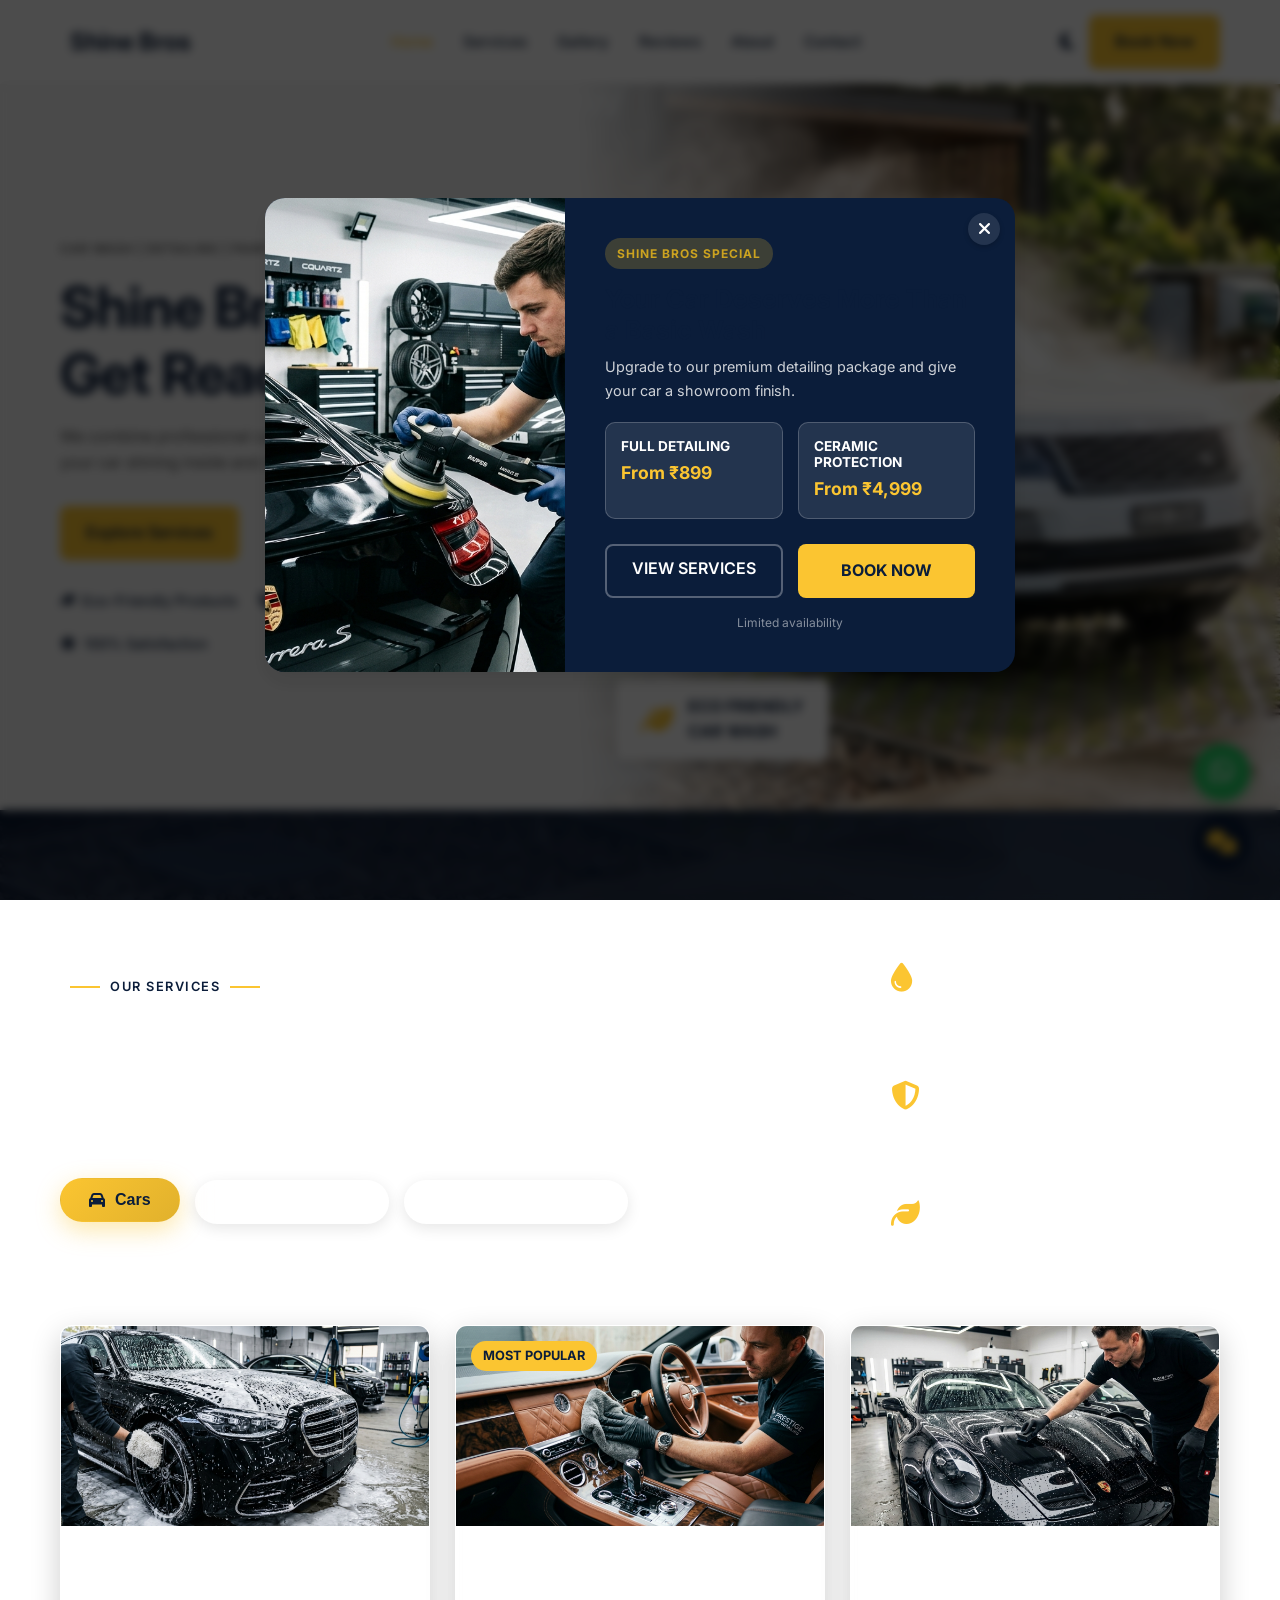
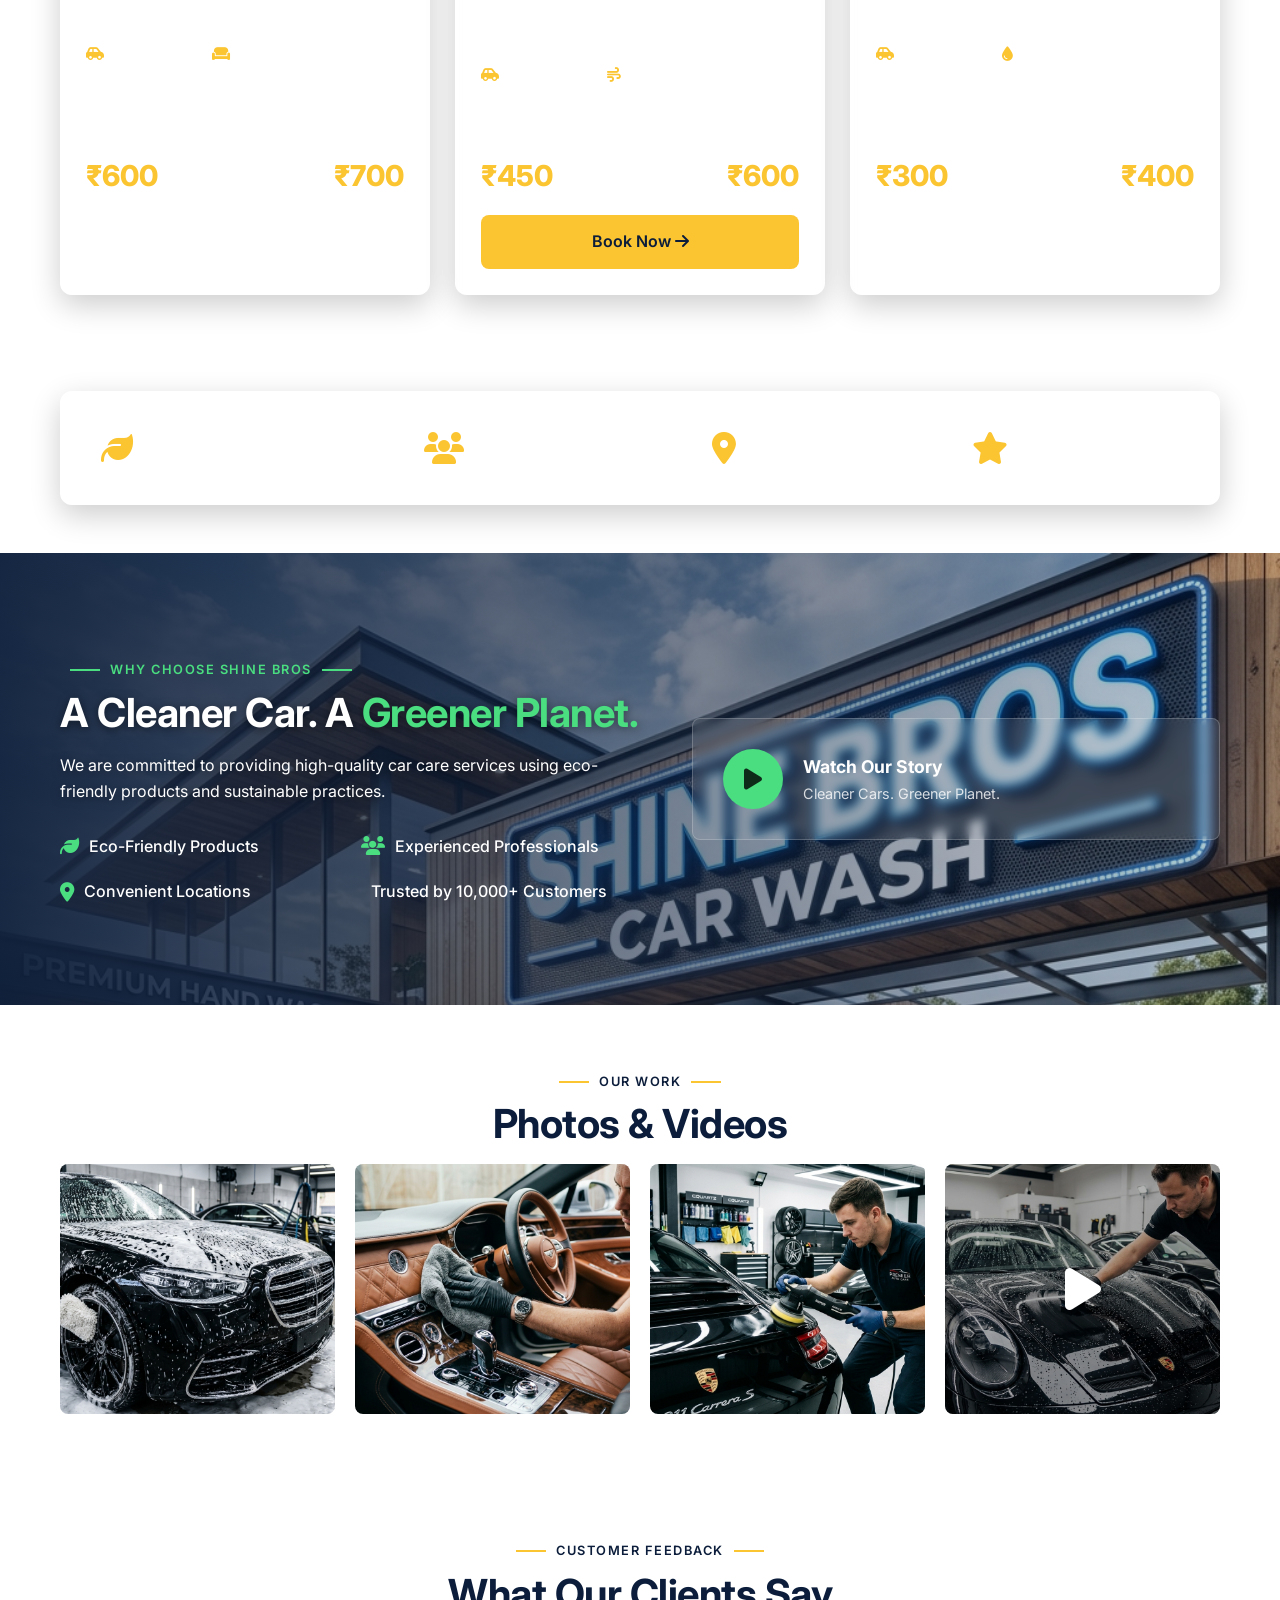
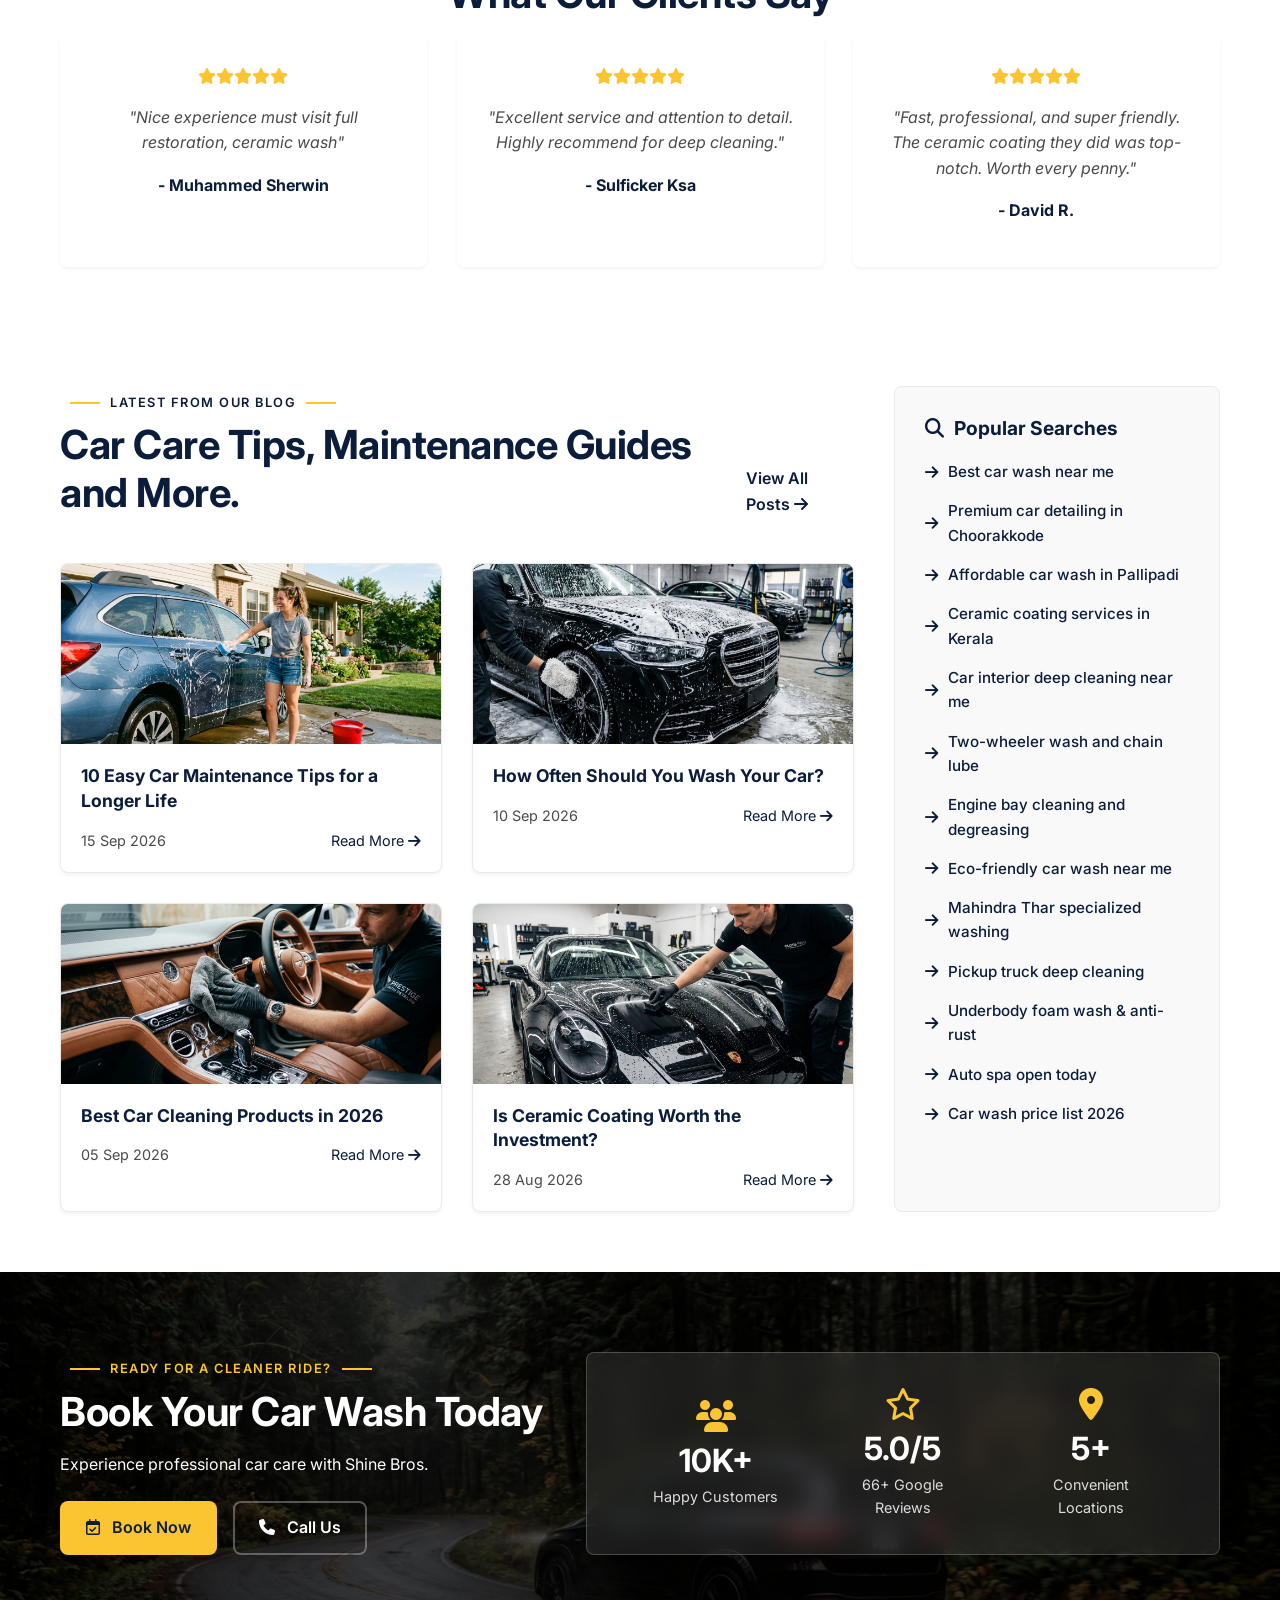
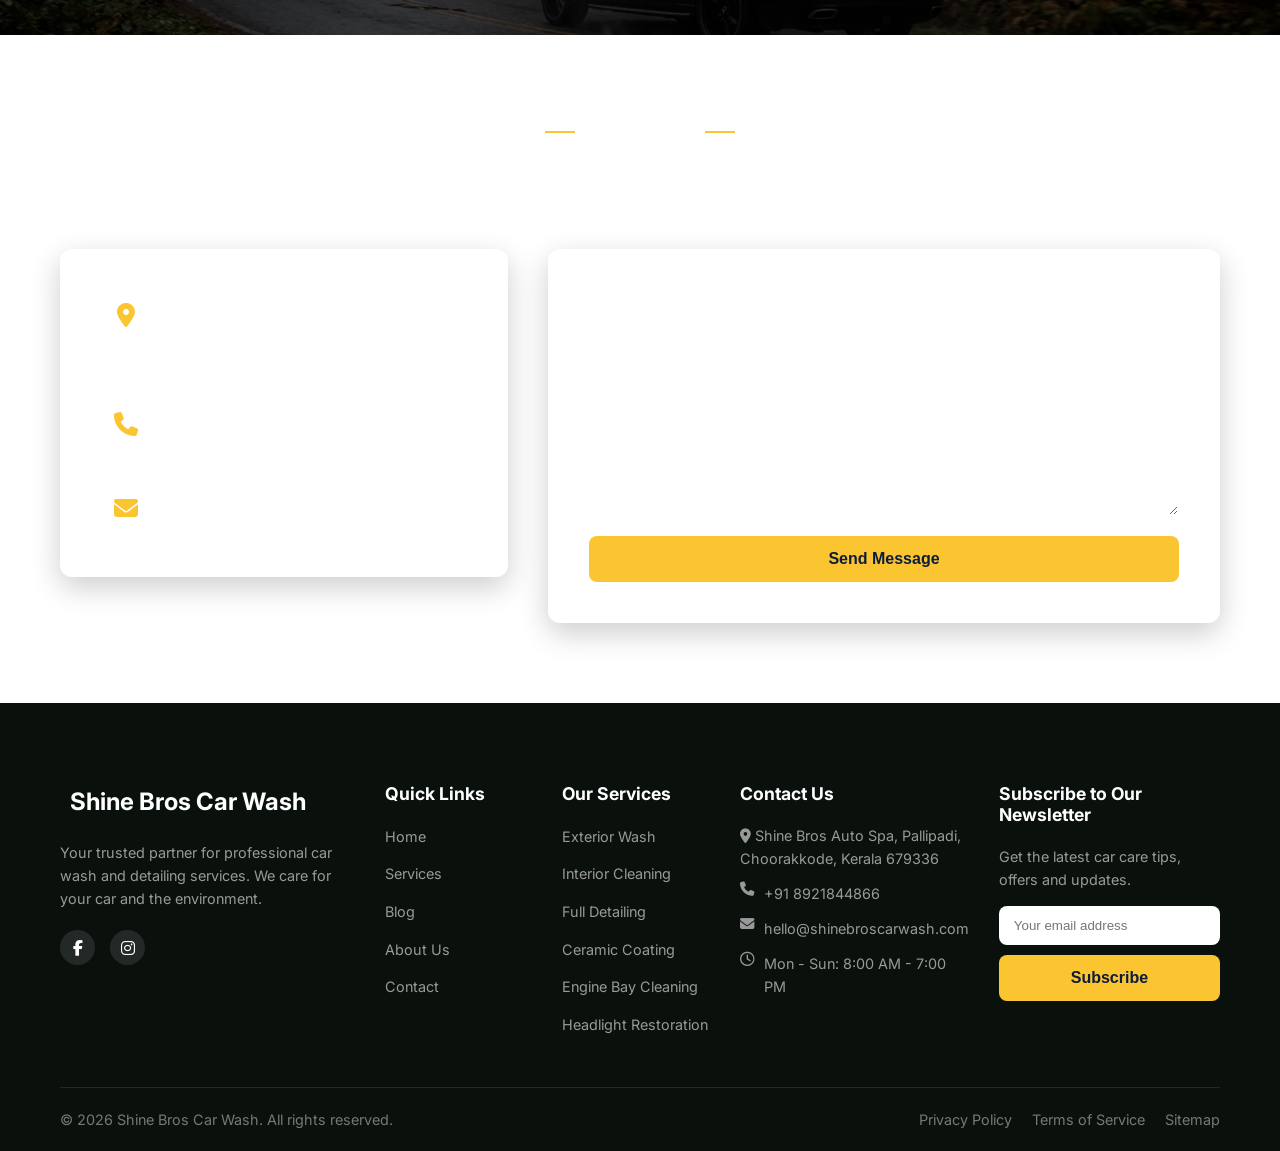
<file: index.html>
<!DOCTYPE html>
<html lang="en">
<head>
    <meta charset="UTF-8">
    <meta name="viewport" content="width=device-width, initial-scale=1.0">
    <title>Shine Bros Car Wash - Get Ready to Shine</title>
    <meta name="description" content="Professional car wash services with eco-friendly solutions to keep your car shining while protecting the environment.">
    <!-- Google Fonts: Inter -->
    <link rel="preconnect" href="https://fonts.googleapis.com">
    <link rel="preconnect" href="https://fonts.gstatic.com" crossorigin>
    <link href="https://fonts.googleapis.com/css2?family=Inter:wght@300;400;500;600;700;800&display=swap" rel="stylesheet">
    <!-- FontAwesome for Icons -->
    <link rel="stylesheet" href="https://cdnjs.cloudflare.com/ajax/libs/font-awesome/6.4.0/css/all.min.css">
    <!-- Custom CSS -->
    <link rel="stylesheet" href="styles.css">
</head>
<body>
    <!-- Header -->
    <header class="header">
        <div class="container">
            <a href="#" class="logo">
                <i class="fa-solid fa-car-wash"></i> Shine Bros
            </a>
            <nav class="nav">
                <ul class="nav-list">
                    <li><a href="#home" class="active">Home</a></li>
                    <li><a href="#services">Services</a></li>
                    <li><a href="#gallery">Gallery</a></li>
                    <li><a href="#feedback">Reviews</a></li>
                    <li><a href="#about">About</a></li>
                    <li><a href="#contact">Contact</a></li>
                </ul>
                <a href="#book" class="btn btn-primary header-mobile-cta" style="display: none;">Book Now</a>
            </nav>
              <div class="header-actions" style="display: flex; align-items: center; gap: 15px;">
                  <button id="theme-toggle" class="theme-toggle-btn" aria-label="Toggle Dark Mode" style="background: none; border: none; font-size: 1.2rem; cursor: pointer; color: var(--secondary-color);">
                      <i class="fa-solid fa-moon"></i>
                  </button>
                  <a href="#book" class="btn btn-primary">Book Now</a>
                  <button class="mobile-toggle"><i class="fa-solid fa-bars"></i></button>
              </div>
        </div>
    </header>

    <!-- Main Content -->
    <main>
        <section id="home" class="hero">
            <div class="hero-image">
                <img src="assets/hero_car.jpg" alt="White SUV being washed">
                <div class="eco-badge">
                    <i class="fa-solid fa-leaf"></i>
                    <span>ECO FRIENDLY<br>CAR WASH</span>
                </div>
            </div>
            <div class="container">
                <div class="hero-content">
                    <span class="badge reveal fade-up">CAR WASH | DETAILING | PAINT PROTECTION</span>
                    <h1 class="reveal fade-up delay-1">Shine Bros Car Wash<br><span class="text-green">Get Ready to Shine</span></h1>
                    <p class="reveal fade-up delay-2">We combine professional car wash services with top-tier detailing to keep your car shining inside and out.</p>
                    <div class="hero-actions reveal fade-up delay-3">
                        <a href="#services" class="btn btn-primary">Explore Services</a>
                        <a href="#blog" class="btn btn-outline">Read Our Blog</a>
                    </div>
                    <div class="trust-badges">
                        <div class="trust-item"><i class="fa-solid fa-leaf text-green"></i> Eco-Friendly Products</div>
                        <div class="trust-item"><i class="fa-solid fa-users text-green"></i> Trained Professionals</div>
                        <div class="trust-item"><i class="fa-solid fa-shield-halved text-green"></i> Safe for Your Car</div>
                        <div class="trust-item"><i class="fa-solid fa-star text-green"></i> 100% Satisfaction</div>
                    </div>
                </div>
            </div>
        </section>

        <!-- Services Section -->
        <section id="services" class="services">
            <div class="services-header-bg">
                <div class="container services-header-container">
                    <div class="services-header-left">
                        <span class="badge-line badge-primary reveal fade-up">OUR SERVICES</span>
                        <h2 class="reveal fade-up delay-1">Everything Your Car Needs</h2>
                        <p class="reveal fade-up delay-2">From a quick wash to advanced detailing, we offer a complete range of car care services to keep your vehicle looking new, inside and out.</p>
                        
                        <div class="pricing-tabs">
                            <button class="tab-btn active" onclick="openTab(event, 'cars')"><i class="fa-solid fa-car"></i> Cars</button>
                            <button class="tab-btn" onclick="openTab(event, 'bikes')"><i class="fa-solid fa-motorcycle"></i> Two Wheelers</button>
                            <button class="tab-btn" onclick="openTab(event, 'others')"><i class="fa-solid fa-truck-pickup"></i> Others & Add-ons</button>
                        </div>
                    </div>
                    <div class="services-header-right">
                        <div class="header-trust-badge reveal fade-right delay-1">
                            <div class="icon-wrap"><i class="fa-solid fa-droplet text-primary"></i></div>
                            <div class="badge-text">
                                <strong>Premium Products</strong>
                                <span>Safe & Eco-Friendly</span>
                            </div>
                        </div>
                        <div class="header-trust-badge reveal fade-right delay-2">
                            <div class="icon-wrap"><i class="fa-solid fa-shield-halved text-primary"></i></div>
                            <div class="badge-text">
                                <strong>Trained Professionals</strong>
                                <span>Quality You Can Trust</span>
                            </div>
                        </div>
                        <div class="header-trust-badge reveal fade-right delay-3">
                            <div class="icon-wrap"><i class="fa-solid fa-leaf text-primary"></i></div>
                            <div class="badge-text">
                                <strong>A Cleaner Tomorrow</strong>
                                <span>Better for You & the Planet</span>
                            </div>
                        </div>
                    </div>
                </div>
            </div>

            <div class="container services-content-container">
                <div id="cars" class="pricing-content active">
                    <div class="pricing-list">
                        <div class="price-item">
                            <div class="card-img">
                                <img src="assets/exterior_wash.jpg" alt="Full Wash">
                            </div>
                            <div class="card-content">
                                <div class="item-details">
                                    <h4>Full Wash</h4>
                                    <p>Complete interior and exterior deep clean</p>
                                </div>
                                <div class="item-features">
                                    <span><i class="fa-solid fa-car-side text-primary"></i> Exterior Wash</span>
                                    <span><i class="fa-solid fa-couch text-primary"></i> Interior Cleaning</span>
                                </div>
                                <div class="item-prices">
                                    <div class="price-col">
                                        <div class="price-left">
                                            <span class="size-label">5-Seater</span>
                                            <strong>₹600</strong>
                                        </div>
                                        <div class="price-left">
                                            <span class="size-label">8-Seater</span>
                                            <strong>₹700</strong>
                                        </div>
                                    </div>
                                    <a href="#book" class="btn btn-outline-light btn-sm mt-3 w-100 text-center">Book Now <i class="fa-solid fa-arrow-right"></i></a>
                                </div>
                            </div>
                        </div>
                        
                        <div class="price-item popular-card">
                            <div class="badge-popular">Most Popular</div>
                            <div class="card-img">
                                <img src="assets/interior_clean.jpg" alt="Half Wash">
                            </div>
                            <div class="card-content">
                                <div class="item-details">
                                    <h4>Half Wash</h4>
                                    <p>Standard exterior wash and quick interior vacuum</p>
                                </div>
                                <div class="item-features">
                                    <span><i class="fa-solid fa-car-side text-primary"></i> Exterior Wash</span>
                                    <span><i class="fa-solid fa-wind text-primary"></i> Quick Dry</span>
                                </div>
                                <div class="item-prices">
                                    <div class="price-col">
                                        <div class="price-left">
                                            <span class="size-label">5-Seater</span>
                                            <strong>₹450</strong>
                                        </div>
                                        <div class="price-left">
                                            <span class="size-label">8-Seater</span>
                                            <strong>₹600</strong>
                                        </div>
                                    </div>
                                    <a href="#book" class="btn btn-primary btn-sm mt-3 w-100 text-center">Book Now <i class="fa-solid fa-arrow-right"></i></a>
                                </div>
                            </div>
                        </div>

                        <div class="price-item">
                            <div class="card-img">
                                <img src="assets/ceramic_coat.jpg" alt="Body Only">
                            </div>
                            <div class="card-content">
                                <div class="item-details">
                                    <h4>Body Only</h4>
                                    <p>Exterior foam wash and dry</p>
                                </div>
                                <div class="item-features">
                                    <span><i class="fa-solid fa-car-side text-primary"></i> Exterior Wash</span>
                                    <span><i class="fa-solid fa-droplet text-primary"></i> Foam Wash</span>
                                </div>
                                <div class="item-prices">
                                    <div class="price-col">
                                        <div class="price-left">
                                            <span class="size-label">5-Seater</span>
                                            <strong>₹300</strong>
                                        </div>
                                        <div class="price-left">
                                            <span class="size-label">8-Seater</span>
                                            <strong>₹400</strong>
                                        </div>
                                    </div>
                                    <a href="#book" class="btn btn-outline-light btn-sm mt-3 w-100 text-center">Book Now <i class="fa-solid fa-arrow-right"></i></a>
                                </div>
                            </div>
                        </div>
                    </div>
                </div>

                <div id="bikes" class="pricing-content">
                    <div class="pricing-list">
                        <div class="price-item">
                            <div class="card-img">
                                <img src="assets/full_detail.jpg" alt="Bike Diesel (with chain)">
                            </div>
                            <div class="card-content">
                                <div class="item-details">
                                    <h4>Bike Diesel (w/ chain)</h4>
                                    <p>Deep cleaning including chain maintenance</p>
                                </div>
                                <div class="item-features">
                                    <span><i class="fa-solid fa-motorcycle text-primary"></i> Foam Wash</span>
                                    <span><i class="fa-solid fa-link text-primary"></i> Chain Lube</span>
                                </div>
                                <div class="item-prices">
                                    <div class="price-col single-price">
                                        <strong>₹300</strong>
                                        <a href="#book" class="btn btn-outline-light btn-sm">Book Now <i class="fa-solid fa-arrow-right"></i></a>
                                    </div>
                                </div>
                            </div>
                        </div>

                        <div class="price-item">
                            <div class="card-img">
                                <img src="assets/exterior_wash.jpg" alt="Bike Normal">
                            </div>
                            <div class="card-content">
                                <div class="item-details">
                                    <h4>Bike Normal</h4>
                                    <p>Standard foam wash for motorcycles</p>
                                </div>
                                <div class="item-features">
                                    <span><i class="fa-solid fa-motorcycle text-primary"></i> Foam Wash</span>
                                    <span><i class="fa-solid fa-wind text-primary"></i> Quick Dry</span>
                                </div>
                                <div class="item-prices">
                                    <div class="price-col single-price">
                                        <strong>₹200</strong>
                                        <a href="#book" class="btn btn-outline-light btn-sm">Book Now <i class="fa-solid fa-arrow-right"></i></a>
                                    </div>
                                </div>
                            </div>
                        </div>

                        <div class="price-item">
                            <div class="card-img">
                                <img src="assets/interior_clean.jpg" alt="Scooty Normal">
                            </div>
                            <div class="card-content">
                                <div class="item-details">
                                    <h4>Scooty Normal</h4>
                                    <p>Standard foam wash for scooters</p>
                                </div>
                                <div class="item-features">
                                    <span><i class="fa-solid fa-motorcycle text-primary"></i> Foam Wash</span>
                                </div>
                                <div class="item-prices">
                                    <div class="price-col single-price">
                                        <strong>₹150</strong>
                                        <a href="#book" class="btn btn-outline-light btn-sm">Book Now <i class="fa-solid fa-arrow-right"></i></a>
                                    </div>
                                </div>
                            </div>
                        </div>
                    </div>
                </div>

                <div id="others" class="pricing-content">
                    <div class="pricing-list">
                        <div class="price-item">
                            <div class="card-img">
                                <img src="assets/ceramic_coat.jpg" alt="Pic UP Full Wash">
                            </div>
                            <div class="card-content">
                                <div class="item-details">
                                    <h4>Pic UP Full Wash</h4>
                                    <p>Complete cleaning for pickup trucks</p>
                                </div>
                                <div class="item-features">
                                    <span><i class="fa-solid fa-truck-pickup text-primary"></i> Exterior</span>
                                    <span><i class="fa-solid fa-couch text-primary"></i> Interior</span>
                                </div>
                                <div class="item-prices">
                                    <div class="price-col single-price">
                                        <strong>₹600</strong>
                                        <a href="#book" class="btn btn-outline-light btn-sm">Book Now <i class="fa-solid fa-arrow-right"></i></a>
                                    </div>
                                </div>
                            </div>
                        </div>

                        <div class="price-item popular-card">
                            <div class="badge-popular">Most Popular</div>
                            <div class="card-img">
                                <img src="assets/full_detail.jpg" alt="Pic UP Half Wash">
                            </div>
                            <div class="card-content">
                                <div class="item-details">
                                    <h4>Pic UP Half Wash</h4>
                                    <p>Standard cleaning for pickup trucks</p>
                                </div>
                                <div class="item-features">
                                    <span><i class="fa-solid fa-truck-pickup text-primary"></i> Exterior</span>
                                    <span><i class="fa-solid fa-wind text-primary"></i> Quick Dry</span>
                                </div>
                                <div class="item-prices">
                                    <div class="price-col single-price">
                                        <strong>₹500</strong>
                                        <a href="#book" class="btn btn-primary btn-sm">Book Now <i class="fa-solid fa-arrow-right"></i></a>
                                    </div>
                                </div>
                            </div>
                        </div>

                        <div class="price-item">
                            <div class="card-img">
                                <img src="assets/exterior_wash.jpg" alt="Thar Full Wash">
                            </div>
                            <div class="card-content">
                                <div class="item-details">
                                    <h4>Thar Full Wash</h4>
                                    <p>Specialized deep cleaning for Mahindra Thar</p>
                                </div>
                                <div class="item-features">
                                    <span><i class="fa-solid fa-truck text-primary"></i> Deep Clean</span>
                                    <span><i class="fa-solid fa-dharmachakra text-primary"></i> Tires</span>
                                </div>
                                <div class="item-prices">
                                    <div class="price-col single-price">
                                        <strong>₹700</strong>
                                        <a href="#book" class="btn btn-outline-light btn-sm">Book Now <i class="fa-solid fa-arrow-right"></i></a>
                                    </div>
                                </div>
                            </div>
                        </div>

                        <div class="price-item">
                            <div class="card-img">
                                <img src="assets/engine_bay.jpg" alt="Engine Room Cleaning">
                            </div>
                            <div class="card-content">
                                <div class="item-details">
                                    <h4>Engine Room Cleaning</h4>
                                    <p>Safe and thorough engine bay detailing</p>
                                </div>
                                <div class="item-features">
                                    <span><i class="fa-solid fa-gears text-primary"></i> Degreasing</span>
                                    <span><i class="fa-solid fa-shield-halved text-primary"></i> Protection</span>
                                </div>
                                <div class="item-prices">
                                    <div class="price-col single-price">
                                        <strong>₹300</strong>
                                        <a href="#book" class="btn btn-outline-light btn-sm">Book Now <i class="fa-solid fa-arrow-right"></i></a>
                                    </div>
                                </div>
                            </div>
                        </div>

                        <div class="price-item">
                            <div class="card-img">
                                <img src="assets/headlights.jpg" alt="Under Foam Wash">
                            </div>
                            <div class="card-content">
                                <div class="item-details">
                                    <h4>Under Foam Wash</h4>
                                    <p>Underbody cleaning with foam</p>
                                </div>
                                <div class="item-features">
                                    <span><i class="fa-solid fa-car text-primary"></i> Underbody</span>
                                    <span><i class="fa-solid fa-droplet text-primary"></i> Foam</span>
                                </div>
                                <div class="item-prices">
                                    <div class="price-col single-price">
                                        <strong>₹100</strong>
                                        <a href="#book" class="btn btn-outline-light btn-sm">Book Now <i class="fa-solid fa-arrow-right"></i></a>
                                    </div>
                                </div>
                            </div>
                        </div>

                        <div class="price-item">
                            <div class="card-img">
                                <img src="assets/interior_clean.jpg" alt="Under Chemical Wash">
                            </div>
                            <div class="card-content">
                                <div class="item-details">
                                    <h4>Under Chemical Wash</h4>
                                    <p>Intensive underbody chemical treatment</p>
                                </div>
                                <div class="item-features">
                                    <span><i class="fa-solid fa-flask text-primary"></i> Chemical</span>
                                    <span><i class="fa-solid fa-shield-virus text-primary"></i> Anti-Rust</span>
                                </div>
                                <div class="item-prices">
                                    <div class="price-col single-price">
                                        <strong>₹200</strong>
                                        <a href="#book" class="btn btn-outline-light btn-sm">Book Now <i class="fa-solid fa-arrow-right"></i></a>
                                    </div>
                                </div>
                            </div>
                        </div>
                    </div>
                </div>
            </div>
            
            <div class="container mt-5 pt-5 pb-5">
                <div class="trust-bar">
                    <div class="trust-bar-item">
                        <i class="fa-solid fa-leaf text-primary"></i>
                        <div>
                            <strong>Eco-Friendly Products</strong>
                            <span>Safe for your car & the environment</span>
                        </div>
                    </div>
                    <div class="trust-bar-item">
                        <i class="fa-solid fa-users text-primary"></i>
                        <div>
                            <strong>Trained Professionals</strong>
                            <span>Experienced & certified team</span>
                        </div>
                    </div>
                    <div class="trust-bar-item">
                        <i class="fa-solid fa-location-dot text-primary"></i>
                        <div>
                            <strong>Convenient Location</strong>
                            <span>Easy access for everyone</span>
                        </div>
                    </div>
                    <div class="trust-bar-item">
                        <i class="fa-solid fa-star text-primary"></i>
                        <div>
                            <strong>100% Satisfaction</strong>
                            <span>Our customers love us</span>
                        </div>
                    </div>
                </div>
            </div>
        </section>

        <!-- Eco-Friendly / Why Choose Us -->
        <section id="about" class="eco-friendly">
            <div class="container">
                <div class="eco-content">
                    <span class="badge-line badge-light reveal fade-up">WHY CHOOSE SHINE BROS</span>
                    <h2 class="reveal fade-up delay-1">A Cleaner Car. A <span class="text-green-light">Greener Planet.</span></h2>
                    <p class="reveal fade-up delay-2">We are committed to providing high-quality car care services using eco-friendly products and sustainable practices.</p>
                    
                    <div class="eco-features">
                        <div class="feature"><i class="fa-solid fa-leaf"></i> Eco-Friendly Products</div>
                        <div class="feature"><i class="fa-solid fa-users"></i> Experienced Professionals</div>
                        <div class="feature"><i class="fa-solid fa-location-dot"></i> Convenient Locations</div>
                        <div class="feature"><i class="fa-solid fa-shield-check"></i> Trusted by 10,000+ Customers</div>
                    </div>
                </div>
                <div class="eco-video reveal scale-in delay-3">
                    <div class="play-btn">
                        <i class="fa-solid fa-play"></i>
                    </div>
                    <div class="video-text">
                        <strong>Watch Our Story</strong>
                        <span>Cleaner Cars. Greener Planet.</span>
                    </div>
                </div>
            </div>
        </section>

        <!-- Gallery Section -->
        <section id="gallery" class="gallery-section">
            <div class="container">
                <div class="section-header text-center">
                    <span class="badge-line reveal fade-up">OUR WORK</span>
                    <h2 class="reveal fade-up delay-1">Photos & Videos</h2>
                </div>
                <div class="gallery-grid">
                    <div class="gallery-item reveal scale-in delay-1"><img src="assets/exterior_wash.jpg" alt="Gallery Image 1"></div>
                    <div class="gallery-item reveal scale-in delay-2"><img src="assets/interior_clean.jpg" alt="Gallery Image 2"></div>
                    <div class="gallery-item reveal scale-in delay-3"><img src="assets/full_detail.jpg" alt="Gallery Image 3"></div>
                    <div class="gallery-item video-item reveal scale-in delay-4">
                        <img src="assets/ceramic_coat.jpg" alt="Video Thumbnail">
                        <i class="fa-solid fa-play play-icon"></i>
                    </div>
                </div>
            </div>
        </section>

        <!-- Feedback Section -->
        <section id="feedback" class="feedback-section bg-gray">
            <div class="container">
                <div class="section-header text-center">
                    <span class="badge-line reveal fade-up">CUSTOMER FEEDBACK</span>
                    <h2 class="reveal fade-up delay-1">What Our Clients Say</h2>
                </div>
                <div class="feedback-grid">
                    <div class="feedback-card reveal fade-up delay-1">
                        <div class="stars"><i class="fa-solid fa-star"></i><i class="fa-solid fa-star"></i><i class="fa-solid fa-star"></i><i class="fa-solid fa-star"></i><i class="fa-solid fa-star"></i></div>
                        <p>"Nice experience must visit full restoration, ceramic wash"</p>
                        <h4>- Muhammed Sherwin</h4>
                    </div>
                    <div class="feedback-card reveal fade-up delay-2">
                        <div class="stars"><i class="fa-solid fa-star"></i><i class="fa-solid fa-star"></i><i class="fa-solid fa-star"></i><i class="fa-solid fa-star"></i><i class="fa-solid fa-star"></i></div>
                        <p>"Excellent service and attention to detail. Highly recommend for deep cleaning."</p>
                        <h4>- Sulficker Ksa</h4>
                    </div>
                    <div class="feedback-card reveal fade-up delay-3">
                        <div class="stars"><i class="fa-solid fa-star"></i><i class="fa-solid fa-star"></i><i class="fa-solid fa-star"></i><i class="fa-solid fa-star"></i><i class="fa-solid fa-star"></i></div>
                        <p>"Fast, professional, and super friendly. The ceramic coating they did was top-notch. Worth every penny."</p>
                        <h4>- David R.</h4>
                    </div>
                </div>
            </div>
        </section>

        <!-- Blog & Popular Searches -->
        <section id="blog" class="blog-section">
            <div class="container">
                <div class="blog-layout">
                    <div class="blog-main">
                        <div class="section-header space-between">
                            <div>
                                <span class="badge-line">LATEST FROM OUR BLOG</span>
                                <h2>Car Care Tips, Maintenance Guides and More.</h2>
                            </div>
                            <a href="blog.html" class="text-green view-all">View All Posts <i class="fa-solid fa-arrow-right"></i></a>
                        </div>
                        <div class="blog-grid">
                            <article class="blog-card">
                                <img src="assets/blog_1.jpg" alt="Car Maintenance Tips">
                                <div class="blog-info">
                                    <h3>10 Easy Car Maintenance Tips for a Longer Life</h3>
                                    <div class="blog-footer">
                                        <span>15 Sep 2026</span>
                                        <a href="blog-1.html" class="text-green">Read More <i class="fa-solid fa-arrow-right"></i></a>
                                    </div>
                                </div>
                            </article>
                            <article class="blog-card">
                                <img src="assets/exterior_wash.jpg" alt="How Often Wash">
                                <div class="blog-info">
                                    <h3>How Often Should You Wash Your Car?</h3>
                                    <div class="blog-footer">
                                        <span>10 Sep 2026</span>
                                        <a href="blog-2.html" class="text-green">Read More <i class="fa-solid fa-arrow-right"></i></a>
                                    </div>
                                </div>
                            </article>
                            <article class="blog-card">
                                <img src="assets/interior_clean.jpg" alt="Cleaning Products">
                                <div class="blog-info">
                                    <h3>Best Car Cleaning Products in 2026</h3>
                                    <div class="blog-footer">
                                        <span>05 Sep 2026</span>
                                        <a href="blog-3.html" class="text-green">Read More <i class="fa-solid fa-arrow-right"></i></a>
                                    </div>
                                </div>
                            </article>
                            <article class="blog-card">
                                <img src="assets/ceramic_coat.jpg" alt="Ceramic Coating">
                                <div class="blog-info">
                                    <h3>Is Ceramic Coating Worth the Investment?</h3>
                                    <div class="blog-footer">
                                        <span>28 Aug 2026</span>
                                        <a href="blog-4.html" class="text-green">Read More <i class="fa-solid fa-arrow-right"></i></a>
                                    </div>
                                </div>
                            </article>
                        </div>
                    </div>
                    <div class="popular-searches">
                        <h3><i class="fa-solid fa-magnifying-glass text-green"></i> Popular Searches</h3>
                        <ul>
                            <li><a href="#services"><i class="fa-solid fa-arrow-right text-green"></i> Best car wash near me</a></li>
                            <li><a href="#services"><i class="fa-solid fa-arrow-right text-green"></i> Premium car detailing in Choorakkode</a></li>
                            <li><a href="#services"><i class="fa-solid fa-arrow-right text-green"></i> Affordable car wash in Pallipadi</a></li>
                            <li><a href="#services"><i class="fa-solid fa-arrow-right text-green"></i> Ceramic coating services in Kerala</a></li>
                            <li><a href="#services"><i class="fa-solid fa-arrow-right text-green"></i> Car interior deep cleaning near me</a></li>
                            <li><a href="#services"><i class="fa-solid fa-arrow-right text-green"></i> Two-wheeler wash and chain lube</a></li>
                            <li><a href="#services"><i class="fa-solid fa-arrow-right text-green"></i> Engine bay cleaning and degreasing</a></li>
                            <li><a href="#about"><i class="fa-solid fa-arrow-right text-green"></i> Eco-friendly car wash near me</a></li>
                            <li><a href="#services"><i class="fa-solid fa-arrow-right text-green"></i> Mahindra Thar specialized washing</a></li>
                            <li><a href="#services"><i class="fa-solid fa-arrow-right text-green"></i> Pickup truck deep cleaning</a></li>
                            <li><a href="#services"><i class="fa-solid fa-arrow-right text-green"></i> Underbody foam wash & anti-rust</a></li>
                            <li><a href="#contact"><i class="fa-solid fa-arrow-right text-green"></i> Auto spa open today</a></li>
                            <li><a href="#services"><i class="fa-solid fa-arrow-right text-green"></i> Car wash price list 2026</a></li>
                        </ul>
                    </div>
                </div>
            </div>
        </section>

        <!-- CTA & Stats -->
        <section id="book" class="cta-section">
            <div class="container">
                <div class="cta-content">
                    <span class="badge-line badge-primary reveal fade-left">READY FOR A CLEANER RIDE?</span>
                    <h2 class="mb-3 reveal fade-left delay-1">Book Your Car Wash Today</h2>
                    <p class="mb-4 reveal fade-left delay-2">Experience professional car care with Shine Bros.</p>
                    <div class="d-flex gap-3 mt-4">
                        <a href="#contact" class="btn btn-primary"><i class="fa-regular fa-calendar-check me-2"></i> Book Now</a>
                        <a href="tel:+918921844866" class="btn btn-outline-light"><i class="fa-solid fa-phone me-2"></i> Call Us</a>
                    </div>
                </div>
                <div class="cta-stats">
                    <div class="stat-item reveal fade-right delay-1">
                        <i class="fa-solid fa-users"></i>
                        <h3>10K+</h3>
                        <p>Happy Customers</p>
                    </div>
                    <div class="stat-item reveal fade-right delay-2">
                        <i class="fa-regular fa-star"></i>
                        <h3>5.0/5</h3>
                        <p>66+ Google Reviews</p>
                    </div>
                    <div class="stat-item reveal fade-right delay-3">
                        <i class="fa-solid fa-location-dot"></i>
                        <h3>5+</h3>
                        <p>Convenient Locations</p>
                    </div>
                </div>
            </div>
        </section>

        <!-- Contact Section -->
        <section id="contact" class="contact-section">
            <div class="container">
                <div class="section-header text-center">
                    <span class="badge-line reveal fade-up">GET IN TOUCH</span>
                    <h2 class="reveal fade-up delay-1">Contact Us</h2>
                </div>
                <div class="contact-grid">
                    <div class="contact-info reveal fade-left delay-2">
                        <div class="info-item">
                            <i class="fa-solid fa-location-dot"></i>
                            <div>
                                <h4>Our Location</h4>
                                <p><a href="https://www.google.com/maps/dir//Shine+Bros+Auto+Spa,+Pallipadi,+Choorakkode,+Keralam+679336/@9.9434654,76.3521509,15z/data=!4m8!4m7!1m0!1m5!1m1!1s0x3ba7c57250f399d9:0xfbac68a38a43b9d0!2m2!1d76.22999!2d10.8257762?hl=en-IN&entry=ttu&g_ep=EgoyMDI2MDkxNi4wIKXMDSoASAFQAw%3D%3D" target="_blank" rel="noopener noreferrer" style="color: var(--secondary-color); font-weight: 600; text-decoration: underline;">Shine Bros Auto Spa, Pallipadi,<br>Choorakkode, Kerala 679336</a></p>
                            </div>
                        </div>
                        <div class="info-item">
                            <i class="fa-solid fa-phone"></i>
                            <div>
                                <h4>Call Us</h4>
                                <p>+91 8921844866</p>
                            </div>
                        </div>
                        <div class="info-item">
                            <i class="fa-solid fa-envelope"></i>
                            <div>
                                <h4>Email Us</h4>
                                <p>hello@shinebroscarwash.com</p>
                            </div>
                        </div>
                    </div>
                    <form class="contact-form reveal fade-right delay-3">
                        <input type="text" placeholder="Your Name" required>
                        <input type="email" placeholder="Your Email" required>
                        <textarea rows="4" placeholder="Your Message" required></textarea>
                        <button type="submit" class="btn btn-primary">Send Message</button>
                    </form>
                </div>
            </div>
        </section>
    </main>

    <!-- Footer -->
    <footer class="footer">
        <div class="container">
            <div class="footer-grid">
                <div class="footer-brand">
                    <a href="#" class="logo">
                        <i class="fa-solid fa-car-wash"></i> Shine Bros Car Wash
                    </a>
                    <p>Your trusted partner for professional car wash and detailing services. We care for your car and the environment.</p>
                    <div class="social-links">
                        <a href="https://www.facebook.com/p/Shine-Bros-Auto-Spa-61588641463879/" target="_blank" rel="noopener noreferrer"><i class="fa-brands fa-facebook-f"></i></a>
                        <a href="https://www.instagram.com/shine_bros__/" target="_blank" rel="noopener noreferrer"><i class="fa-brands fa-instagram"></i></a>
                    </div>
                </div>
                <div class="footer-links">
                    <h4>Quick Links</h4>
                    <ul>
                        <li><a href="#home">Home</a></li>
                        <li><a href="#services">Services</a></li>
                        <li><a href="#blog">Blog</a></li>
                        <li><a href="#about">About Us</a></li>
                        <li><a href="#contact">Contact</a></li>
                    </ul>
                </div>
                <div class="footer-links">
                    <h4>Our Services</h4>
                    <ul>
                        <li><a href="#">Exterior Wash</a></li>
                        <li><a href="#">Interior Cleaning</a></li>
                        <li><a href="#">Full Detailing</a></li>
                        <li><a href="#">Ceramic Coating</a></li>
                        <li><a href="#">Engine Bay Cleaning</a></li>
                        <li><a href="#">Headlight Restoration</a></li>
                    </ul>
                </div>
                <div class="footer-contact">
                    <h4>Contact Us</h4>
                    <ul>
                        <li><a href="https://www.google.com/maps/dir//Shine+Bros+Auto+Spa,+Pallipadi,+Choorakkode,+Keralam+679336/@9.9434654,76.3521509,15z/data=!4m8!4m7!1m0!1m5!1m1!1s0x3ba7c57250f399d9:0xfbac68a38a43b9d0!2m2!1d76.22999!2d10.8257762?hl=en-IN&entry=ttu&g_ep=EgoyMDI2MDkxNi4wIKXMDSoASAFQAw%3D%3D" target="_blank" rel="noopener noreferrer" style="color: inherit;"><i class="fa-solid fa-location-dot"></i> Shine Bros Auto Spa, Pallipadi, Choorakkode, Kerala 679336</a></li>
                        <li><i class="fa-solid fa-phone"></i> +91 8921844866</li>
                        <li><i class="fa-solid fa-envelope"></i> hello@shinebroscarwash.com</li>
                        <li><i class="fa-regular fa-clock"></i> Mon - Sun: 8:00 AM - 7:00 PM</li>
                    </ul>
                </div>
                <div class="footer-newsletter">
                    <h4>Subscribe to Our Newsletter</h4>
                    <p>Get the latest car care tips, offers and updates.</p>
                    <form class="newsletter-form">
                        <input type="email" placeholder="Your email address" required>
                        <button type="submit" class="btn btn-primary">Subscribe</button>
                    </form>
                </div>
            </div>
            <div class="footer-bottom">
                <p>&copy; 2026 Shine Bros Car Wash. All rights reserved.</p>
                <div class="legal-links">
                    <a href="privacy-policy.html">Privacy Policy</a>
                    <a href="terms-of-service.html">Terms of Service</a>
                    <a href="sitemap.html">Sitemap</a>
                </div>
            </div>
        </div>
    </footer>
    <!-- Booking Modal -->
    <div id="bookingModal" class="modal-overlay">
        <div class="modal-container">
            <span class="close-modal"><i class="fa-solid fa-xmark"></i></span>
            <div class="modal-header text-center">
                <span class="badge-line badge-primary">BOOK NOW</span>
                <h2 class="mb-2">Schedule Your Wash</h2>
                <p>Fill out the details below and we will confirm your appointment.</p>
            </div>
            <form class="booking-form-modal">
                <div class="form-group-row">
                    <div class="form-group">
                        <label>Your Name</label>
                        <input type="text" placeholder="John Doe" required>
                    </div>
                    <div class="form-group">
                        <label>Phone Number</label>
                        <input type="tel" placeholder="+91 8921844866" pattern="[\+0-9\s]+" oninput="this.value = this.value.replace(/[^0-9+\s]/g, '')" required>
                    </div>
                </div>
                <div class="form-group">
                    <label>Vehicle Type & Service</label>
                    <select required id="modalServiceSelect">
                        <option value="">Select Wash Type</option>
                        <optgroup label="Cars (5/8 Seater)">
                            <option value="car_full">Full Wash</option>
                            <option value="car_half">Half Wash</option>
                            <option value="car_body">Body Only</option>
                        </optgroup>
                        <optgroup label="Two Wheelers">
                            <option value="bike_diesel">Bike Diesel (with chain)</option>
                            <option value="bike_normal">Bike Normal</option>
                            <option value="scooty_normal">Scooty Normal</option>
                        </optgroup>
                        <optgroup label="Others & Add-ons">
                            <option value="pickup_full">Pic UP Full Wash</option>
                            <option value="pickup_half">Pic UP Half Wash</option>
                            <option value="thar_full">Thar Full Wash</option>
                            <option value="engine_room">Engine Room Cleaning</option>
                            <option value="under_foam">Under Foam Wash</option>
                            <option value="under_chemical">Under Chemical Wash</option>
                        </optgroup>
                    </select>
                </div>
                <div class="form-group-row">
                    <div class="form-group">
                        <label>Preferred Date</label>
                        <input type="date" required>
                    </div>
                    <div class="form-group">
                        <label>Preferred Time</label>
                        <input type="time" required>
                    </div>
                </div>
                <button type="submit" class="btn btn-primary w-100 mt-3">Confirm Booking</button>
            </form>
        </div>
    </div>

    <!-- Promotional Popups -->
    <!-- Popup 1: Timer Offer -->
    <div id="promoPopup1" class="promo-popup-overlay">
        <div class="promo-popup-modal promo-popup-1">
            <button class="promo-close-btn" aria-label="Close" data-close="promoPopup1"><i class="fa-solid fa-xmark"></i></button>
            <div class="promo-img-wrapper">
                <img src="assets/hero_car.jpg" alt="Professional Shine Bros car wash and detailing service" loading="lazy">
            </div>
            <div class="promo-content">
                <span class="promo-badge">LIMITED TIME OFFER</span>
                <h3 class="promo-headline">Give Your Car the Shine It Deserves ✨</h3>
                <p class="promo-subheading">Get premium car wash & detailing services from Shine Bros.</p>
                <div class="promo-offer">20% OFF</div>
                <p class="promo-supporting">Book your first wash today and save.</p>
                <a href="#book" class="btn btn-primary promo-btn" data-close="promoPopup1">BOOK NOW</a>
                <span class="promo-secondary-text">Limited-time offer</span>
            </div>
        </div>
    </div>

    <!-- Popup 2: Scroll Offer -->
    <div id="promoPopup2" class="promo-popup-overlay">
        <div class="promo-popup-modal promo-popup-2">
            <button class="promo-close-btn" aria-label="Close" data-close="promoPopup2"><i class="fa-solid fa-xmark"></i></button>
            <div class="promo-img-wrapper">
                <img src="assets/full_detail.jpg" alt="Car detailing and polishing service at Shine Bros" loading="lazy">
            </div>
            <div class="promo-content">
                <span class="promo-badge">SHINE BROS SPECIAL</span>
                <h3 class="promo-headline">Your Car Deserves More Than a Basic Wash</h3>
                <p class="promo-text">Upgrade to our premium detailing package and give your car a showroom finish.</p>
                
                <div class="promo-cards">
                    <div class="promo-card">
                        <h4>FULL DETAILING</h4>
                        <span>From ₹899</span>
                    </div>
                    <div class="promo-card">
                        <h4>CERAMIC PROTECTION</h4>
                        <span>From ₹4,999</span>
                    </div>
                </div>

                <div class="promo-actions">
                    <a href="#services" class="btn promo-btn-secondary" data-close="promoPopup2">VIEW SERVICES</a>
                    <a href="#book" class="btn btn-primary promo-btn" data-close="promoPopup2">BOOK NOW</a>
                </div>
                <span class="promo-secondary-text">Limited availability</span>
            </div>
        </div>
    </div>
    <!-- Floating Action Buttons: WhatsApp + Chatbot -->
    <div class="floating-actions">
        <a href="https://wa.me/918921844866?text=Hi%20Shine%20Bros!%20I%27d%20like%20to%20know%20more%20about%20your%20services." class="fab-whatsapp" target="_blank" rel="noopener noreferrer" aria-label="Chat on WhatsApp">
            <i class="fa-brands fa-whatsapp"></i>
        </a>
        <button class="fab-chatbot" id="chatbotToggle" aria-label="Open chat">
            <i class="fa-solid fa-comments"></i>
        </button>
    </div>

    <!-- Chatbot Widget -->
    <div class="chatbot-widget" id="chatbotWidget">
        <div class="chatbot-header">
            <div class="chatbot-header-info">
                <div class="chatbot-avatar"><i class="fa-solid fa-car-wash"></i></div>
                <div>
                    <strong>Shine Bros</strong>
                    <span class="chatbot-status">Online</span>
                </div>
            </div>
            <button class="chatbot-close" id="chatbotClose" aria-label="Close chat"><i class="fa-solid fa-xmark"></i></button>
        </div>
        <div class="chatbot-messages" id="chatbotMessages">
            <!-- Messages will be injected by JS -->
        </div>
        <div class="chatbot-quick-actions" id="chatbotQuickActions">
            <button data-query="pricing">💰 Pricing</button>
            <button data-query="services">🚗 Services</button>
            <button data-query="location">📍 Location</button>
            <button data-query="contact">📞 Contact</button>
            <button data-query="hours">🕐 Hours</button>
            <button data-query="book">📅 Book Now</button>
        </div>
        <div class="chatbot-input-area">
            <input type="text" id="chatbotInput" placeholder="Ask about our services..." autocomplete="off">
            <button id="chatbotSend" aria-label="Send message"><i class="fa-solid fa-paper-plane"></i></button>
        </div>
    </div>

    <!-- Scroll Reveal Animations -->
    <script>
        document.addEventListener('DOMContentLoaded', () => {
            const reveals = document.querySelectorAll('.reveal');
            
            const observer = new IntersectionObserver((entries) => {
                entries.forEach(entry => {
                    if (entry.isIntersecting) {
                        entry.target.classList.add('visible');
                        observer.unobserve(entry.target);
                    }
                });
            }, {
                threshold: 0.05,
                rootMargin: '0px 0px -20px 0px'
            });
            
            reveals.forEach(el => observer.observe(el));
        });
    </script>

    <script src="script.js"></script>
</body>
</html>
</file>
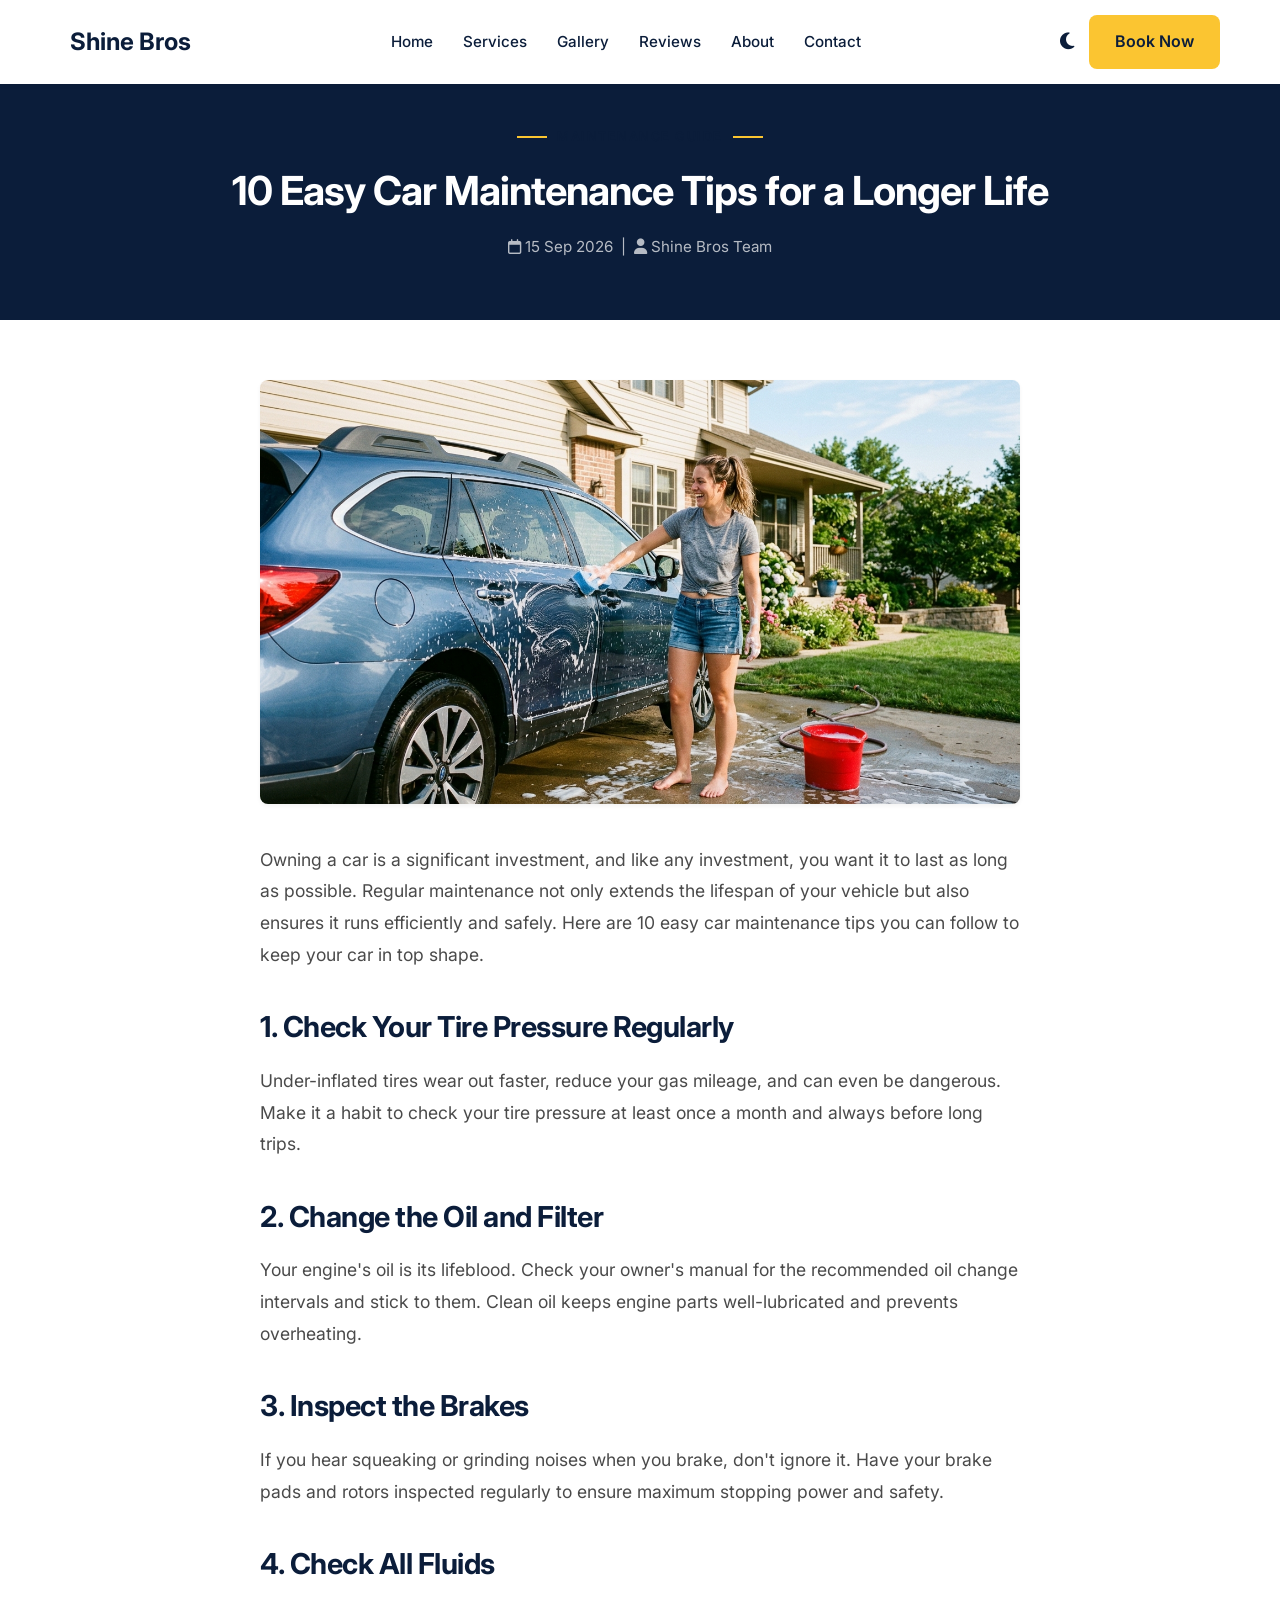
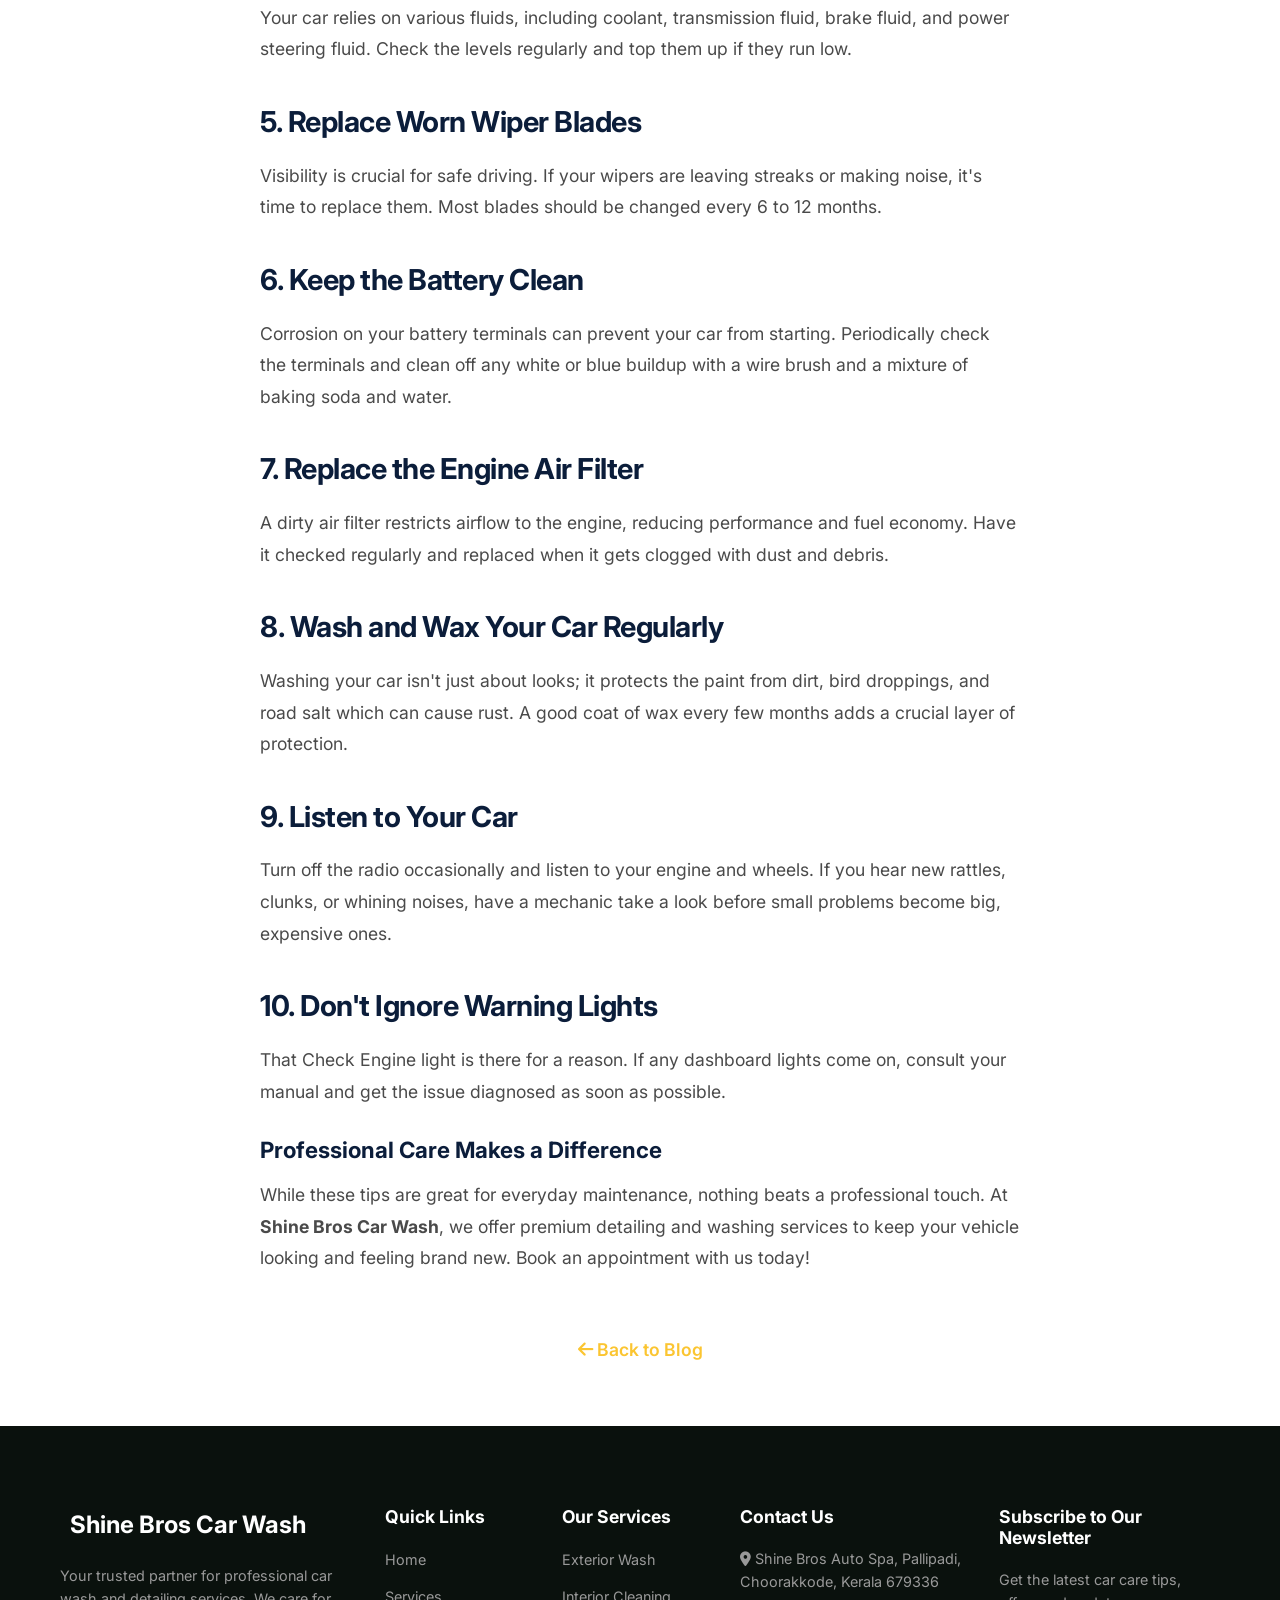
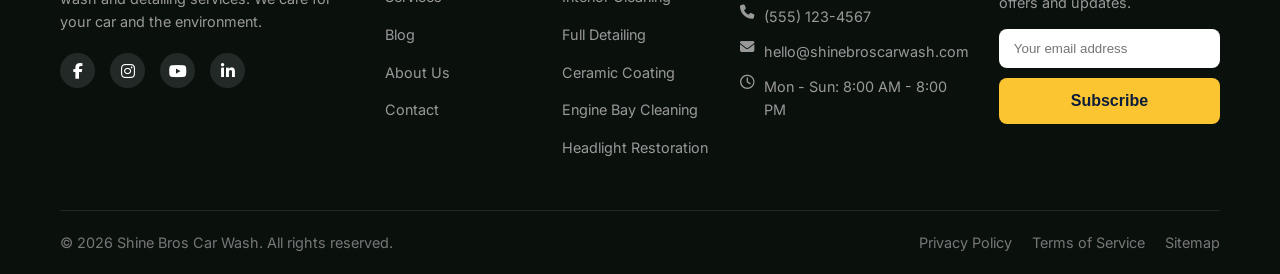
<file: blog-1.html>
<!DOCTYPE html>
<html lang="en">
<head>
    <meta charset="UTF-8">
    <meta name="viewport" content="width=device-width, initial-scale=1.0">
    <!-- SEO Meta Tags -->
    <title>10 Easy Car Maintenance Tips for a Longer Life | Shine Bros Car Wash</title>
    <meta name="description" content="Discover 10 easy and essential car maintenance tips to extend the life of your vehicle. Expert advice from Shine Bros Car Wash.">
    <meta name="keywords" content="car maintenance tips, car care, extend car life, Shine Bros, auto detailing">
    <meta name="author" content="Shine Bros Car Wash">
    <link rel="canonical" href="https://shinebroscarwash.com/blog-1.html" />
    
    <!-- Open Graph for Social Sharing -->
    <meta property="og:title" content="10 Easy Car Maintenance Tips for a Longer Life">
    <meta property="og:description" content="Keep your car running smoothly and looking brand new with these 10 simple maintenance tips.">
    <meta property="og:image" content="https://shinebroscarwash.com/assets/blog_1.jpg">
    <meta property="og:url" content="https://shinebroscarwash.com/blog-1.html">
    <meta property="og:type" content="article">
    
    <!-- Google Fonts: Inter -->
    <link rel="preconnect" href="https://fonts.googleapis.com">
    <link rel="preconnect" href="https://fonts.gstatic.com" crossorigin>
    <link href="https://fonts.googleapis.com/css2?family=Inter:wght@300;400;500;600;700;800&display=swap" rel="stylesheet">
    <!-- FontAwesome for Icons -->
    <link rel="stylesheet" href="https://cdnjs.cloudflare.com/ajax/libs/font-awesome/6.4.0/css/all.min.css">
    <!-- Custom CSS -->
    <link rel="stylesheet" href="styles.css">

    <!-- JSON-LD Article Schema for SEO -->
    <script type="application/ld+json">
    {
      "@context": "https://schema.org",
      "@type": "Article",
      "headline": "10 Easy Car Maintenance Tips for a Longer Life",
      "image": [
        "https://shinebroscarwash.com/assets/blog_1.jpg"
       ],
      "datePublished": "2026-09-15T08:00:00+08:00",
      "dateModified": "2026-09-15T08:00:00+08:00",
      "author": [{
          "@type": "Organization",
          "name": "Shine Bros Car Wash",
          "url": "https://shinebroscarwash.com"
        }]
    }
    </script>
</head>
<body>
    <!-- Header -->
    <header class="header">
        <div class="container">
            <a href="index.html" class="logo">
                <i class="fa-solid fa-car-wash"></i> Shine Bros
            </a>
            <nav class="nav">
                <ul class="nav-list">
                    <li><a href="index.html#home">Home</a></li>
                    <li><a href="index.html#services">Services</a></li>
                    <li><a href="index.html#gallery">Gallery</a></li>
                    <li><a href="index.html#feedback">Reviews</a></li>
                    <li><a href="index.html#about">About</a></li>
                    <li><a href="index.html#contact">Contact</a></li>
                </ul>
            </nav>
            <div class="header-actions" style="display: flex; align-items: center; gap: 15px;">
                <button id="theme-toggle" class="theme-toggle-btn" aria-label="Toggle Dark Mode" style="background: none; border: none; font-size: 1.2rem; cursor: pointer; color: var(--secondary-color);">
                    <i class="fa-solid fa-moon"></i>
                </button>
                <a href="index.html#book" class="btn btn-primary">Book Now</a>
                <button class="mobile-toggle"><i class="fa-solid fa-bars"></i></button>
            </div>
        </div>
    </header>

    <main>
        <section class="blog-post-header">
            <div class="container">
                <span class="badge-line badge-primary" style="justify-content: center; margin-bottom: 20px;">MAINTENANCE GUIDE</span>
                <h1>10 Easy Car Maintenance Tips for a Longer Life</h1>
                <div class="blog-meta">
                    <i class="fa-regular fa-calendar"></i> 15 Sep 2026 &nbsp;|&nbsp; <i class="fa-solid fa-user"></i> Shine Bros Team
                </div>
            </div>
        </section>

        <article class="blog-post-content">
            <img src="assets/blog_1.jpg" alt="Car Maintenance Tips" class="blog-post-image">
            
            <p>Owning a car is a significant investment, and like any investment, you want it to last as long as possible. Regular maintenance not only extends the lifespan of your vehicle but also ensures it runs efficiently and safely. Here are 10 easy car maintenance tips you can follow to keep your car in top shape.</p>
            
            <h2>1. Check Your Tire Pressure Regularly</h2>
            <p>Under-inflated tires wear out faster, reduce your gas mileage, and can even be dangerous. Make it a habit to check your tire pressure at least once a month and always before long trips.</p>
            
            <h2>2. Change the Oil and Filter</h2>
            <p>Your engine's oil is its lifeblood. Check your owner's manual for the recommended oil change intervals and stick to them. Clean oil keeps engine parts well-lubricated and prevents overheating.</p>
            
            <h2>3. Inspect the Brakes</h2>
            <p>If you hear squeaking or grinding noises when you brake, don't ignore it. Have your brake pads and rotors inspected regularly to ensure maximum stopping power and safety.</p>
            
            <h2>4. Check All Fluids</h2>
            <p>Your car relies on various fluids, including coolant, transmission fluid, brake fluid, and power steering fluid. Check the levels regularly and top them up if they run low.</p>
            
            <h2>5. Replace Worn Wiper Blades</h2>
            <p>Visibility is crucial for safe driving. If your wipers are leaving streaks or making noise, it's time to replace them. Most blades should be changed every 6 to 12 months.</p>
            
            <h2>6. Keep the Battery Clean</h2>
            <p>Corrosion on your battery terminals can prevent your car from starting. Periodically check the terminals and clean off any white or blue buildup with a wire brush and a mixture of baking soda and water.</p>
            
            <h2>7. Replace the Engine Air Filter</h2>
            <p>A dirty air filter restricts airflow to the engine, reducing performance and fuel economy. Have it checked regularly and replaced when it gets clogged with dust and debris.</p>
            
            <h2>8. Wash and Wax Your Car Regularly</h2>
            <p>Washing your car isn't just about looks; it protects the paint from dirt, bird droppings, and road salt which can cause rust. A good coat of wax every few months adds a crucial layer of protection.</p>
            
            <h2>9. Listen to Your Car</h2>
            <p>Turn off the radio occasionally and listen to your engine and wheels. If you hear new rattles, clunks, or whining noises, have a mechanic take a look before small problems become big, expensive ones.</p>
            
            <h2>10. Don't Ignore Warning Lights</h2>
            <p>That Check Engine light is there for a reason. If any dashboard lights come on, consult your manual and get the issue diagnosed as soon as possible.</p>
            
            <h3>Professional Care Makes a Difference</h3>
            <p>While these tips are great for everyday maintenance, nothing beats a professional touch. At <strong>Shine Bros Car Wash</strong>, we offer premium detailing and washing services to keep your vehicle looking and feeling brand new. Book an appointment with us today!</p>
            
            <div class="text-center" style="text-align: center;">
                <a href="index.html#blog" class="back-to-blog"><i class="fa-solid fa-arrow-left"></i> Back to Blog</a>
            </div>
        </article>
    </main>

    <!-- Footer -->
    <footer class="footer">
        <div class="container">
            <div class="footer-grid">
                <div class="footer-brand">
                    <a href="index.html" class="logo">
                        <i class="fa-solid fa-car-wash"></i> Shine Bros Car Wash
                    </a>
                    <p>Your trusted partner for professional car wash and detailing services. We care for your car and the environment.</p>
                    <div class="social-links">
                        <a href="#"><i class="fa-brands fa-facebook-f"></i></a>
                        <a href="https://www.instagram.com/shine_bros__/" target="_blank" rel="noopener noreferrer"><i class="fa-brands fa-instagram"></i></a>
                        <a href="#"><i class="fa-brands fa-youtube"></i></a>
                        <a href="#"><i class="fa-brands fa-linkedin-in"></i></a>
                    </div>
                </div>
                <div class="footer-links">
                    <h4>Quick Links</h4>
                    <ul>
                        <li><a href="index.html#home">Home</a></li>
                        <li><a href="index.html#services">Services</a></li>
                        <li><a href="index.html#blog">Blog</a></li>
                        <li><a href="index.html#about">About Us</a></li>
                        <li><a href="index.html#contact">Contact</a></li>
                    </ul>
                </div>
                <div class="footer-links">
                    <h4>Our Services</h4>
                    <ul>
                        <li><a href="index.html#services">Exterior Wash</a></li>
                        <li><a href="index.html#services">Interior Cleaning</a></li>
                        <li><a href="index.html#services">Full Detailing</a></li>
                        <li><a href="index.html#services">Ceramic Coating</a></li>
                        <li><a href="index.html#services">Engine Bay Cleaning</a></li>
                        <li><a href="index.html#services">Headlight Restoration</a></li>
                    </ul>
                </div>
                <div class="footer-contact">
                    <h4>Contact Us</h4>
                    <ul>
                        <li><a href="https://www.google.com/maps/dir//Shine+Bros+Auto+Spa,+Pallipadi,+Choorakkode,+Keralam+679336/@9.9434654,76.3521509,15z/data=!4m8!4m7!1m0!1m5!1m1!1s0x3ba7c57250f399d9:0xfbac68a38a43b9d0!2m2!1d76.22999!2d10.8257762?hl=en-IN&entry=ttu&g_ep=EgoyMDI2MDkxNi4wIKXMDSoASAFQAw%3D%3D" target="_blank" rel="noopener noreferrer" style="color: inherit;"><i class="fa-solid fa-location-dot"></i> Shine Bros Auto Spa, Pallipadi, Choorakkode, Kerala 679336</a></li>
                        <li><i class="fa-solid fa-phone"></i> (555) 123-4567</li>
                        <li><i class="fa-solid fa-envelope"></i> hello@shinebroscarwash.com</li>
                        <li><i class="fa-regular fa-clock"></i> Mon - Sun: 8:00 AM - 8:00 PM</li>
                    </ul>
                </div>
                <div class="footer-newsletter">
                    <h4>Subscribe to Our Newsletter</h4>
                    <p>Get the latest car care tips, offers and updates.</p>
                    <form class="newsletter-form">
                        <input type="email" placeholder="Your email address" required>
                        <button type="submit" class="btn btn-primary">Subscribe</button>
                    </form>
                </div>
            </div>
            <div class="footer-bottom">
                <p>&copy; 2026 Shine Bros Car Wash. All rights reserved.</p>
                <div class="legal-links">
                    <a href="#">Privacy Policy</a>
                    <a href="#">Terms of Service</a>
                    <a href="#">Sitemap</a>
                </div>
            </div>
        </div>
    </footer>

    <script src="script.js"></script>
</body>
</html>
</file>
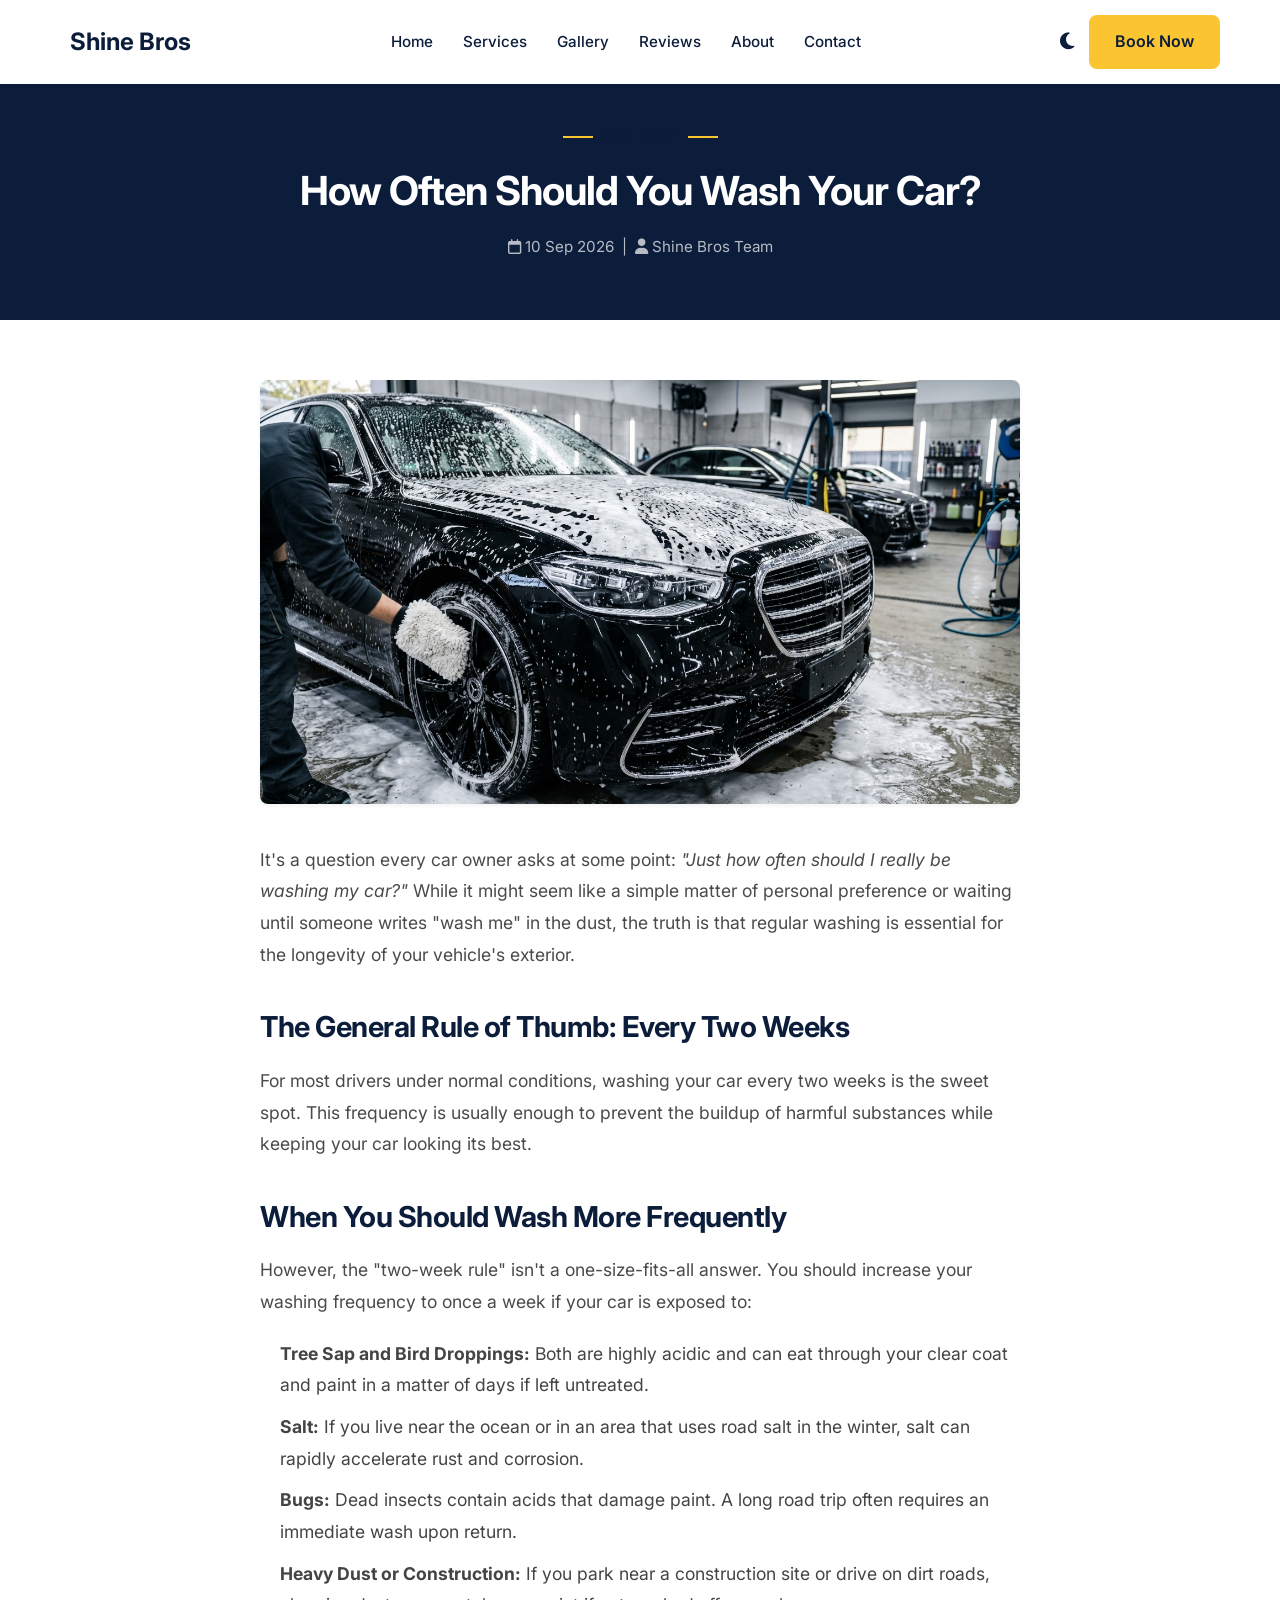
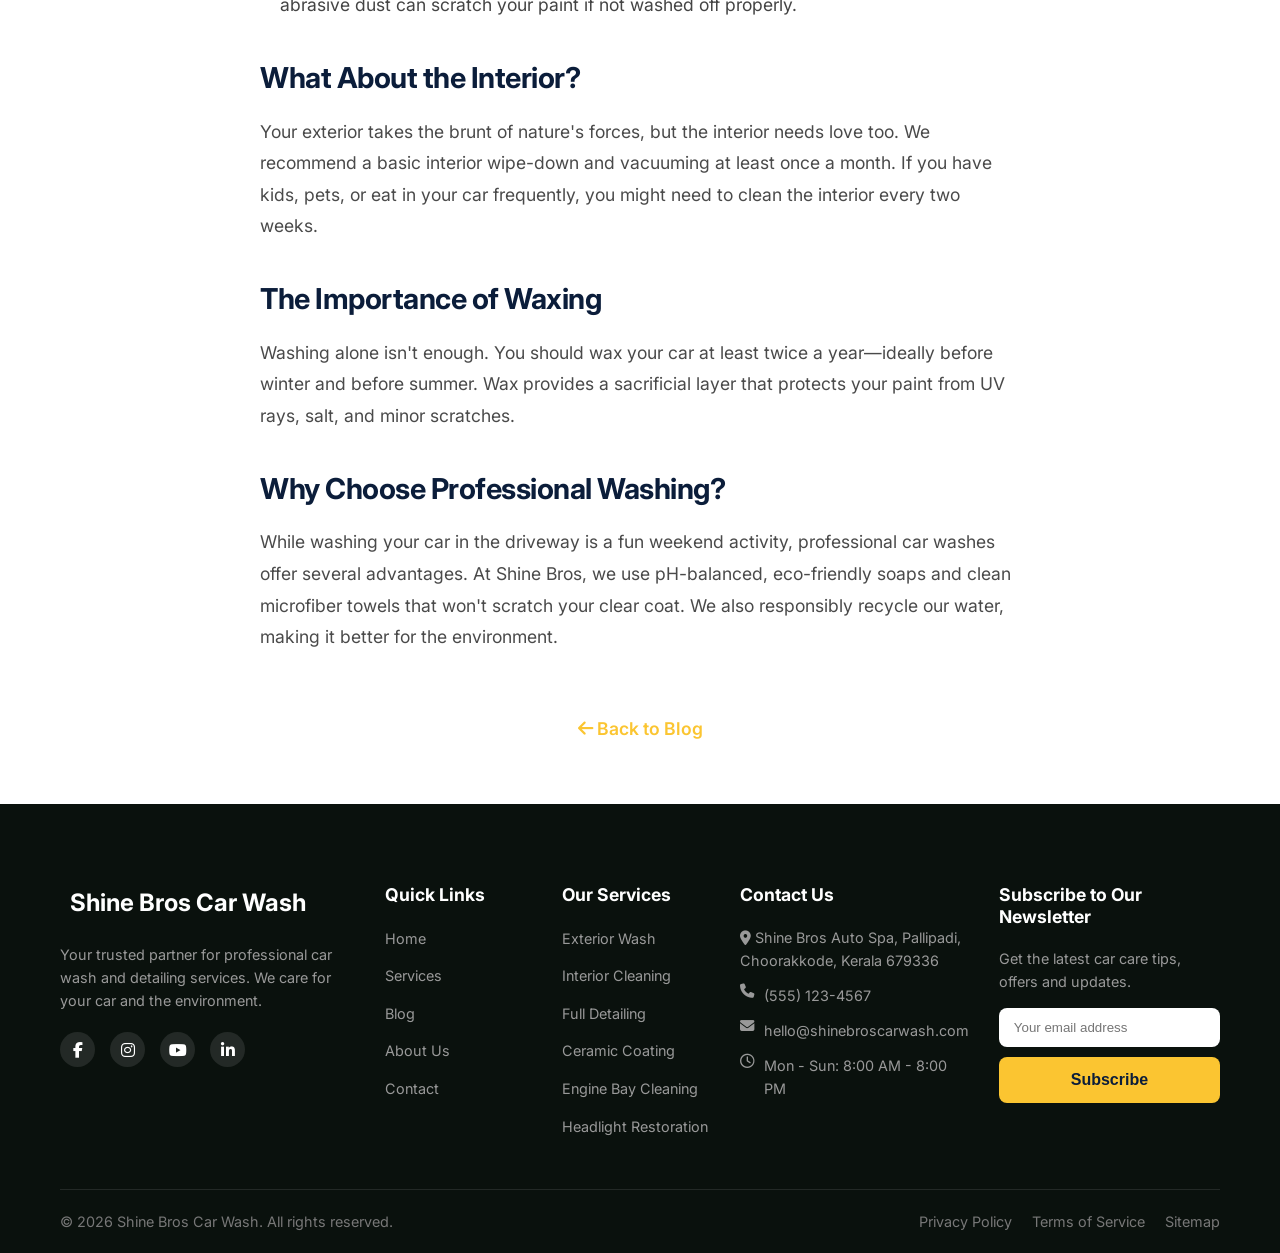
<file: blog-2.html>
<!DOCTYPE html>
<html lang="en">
<head>
    <meta charset="UTF-8">
    <meta name="viewport" content="width=device-width, initial-scale=1.0">
    <!-- SEO Meta Tags -->
    <title>How Often Should You Wash Your Car? | Shine Bros Car Wash</title>
    <meta name="description" content="Wondering how often you should wash your car? Learn the ideal frequency to protect your paint and keep your car looking fresh with Shine Bros Car Wash.">
    <meta name="keywords" content="how often to wash car, car wash frequency, paint protection, auto detailing, Shine Bros">
    <meta name="author" content="Shine Bros Car Wash">
    <link rel="canonical" href="https://shinebroscarwash.com/blog-2.html" />
    
    <!-- Open Graph for Social Sharing -->
    <meta property="og:title" content="How Often Should You Wash Your Car?">
    <meta property="og:description" content="Find out the optimal car washing schedule to protect your vehicle from rust, dirt, and paint damage.">
    <meta property="og:image" content="https://shinebroscarwash.com/assets/exterior_wash.jpg">
    <meta property="og:url" content="https://shinebroscarwash.com/blog-2.html">
    <meta property="og:type" content="article">
    
    <!-- Google Fonts: Inter -->
    <link rel="preconnect" href="https://fonts.googleapis.com">
    <link rel="preconnect" href="https://fonts.gstatic.com" crossorigin>
    <link href="https://fonts.googleapis.com/css2?family=Inter:wght@300;400;500;600;700;800&display=swap" rel="stylesheet">
    <!-- FontAwesome for Icons -->
    <link rel="stylesheet" href="https://cdnjs.cloudflare.com/ajax/libs/font-awesome/6.4.0/css/all.min.css">
    <!-- Custom CSS -->
    <link rel="stylesheet" href="styles.css">

    <!-- JSON-LD Article Schema for SEO -->
    <script type="application/ld+json">
    {
      "@context": "https://schema.org",
      "@type": "Article",
      "headline": "How Often Should You Wash Your Car?",
      "image": [
        "https://shinebroscarwash.com/assets/exterior_wash.jpg"
       ],
      "datePublished": "2026-09-10T08:00:00+08:00",
      "dateModified": "2026-09-10T08:00:00+08:00",
      "author": [{
          "@type": "Organization",
          "name": "Shine Bros Car Wash",
          "url": "https://shinebroscarwash.com"
        }]
    }
    </script>
</head>
<body>
    <!-- Header -->
    <header class="header">
        <div class="container">
            <a href="index.html" class="logo">
                <i class="fa-solid fa-car-wash"></i> Shine Bros
            </a>
            <nav class="nav">
                <ul class="nav-list">
                    <li><a href="index.html#home">Home</a></li>
                    <li><a href="index.html#services">Services</a></li>
                    <li><a href="index.html#gallery">Gallery</a></li>
                    <li><a href="index.html#feedback">Reviews</a></li>
                    <li><a href="index.html#about">About</a></li>
                    <li><a href="index.html#contact">Contact</a></li>
                </ul>
            </nav>
            <div class="header-actions" style="display: flex; align-items: center; gap: 15px;">
                <button id="theme-toggle" class="theme-toggle-btn" aria-label="Toggle Dark Mode" style="background: none; border: none; font-size: 1.2rem; cursor: pointer; color: var(--secondary-color);">
                    <i class="fa-solid fa-moon"></i>
                </button>
                <a href="index.html#book" class="btn btn-primary">Book Now</a>
                <button class="mobile-toggle"><i class="fa-solid fa-bars"></i></button>
            </div>
        </div>
    </header>

    <main>
        <section class="blog-post-header">
            <div class="container">
                <span class="badge-line badge-primary" style="justify-content: center; margin-bottom: 20px;">CAR CARE</span>
                <h1>How Often Should You Wash Your Car?</h1>
                <div class="blog-meta">
                    <i class="fa-regular fa-calendar"></i> 10 Sep 2026 &nbsp;|&nbsp; <i class="fa-solid fa-user"></i> Shine Bros Team
                </div>
            </div>
        </section>

        <article class="blog-post-content">
            <img src="assets/exterior_wash.jpg" alt="Car Exterior Wash" class="blog-post-image">
            
            <p>It's a question every car owner asks at some point: <em>"Just how often should I really be washing my car?"</em> While it might seem like a simple matter of personal preference or waiting until someone writes "wash me" in the dust, the truth is that regular washing is essential for the longevity of your vehicle's exterior.</p>
            
            <h2>The General Rule of Thumb: Every Two Weeks</h2>
            <p>For most drivers under normal conditions, washing your car every two weeks is the sweet spot. This frequency is usually enough to prevent the buildup of harmful substances while keeping your car looking its best.</p>
            
            <h2>When You Should Wash More Frequently</h2>
            <p>However, the "two-week rule" isn't a one-size-fits-all answer. You should increase your washing frequency to once a week if your car is exposed to:</p>
            <ul>
                <li><strong>Tree Sap and Bird Droppings:</strong> Both are highly acidic and can eat through your clear coat and paint in a matter of days if left untreated.</li>
                <li><strong>Salt:</strong> If you live near the ocean or in an area that uses road salt in the winter, salt can rapidly accelerate rust and corrosion.</li>
                <li><strong>Bugs:</strong> Dead insects contain acids that damage paint. A long road trip often requires an immediate wash upon return.</li>
                <li><strong>Heavy Dust or Construction:</strong> If you park near a construction site or drive on dirt roads, abrasive dust can scratch your paint if not washed off properly.</li>
            </ul>
            
            <h2>What About the Interior?</h2>
            <p>Your exterior takes the brunt of nature's forces, but the interior needs love too. We recommend a basic interior wipe-down and vacuuming at least once a month. If you have kids, pets, or eat in your car frequently, you might need to clean the interior every two weeks.</p>
            
            <h2>The Importance of Waxing</h2>
            <p>Washing alone isn't enough. You should wax your car at least twice a year—ideally before winter and before summer. Wax provides a sacrificial layer that protects your paint from UV rays, salt, and minor scratches.</p>
            
            <h2>Why Choose Professional Washing?</h2>
            <p>While washing your car in the driveway is a fun weekend activity, professional car washes offer several advantages. At Shine Bros, we use pH-balanced, eco-friendly soaps and clean microfiber towels that won't scratch your clear coat. We also responsibly recycle our water, making it better for the environment.</p>
            
            <div class="text-center" style="text-align: center;">
                <a href="index.html#blog" class="back-to-blog"><i class="fa-solid fa-arrow-left"></i> Back to Blog</a>
            </div>
        </article>
    </main>

    <!-- Footer -->
    <footer class="footer">
        <div class="container">
            <div class="footer-grid">
                <div class="footer-brand">
                    <a href="index.html" class="logo">
                        <i class="fa-solid fa-car-wash"></i> Shine Bros Car Wash
                    </a>
                    <p>Your trusted partner for professional car wash and detailing services. We care for your car and the environment.</p>
                    <div class="social-links">
                        <a href="#"><i class="fa-brands fa-facebook-f"></i></a>
                        <a href="https://www.instagram.com/shine_bros__/" target="_blank" rel="noopener noreferrer"><i class="fa-brands fa-instagram"></i></a>
                        <a href="#"><i class="fa-brands fa-youtube"></i></a>
                        <a href="#"><i class="fa-brands fa-linkedin-in"></i></a>
                    </div>
                </div>
                <div class="footer-links">
                    <h4>Quick Links</h4>
                    <ul>
                        <li><a href="index.html#home">Home</a></li>
                        <li><a href="index.html#services">Services</a></li>
                        <li><a href="index.html#blog">Blog</a></li>
                        <li><a href="index.html#about">About Us</a></li>
                        <li><a href="index.html#contact">Contact</a></li>
                    </ul>
                </div>
                <div class="footer-links">
                    <h4>Our Services</h4>
                    <ul>
                        <li><a href="index.html#services">Exterior Wash</a></li>
                        <li><a href="index.html#services">Interior Cleaning</a></li>
                        <li><a href="index.html#services">Full Detailing</a></li>
                        <li><a href="index.html#services">Ceramic Coating</a></li>
                        <li><a href="index.html#services">Engine Bay Cleaning</a></li>
                        <li><a href="index.html#services">Headlight Restoration</a></li>
                    </ul>
                </div>
                <div class="footer-contact">
                    <h4>Contact Us</h4>
                    <ul>
                        <li><a href="https://www.google.com/maps/dir//Shine+Bros+Auto+Spa,+Pallipadi,+Choorakkode,+Keralam+679336/@9.9434654,76.3521509,15z/data=!4m8!4m7!1m0!1m5!1m1!1s0x3ba7c57250f399d9:0xfbac68a38a43b9d0!2m2!1d76.22999!2d10.8257762?hl=en-IN&entry=ttu&g_ep=EgoyMDI2MDkxNi4wIKXMDSoASAFQAw%3D%3D" target="_blank" rel="noopener noreferrer" style="color: inherit;"><i class="fa-solid fa-location-dot"></i> Shine Bros Auto Spa, Pallipadi, Choorakkode, Kerala 679336</a></li>
                        <li><i class="fa-solid fa-phone"></i> (555) 123-4567</li>
                        <li><i class="fa-solid fa-envelope"></i> hello@shinebroscarwash.com</li>
                        <li><i class="fa-regular fa-clock"></i> Mon - Sun: 8:00 AM - 8:00 PM</li>
                    </ul>
                </div>
                <div class="footer-newsletter">
                    <h4>Subscribe to Our Newsletter</h4>
                    <p>Get the latest car care tips, offers and updates.</p>
                    <form class="newsletter-form">
                        <input type="email" placeholder="Your email address" required>
                        <button type="submit" class="btn btn-primary">Subscribe</button>
                    </form>
                </div>
            </div>
            <div class="footer-bottom">
                <p>&copy; 2026 Shine Bros Car Wash. All rights reserved.</p>
                <div class="legal-links">
                    <a href="#">Privacy Policy</a>
                    <a href="#">Terms of Service</a>
                    <a href="#">Sitemap</a>
                </div>
            </div>
        </div>
    </footer>

    <script src="script.js"></script>
</body>
</html>
</file>
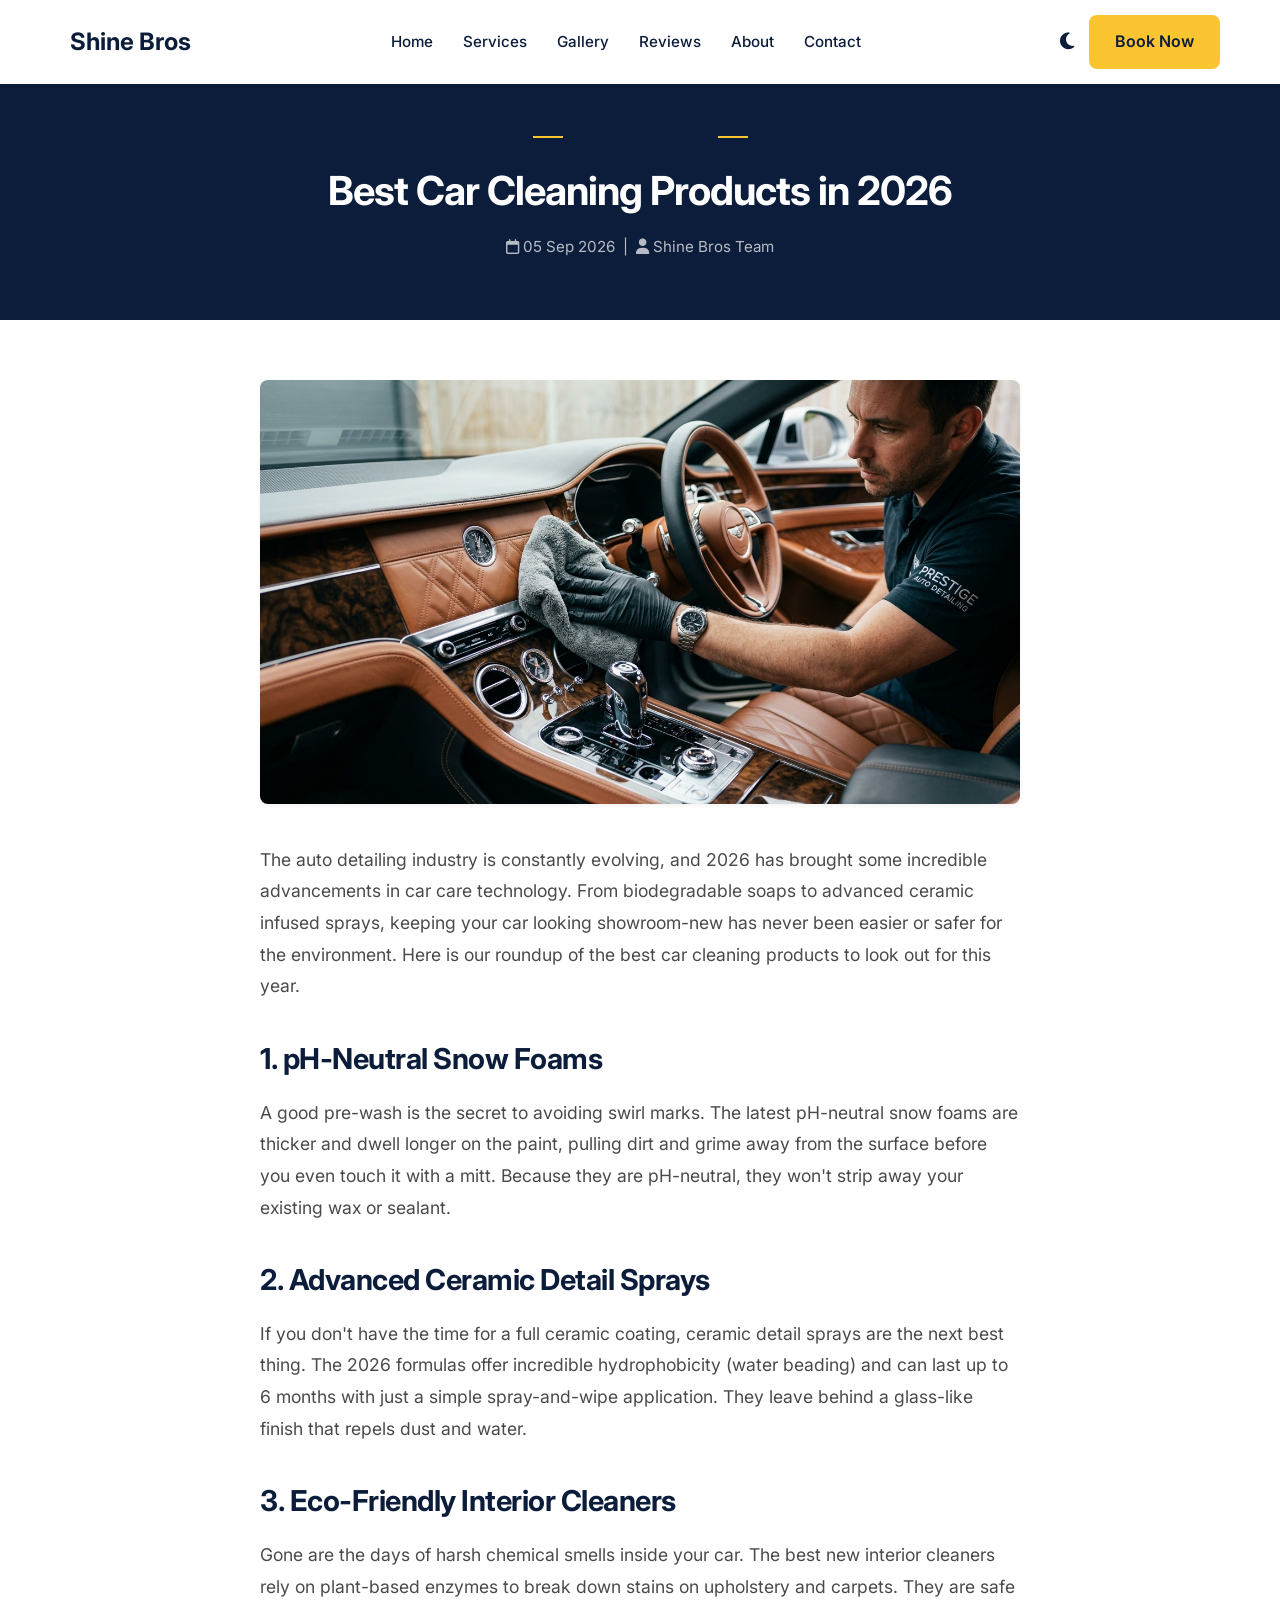
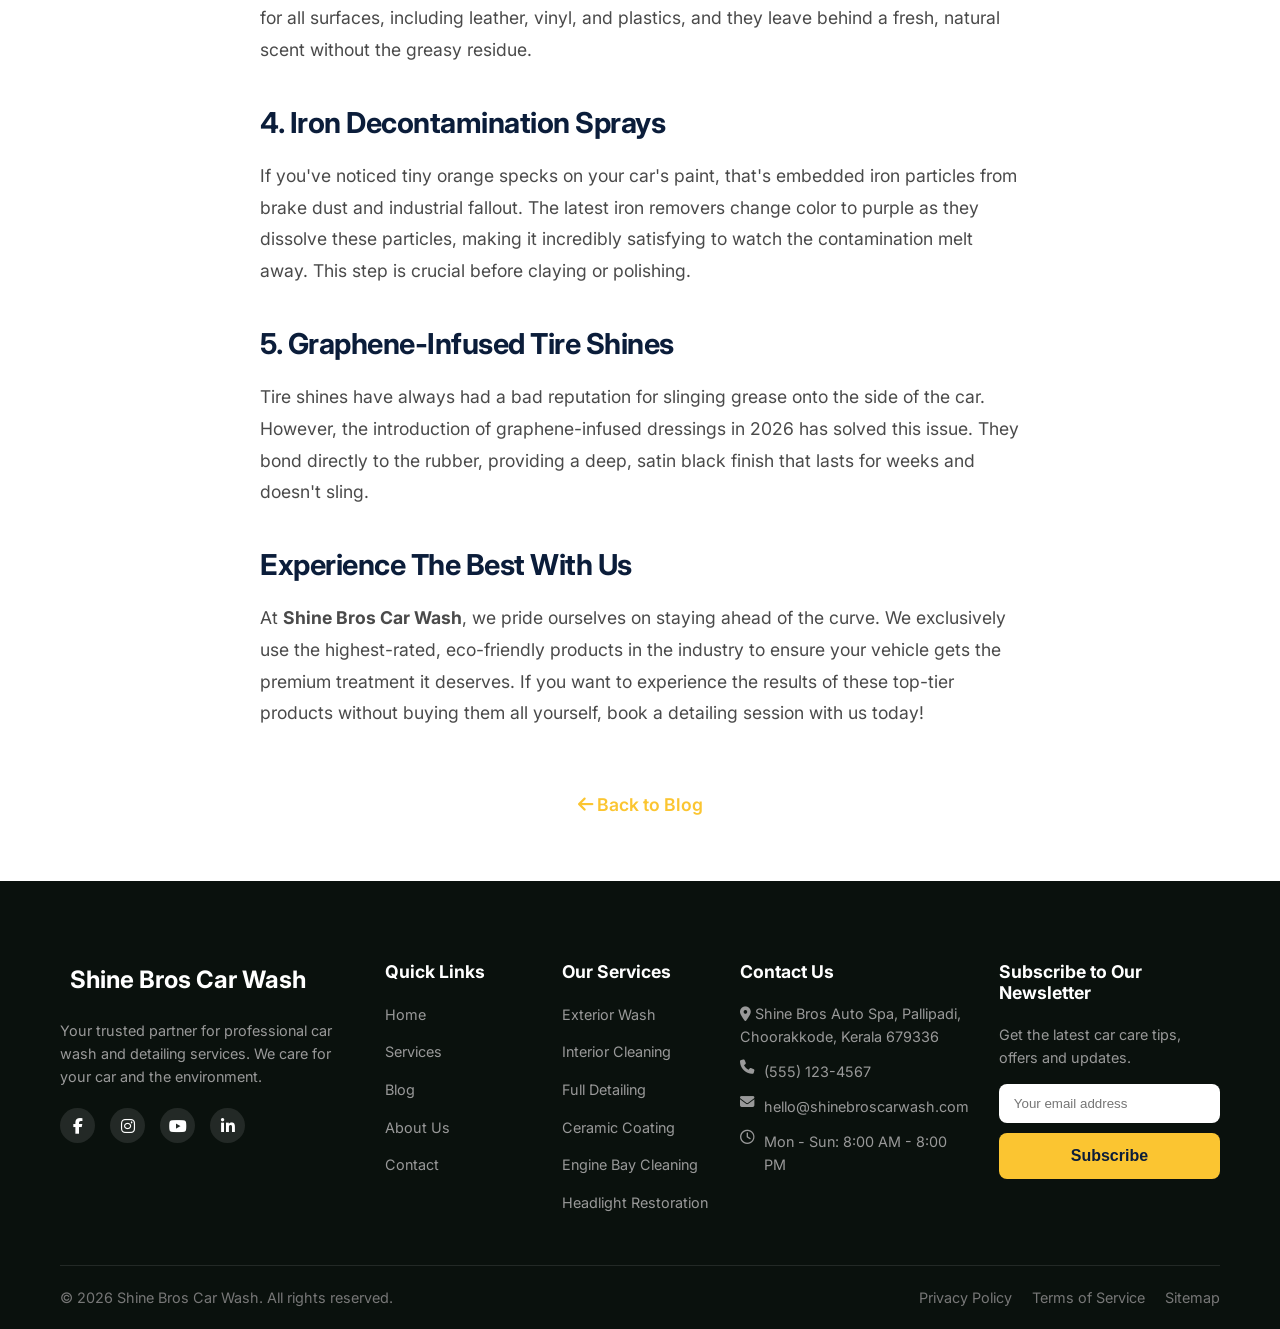
<file: blog-3.html>
<!DOCTYPE html>
<html lang="en">
<head>
    <meta charset="UTF-8">
    <meta name="viewport" content="width=device-width, initial-scale=1.0">
    <!-- SEO Meta Tags -->
    <title>Best Car Cleaning Products in 2026 | Shine Bros Car Wash</title>
    <meta name="description" content="Discover the best car cleaning products of 2026. From eco-friendly soaps to premium ceramic coatings, learn what the pros at Shine Bros use to keep cars pristine.">
    <meta name="keywords" content="best car cleaning products, eco-friendly car wash, auto detailing supplies, Shine Bros, car care 2026">
    <meta name="author" content="Shine Bros Car Wash">
    <link rel="canonical" href="https://shinebroscarwash.com/blog-3.html" />
    
    <!-- Open Graph for Social Sharing -->
    <meta property="og:title" content="Best Car Cleaning Products in 2026">
    <meta property="og:description" content="Upgrade your car care routine with the best detailing products of the year.">
    <meta property="og:image" content="https://shinebroscarwash.com/assets/interior_clean.jpg">
    <meta property="og:url" content="https://shinebroscarwash.com/blog-3.html">
    <meta property="og:type" content="article">
    
    <!-- Google Fonts: Inter -->
    <link rel="preconnect" href="https://fonts.googleapis.com">
    <link rel="preconnect" href="https://fonts.gstatic.com" crossorigin>
    <link href="https://fonts.googleapis.com/css2?family=Inter:wght@300;400;500;600;700;800&display=swap" rel="stylesheet">
    <!-- FontAwesome for Icons -->
    <link rel="stylesheet" href="https://cdnjs.cloudflare.com/ajax/libs/font-awesome/6.4.0/css/all.min.css">
    <!-- Custom CSS -->
    <link rel="stylesheet" href="styles.css">

    <!-- JSON-LD Article Schema for SEO -->
    <script type="application/ld+json">
    {
      "@context": "https://schema.org",
      "@type": "Article",
      "headline": "Best Car Cleaning Products in 2026",
      "image": [
        "https://shinebroscarwash.com/assets/interior_clean.jpg"
       ],
      "datePublished": "2026-09-05T08:00:00+08:00",
      "dateModified": "2026-09-05T08:00:00+08:00",
      "author": [{
          "@type": "Organization",
          "name": "Shine Bros Car Wash",
          "url": "https://shinebroscarwash.com"
        }]
    }
    </script>
</head>
<body>
    <!-- Header -->
    <header class="header">
        <div class="container">
            <a href="index.html" class="logo">
                <i class="fa-solid fa-car-wash"></i> Shine Bros
            </a>
            <nav class="nav">
                <ul class="nav-list">
                    <li><a href="index.html#home">Home</a></li>
                    <li><a href="index.html#services">Services</a></li>
                    <li><a href="index.html#gallery">Gallery</a></li>
                    <li><a href="index.html#feedback">Reviews</a></li>
                    <li><a href="index.html#about">About</a></li>
                    <li><a href="index.html#contact">Contact</a></li>
                </ul>
            </nav>
            <div class="header-actions" style="display: flex; align-items: center; gap: 15px;">
                <button id="theme-toggle" class="theme-toggle-btn" aria-label="Toggle Dark Mode" style="background: none; border: none; font-size: 1.2rem; cursor: pointer; color: var(--secondary-color);">
                    <i class="fa-solid fa-moon"></i>
                </button>
                <a href="index.html#book" class="btn btn-primary">Book Now</a>
                <button class="mobile-toggle"><i class="fa-solid fa-bars"></i></button>
            </div>
        </div>
    </header>

    <main>
        <section class="blog-post-header">
            <div class="container">
                <span class="badge-line badge-primary" style="justify-content: center; margin-bottom: 20px;">PRODUCT REVIEW</span>
                <h1>Best Car Cleaning Products in 2026</h1>
                <div class="blog-meta">
                    <i class="fa-regular fa-calendar"></i> 05 Sep 2026 &nbsp;|&nbsp; <i class="fa-solid fa-user"></i> Shine Bros Team
                </div>
            </div>
        </section>

        <article class="blog-post-content">
            <img src="assets/interior_clean.jpg" alt="Car Interior Cleaning" class="blog-post-image">
            
            <p>The auto detailing industry is constantly evolving, and 2026 has brought some incredible advancements in car care technology. From biodegradable soaps to advanced ceramic infused sprays, keeping your car looking showroom-new has never been easier or safer for the environment. Here is our roundup of the best car cleaning products to look out for this year.</p>
            
            <h2>1. pH-Neutral Snow Foams</h2>
            <p>A good pre-wash is the secret to avoiding swirl marks. The latest pH-neutral snow foams are thicker and dwell longer on the paint, pulling dirt and grime away from the surface before you even touch it with a mitt. Because they are pH-neutral, they won't strip away your existing wax or sealant.</p>
            
            <h2>2. Advanced Ceramic Detail Sprays</h2>
            <p>If you don't have the time for a full ceramic coating, ceramic detail sprays are the next best thing. The 2026 formulas offer incredible hydrophobicity (water beading) and can last up to 6 months with just a simple spray-and-wipe application. They leave behind a glass-like finish that repels dust and water.</p>
            
            <h2>3. Eco-Friendly Interior Cleaners</h2>
            <p>Gone are the days of harsh chemical smells inside your car. The best new interior cleaners rely on plant-based enzymes to break down stains on upholstery and carpets. They are safe for all surfaces, including leather, vinyl, and plastics, and they leave behind a fresh, natural scent without the greasy residue.</p>
            
            <h2>4. Iron Decontamination Sprays</h2>
            <p>If you've noticed tiny orange specks on your car's paint, that's embedded iron particles from brake dust and industrial fallout. The latest iron removers change color to purple as they dissolve these particles, making it incredibly satisfying to watch the contamination melt away. This step is crucial before claying or polishing.</p>
            
            <h2>5. Graphene-Infused Tire Shines</h2>
            <p>Tire shines have always had a bad reputation for slinging grease onto the side of the car. However, the introduction of graphene-infused dressings in 2026 has solved this issue. They bond directly to the rubber, providing a deep, satin black finish that lasts for weeks and doesn't sling.</p>
            
            <h2>Experience The Best With Us</h2>
            <p>At <strong>Shine Bros Car Wash</strong>, we pride ourselves on staying ahead of the curve. We exclusively use the highest-rated, eco-friendly products in the industry to ensure your vehicle gets the premium treatment it deserves. If you want to experience the results of these top-tier products without buying them all yourself, book a detailing session with us today!</p>
            
            <div class="text-center" style="text-align: center;">
                <a href="index.html#blog" class="back-to-blog"><i class="fa-solid fa-arrow-left"></i> Back to Blog</a>
            </div>
        </article>
    </main>

    <!-- Footer -->
    <footer class="footer">
        <div class="container">
            <div class="footer-grid">
                <div class="footer-brand">
                    <a href="index.html" class="logo">
                        <i class="fa-solid fa-car-wash"></i> Shine Bros Car Wash
                    </a>
                    <p>Your trusted partner for professional car wash and detailing services. We care for your car and the environment.</p>
                    <div class="social-links">
                        <a href="#"><i class="fa-brands fa-facebook-f"></i></a>
                        <a href="https://www.instagram.com/shine_bros__/" target="_blank" rel="noopener noreferrer"><i class="fa-brands fa-instagram"></i></a>
                        <a href="#"><i class="fa-brands fa-youtube"></i></a>
                        <a href="#"><i class="fa-brands fa-linkedin-in"></i></a>
                    </div>
                </div>
                <div class="footer-links">
                    <h4>Quick Links</h4>
                    <ul>
                        <li><a href="index.html#home">Home</a></li>
                        <li><a href="index.html#services">Services</a></li>
                        <li><a href="index.html#blog">Blog</a></li>
                        <li><a href="index.html#about">About Us</a></li>
                        <li><a href="index.html#contact">Contact</a></li>
                    </ul>
                </div>
                <div class="footer-links">
                    <h4>Our Services</h4>
                    <ul>
                        <li><a href="index.html#services">Exterior Wash</a></li>
                        <li><a href="index.html#services">Interior Cleaning</a></li>
                        <li><a href="index.html#services">Full Detailing</a></li>
                        <li><a href="index.html#services">Ceramic Coating</a></li>
                        <li><a href="index.html#services">Engine Bay Cleaning</a></li>
                        <li><a href="index.html#services">Headlight Restoration</a></li>
                    </ul>
                </div>
                <div class="footer-contact">
                    <h4>Contact Us</h4>
                    <ul>
                        <li><a href="https://www.google.com/maps/dir//Shine+Bros+Auto+Spa,+Pallipadi,+Choorakkode,+Keralam+679336/@9.9434654,76.3521509,15z/data=!4m8!4m7!1m0!1m5!1m1!1s0x3ba7c57250f399d9:0xfbac68a38a43b9d0!2m2!1d76.22999!2d10.8257762?hl=en-IN&entry=ttu&g_ep=EgoyMDI2MDkxNi4wIKXMDSoASAFQAw%3D%3D" target="_blank" rel="noopener noreferrer" style="color: inherit;"><i class="fa-solid fa-location-dot"></i> Shine Bros Auto Spa, Pallipadi, Choorakkode, Kerala 679336</a></li>
                        <li><i class="fa-solid fa-phone"></i> (555) 123-4567</li>
                        <li><i class="fa-solid fa-envelope"></i> hello@shinebroscarwash.com</li>
                        <li><i class="fa-regular fa-clock"></i> Mon - Sun: 8:00 AM - 8:00 PM</li>
                    </ul>
                </div>
                <div class="footer-newsletter">
                    <h4>Subscribe to Our Newsletter</h4>
                    <p>Get the latest car care tips, offers and updates.</p>
                    <form class="newsletter-form">
                        <input type="email" placeholder="Your email address" required>
                        <button type="submit" class="btn btn-primary">Subscribe</button>
                    </form>
                </div>
            </div>
            <div class="footer-bottom">
                <p>&copy; 2026 Shine Bros Car Wash. All rights reserved.</p>
                <div class="legal-links">
                    <a href="#">Privacy Policy</a>
                    <a href="#">Terms of Service</a>
                    <a href="#">Sitemap</a>
                </div>
            </div>
        </div>
    </footer>

    <script src="script.js"></script>
</body>
</html>
</file>
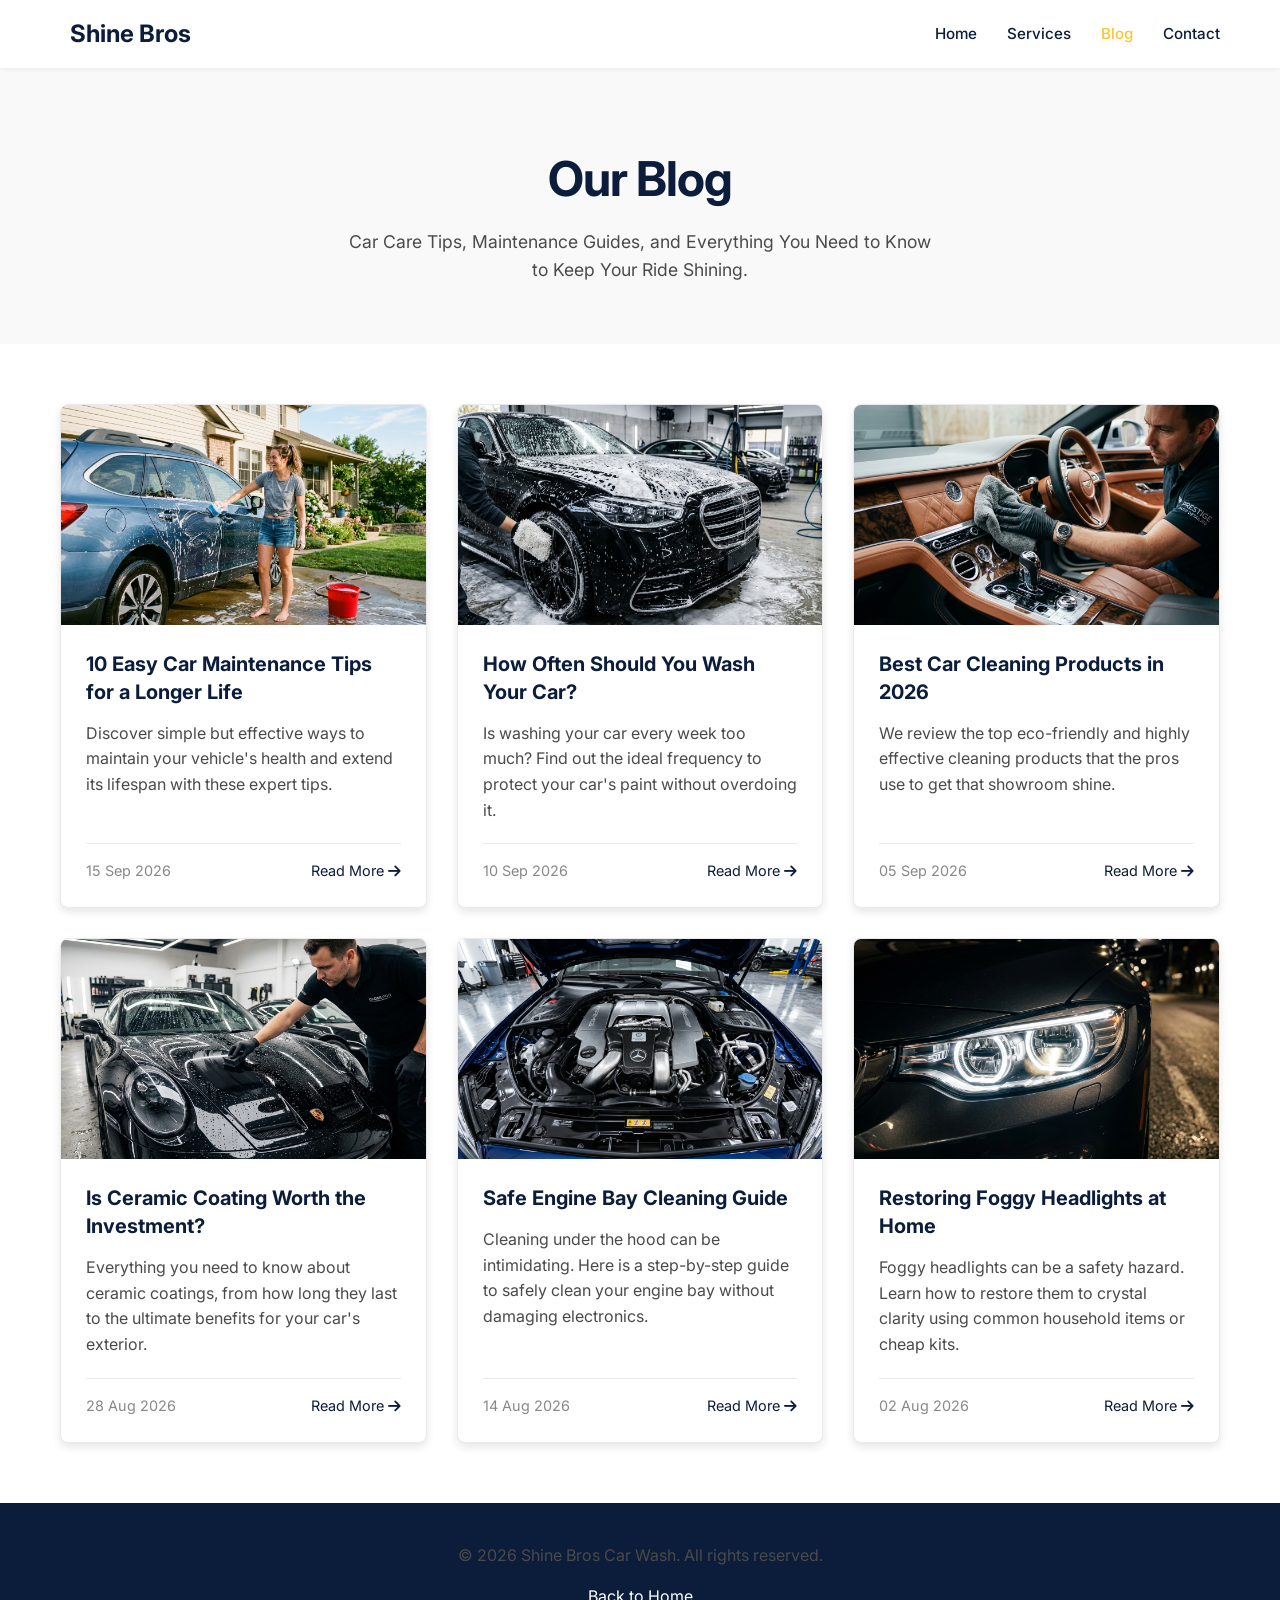
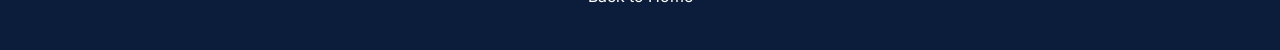
<file: blog.html>
<!DOCTYPE html>
<html lang="en">
<head>
    <meta charset="UTF-8">
    <meta name="viewport" content="width=device-width, initial-scale=1.0">
    <title>Blog - Shine Bros Car Wash</title>
    <link rel="preconnect" href="https://fonts.googleapis.com">
    <link rel="preconnect" href="https://fonts.gstatic.com" crossorigin>
    <link href="https://fonts.googleapis.com/css2?family=Inter:wght@300;400;500;600;700;800&display=swap" rel="stylesheet">
    <link rel="stylesheet" href="https://cdnjs.cloudflare.com/ajax/libs/font-awesome/6.4.0/css/all.min.css">
    <link rel="stylesheet" href="styles.css">
    <style>
        .blog-header {
            padding: 150px 0 60px;
            background-color: var(--bg-gray);
            text-align: center;
        }
        .blog-header h1 {
            font-size: 3rem;
            margin-bottom: 20px;
        }
        .blog-header p {
            font-size: 1.1rem;
            color: var(--text-color);
            max-width: 600px;
            margin: 0 auto;
        }
        .blog-grid-page {
            display: grid;
            grid-template-columns: repeat(auto-fill, minmax(300px, 1fr));
            gap: 30px;
            padding: 60px 0;
        }
        .blog-card {
            background: #fff;
            border-radius: var(--radius);
            overflow: hidden;
            box-shadow: var(--shadow-md);
            transition: var(--transition);
            display: flex;
            flex-direction: column;
        }
        .blog-card:hover {
            transform: translateY(-5px);
            box-shadow: var(--shadow-lg);
        }
        .blog-card img {
            width: 100%;
            height: 220px;
            object-fit: cover;
        }
        .blog-info {
            padding: 25px;
            flex-grow: 1;
            display: flex;
            flex-direction: column;
        }
        .blog-info h3 {
            font-size: 1.25rem;
            margin-bottom: 15px;
        }
        .blog-info p {
            color: var(--text-color);
            margin-bottom: 20px;
            flex-grow: 1;
        }
        .blog-footer {
            display: flex;
            justify-content: space-between;
            align-items: center;
            font-size: 0.9rem;
            color: #888;
            border-top: 1px solid var(--border-color);
            padding-top: 15px;
        }
    </style>
</head>
<body>
    <header class="header">
        <div class="container" style="display: flex; justify-content: space-between; align-items: center;">
            <a href="index.html" class="logo">
                <i class="fa-solid fa-car-wash"></i> Shine Bros
            </a>
            <nav class="nav">
                <ul class="nav-list">
                    <li><a href="index.html">Home</a></li>
                    <li><a href="index.html#services">Services</a></li>
                    <li><a href="blog.html" class="active">Blog</a></li>
                    <li><a href="index.html#contact">Contact</a></li>
                </ul>
            </nav>
        </div>
    </header>

    <div class="blog-header">
        <div class="container">
            <h1>Our Blog</h1>
            <p>Car Care Tips, Maintenance Guides, and Everything You Need to Know to Keep Your Ride Shining.</p>
        </div>
    </div>

    <div class="container">
        <div class="blog-grid-page">
            <!-- Blog Post 1 -->
            <article class="blog-card">
                <img src="assets/blog_1.jpg" onerror="this.src='assets/hero_car.jpg'" alt="Car Maintenance Tips">
                <div class="blog-info">
                    <h3>10 Easy Car Maintenance Tips for a Longer Life</h3>
                    <p>Discover simple but effective ways to maintain your vehicle's health and extend its lifespan with these expert tips.</p>
                    <div class="blog-footer">
                        <span>15 Sep 2026</span>
                        <a href="#" class="text-green">Read More <i class="fa-solid fa-arrow-right"></i></a>
                    </div>
                </div>
            </article>
            
            <!-- Blog Post 2 -->
            <article class="blog-card">
                <img src="assets/exterior_wash.jpg" onerror="this.src='assets/hero_car.jpg'" alt="How Often Wash">
                <div class="blog-info">
                    <h3>How Often Should You Wash Your Car?</h3>
                    <p>Is washing your car every week too much? Find out the ideal frequency to protect your car's paint without overdoing it.</p>
                    <div class="blog-footer">
                        <span>10 Sep 2026</span>
                        <a href="#" class="text-green">Read More <i class="fa-solid fa-arrow-right"></i></a>
                    </div>
                </div>
            </article>
            
            <!-- Blog Post 3 -->
            <article class="blog-card">
                <img src="assets/interior_clean.jpg" onerror="this.src='assets/hero_car.jpg'" alt="Cleaning Products">
                <div class="blog-info">
                    <h3>Best Car Cleaning Products in 2026</h3>
                    <p>We review the top eco-friendly and highly effective cleaning products that the pros use to get that showroom shine.</p>
                    <div class="blog-footer">
                        <span>05 Sep 2026</span>
                        <a href="#" class="text-green">Read More <i class="fa-solid fa-arrow-right"></i></a>
                    </div>
                </div>
            </article>

            <!-- Blog Post 4 -->
            <article class="blog-card">
                <img src="assets/ceramic_coat.jpg" onerror="this.src='assets/hero_car.jpg'" alt="Ceramic Coating">
                <div class="blog-info">
                    <h3>Is Ceramic Coating Worth the Investment?</h3>
                    <p>Everything you need to know about ceramic coatings, from how long they last to the ultimate benefits for your car's exterior.</p>
                    <div class="blog-footer">
                        <span>28 Aug 2026</span>
                        <a href="#" class="text-green">Read More <i class="fa-solid fa-arrow-right"></i></a>
                    </div>
                </div>
            </article>
            
            <!-- Blog Post 5 -->
            <article class="blog-card">
                <img src="assets/engine_bay.jpg" onerror="this.src='assets/hero_car.jpg'" alt="Engine Bay">
                <div class="blog-info">
                    <h3>Safe Engine Bay Cleaning Guide</h3>
                    <p>Cleaning under the hood can be intimidating. Here is a step-by-step guide to safely clean your engine bay without damaging electronics.</p>
                    <div class="blog-footer">
                        <span>14 Aug 2026</span>
                        <a href="#" class="text-green">Read More <i class="fa-solid fa-arrow-right"></i></a>
                    </div>
                </div>
            </article>
            
            <!-- Blog Post 6 -->
            <article class="blog-card">
                <img src="assets/headlights.jpg" onerror="this.src='assets/hero_car.jpg'" alt="Headlights">
                <div class="blog-info">
                    <h3>Restoring Foggy Headlights at Home</h3>
                    <p>Foggy headlights can be a safety hazard. Learn how to restore them to crystal clarity using common household items or cheap kits.</p>
                    <div class="blog-footer">
                        <span>02 Aug 2026</span>
                        <a href="#" class="text-green">Read More <i class="fa-solid fa-arrow-right"></i></a>
                    </div>
                </div>
            </article>
        </div>
    </div>

    <footer class="footer" style="padding: 40px 0; background: var(--secondary-color); color: white; text-align: center;">
        <div class="container">
            <p>&copy; 2026 Shine Bros Car Wash. All rights reserved.</p>
            <div style="margin-top: 15px;">
                <a href="index.html" style="color: white; margin: 0 10px;">Back to Home</a>
            </div>
        </div>
    </footer>
</body>
</html>
</file>
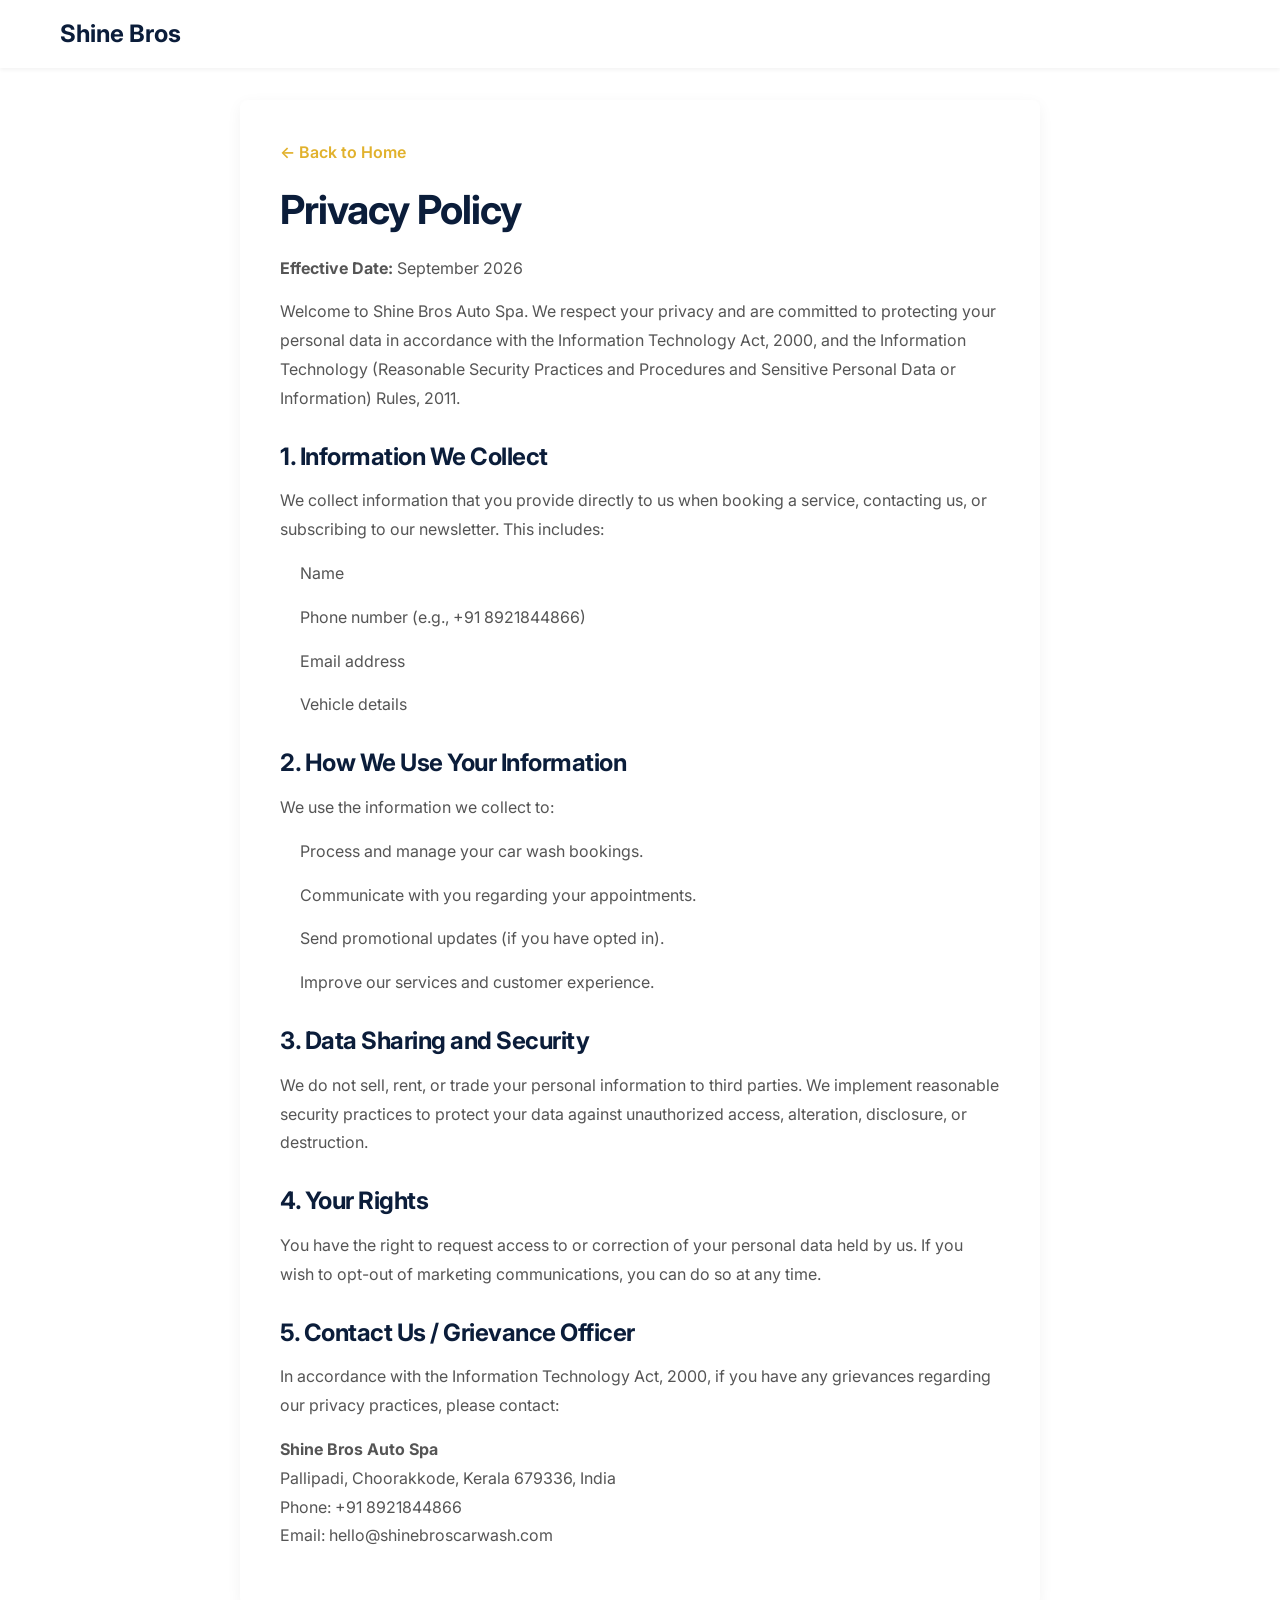
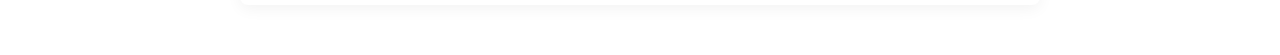
<file: privacy-policy.html>
<!DOCTYPE html>
<html lang="en">
<head>
    <meta charset="UTF-8">
    <meta name="viewport" content="width=device-width, initial-scale=1.0">
    <title>Privacy Policy - Shine Bros Car Wash</title>
    <link rel="preconnect" href="https://fonts.googleapis.com">
    <link rel="preconnect" href="https://fonts.gstatic.com" crossorigin>
    <link href="https://fonts.googleapis.com/css2?family=Inter:wght@300;400;500;600;700&display=swap" rel="stylesheet">
    <link rel="stylesheet" href="styles.css">
    <style>
        .legal-container {
            max-width: 800px;
            margin: 100px auto 50px auto;
            padding: 40px;
            background: #fff;
            border-radius: 8px;
            box-shadow: 0 4px 15px rgba(0,0,0,0.05);
        }
        .legal-container h1 { font-size: 2.5rem; margin-bottom: 20px; color: var(--secondary-color); }
        .legal-container h2 { font-size: 1.5rem; margin-top: 30px; margin-bottom: 15px; color: var(--secondary-color); }
        .legal-container p, .legal-container li { margin-bottom: 15px; color: #555; line-height: 1.8; }
        .legal-container ul { margin-left: 20px; }
        .back-link { display: inline-block; margin-bottom: 20px; color: var(--primary-dark); font-weight: 600; text-decoration: none; }
        .back-link:hover { text-decoration: underline; }
    </style>
</head>
<body class="bg-gray">
    <header class="header">
        <div class="container">
            <a href="index.html" class="logo" style="text-decoration: none;">Shine Bros</a>
        </div>
    </header>

    <div class="container">
        <div class="legal-container">
            <a href="index.html" class="back-link">&larr; Back to Home</a>
            <h1>Privacy Policy</h1>
            <p><strong>Effective Date:</strong> September 2026</p>
            
            <p>Welcome to Shine Bros Auto Spa. We respect your privacy and are committed to protecting your personal data in accordance with the Information Technology Act, 2000, and the Information Technology (Reasonable Security Practices and Procedures and Sensitive Personal Data or Information) Rules, 2011.</p>
            
            <h2>1. Information We Collect</h2>
            <p>We collect information that you provide directly to us when booking a service, contacting us, or subscribing to our newsletter. This includes:</p>
            <ul>
                <li>Name</li>
                <li>Phone number (e.g., +91 8921844866)</li>
                <li>Email address</li>
                <li>Vehicle details</li>
            </ul>

            <h2>2. How We Use Your Information</h2>
            <p>We use the information we collect to:</p>
            <ul>
                <li>Process and manage your car wash bookings.</li>
                <li>Communicate with you regarding your appointments.</li>
                <li>Send promotional updates (if you have opted in).</li>
                <li>Improve our services and customer experience.</li>
            </ul>

            <h2>3. Data Sharing and Security</h2>
            <p>We do not sell, rent, or trade your personal information to third parties. We implement reasonable security practices to protect your data against unauthorized access, alteration, disclosure, or destruction.</p>

            <h2>4. Your Rights</h2>
            <p>You have the right to request access to or correction of your personal data held by us. If you wish to opt-out of marketing communications, you can do so at any time.</p>

            <h2>5. Contact Us / Grievance Officer</h2>
            <p>In accordance with the Information Technology Act, 2000, if you have any grievances regarding our privacy practices, please contact:</p>
            <p>
                <strong>Shine Bros Auto Spa</strong><br>
                Pallipadi, Choorakkode, Kerala 679336, India<br>
                Phone: +91 8921844866<br>
                Email: hello@shinebroscarwash.com
            </p>
        </div>
    </div>
</body>
</html>
</file>
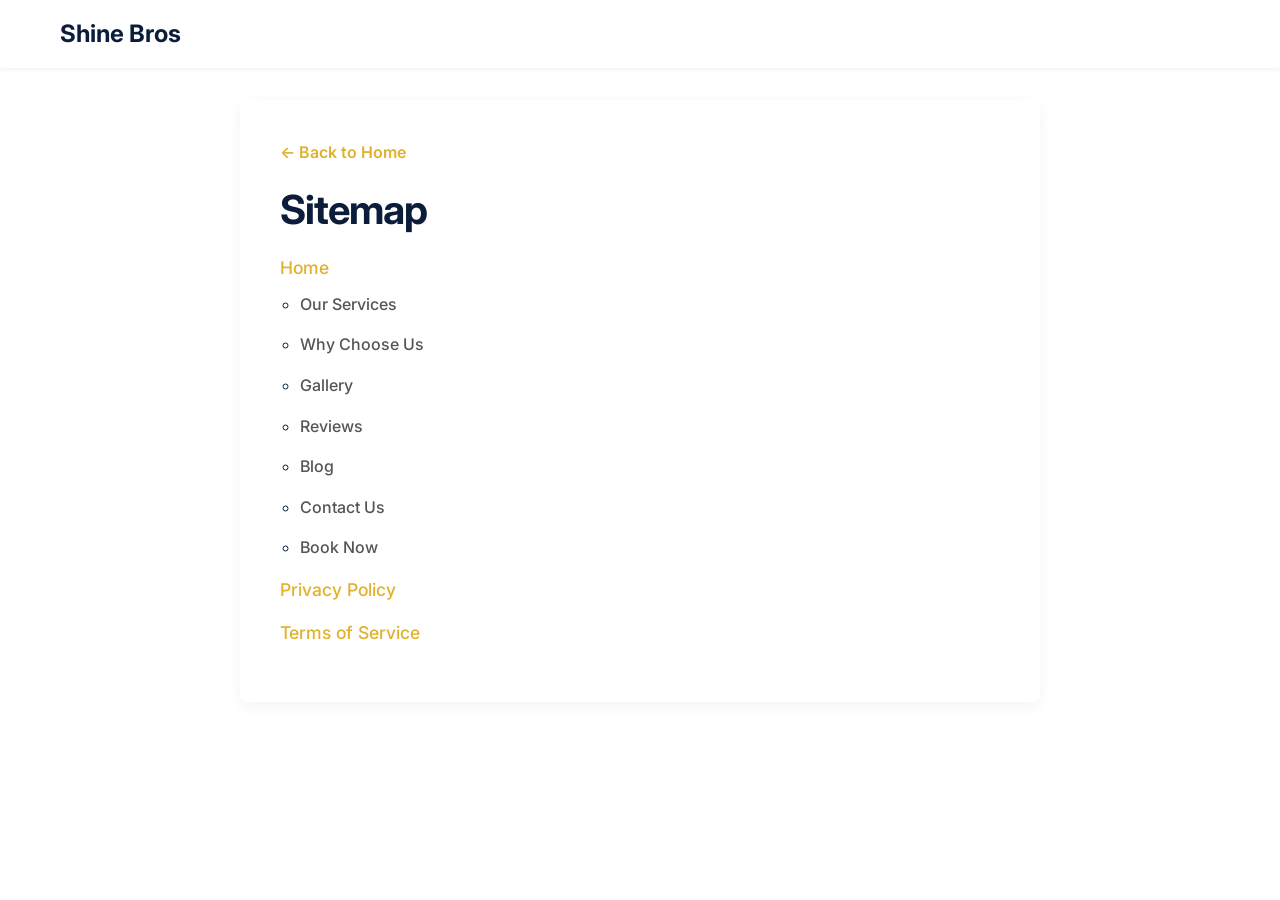
<file: sitemap.html>
<!DOCTYPE html>
<html lang="en">
<head>
    <meta charset="UTF-8">
    <meta name="viewport" content="width=device-width, initial-scale=1.0">
    <title>Sitemap - Shine Bros Car Wash</title>
    <link rel="preconnect" href="https://fonts.googleapis.com">
    <link rel="preconnect" href="https://fonts.gstatic.com" crossorigin>
    <link href="https://fonts.googleapis.com/css2?family=Inter:wght@300;400;500;600;700&display=swap" rel="stylesheet">
    <link rel="stylesheet" href="styles.css">
    <style>
        .legal-container {
            max-width: 800px;
            margin: 100px auto 50px auto;
            padding: 40px;
            background: #fff;
            border-radius: 8px;
            box-shadow: 0 4px 15px rgba(0,0,0,0.05);
        }
        .legal-container h1 { font-size: 2.5rem; margin-bottom: 20px; color: var(--secondary-color); }
        .sitemap-list { list-style: none; padding: 0; }
        .sitemap-list li { margin-bottom: 15px; }
        .sitemap-list a { font-size: 1.1rem; color: var(--primary-dark); font-weight: 500; text-decoration: none; }
        .sitemap-list a:hover { text-decoration: underline; color: var(--secondary-color); }
        .sitemap-list ul { margin-top: 10px; margin-left: 20px; list-style: circle; }
        .sitemap-list ul a { font-size: 1rem; color: #555; }
        .back-link { display: inline-block; margin-bottom: 20px; color: var(--primary-dark); font-weight: 600; text-decoration: none; }
        .back-link:hover { text-decoration: underline; }
    </style>
</head>
<body class="bg-gray">
    <header class="header">
        <div class="container">
            <a href="index.html" class="logo" style="text-decoration: none;">Shine Bros</a>
        </div>
    </header>

    <div class="container">
        <div class="legal-container">
            <a href="index.html" class="back-link">&larr; Back to Home</a>
            <h1>Sitemap</h1>
            
            <ul class="sitemap-list">
                <li><a href="index.html">Home</a>
                    <ul>
                        <li><a href="index.html#services">Our Services</a></li>
                        <li><a href="index.html#about">Why Choose Us</a></li>
                        <li><a href="index.html#gallery">Gallery</a></li>
                        <li><a href="index.html#feedback">Reviews</a></li>
                        <li><a href="index.html#blog">Blog</a></li>
                        <li><a href="index.html#contact">Contact Us</a></li>
                        <li><a href="index.html#book">Book Now</a></li>
                    </ul>
                </li>
                <li><a href="privacy-policy.html">Privacy Policy</a></li>
                <li><a href="terms-of-service.html">Terms of Service</a></li>
            </ul>
        </div>
    </div>
</body>
</html>
</file>
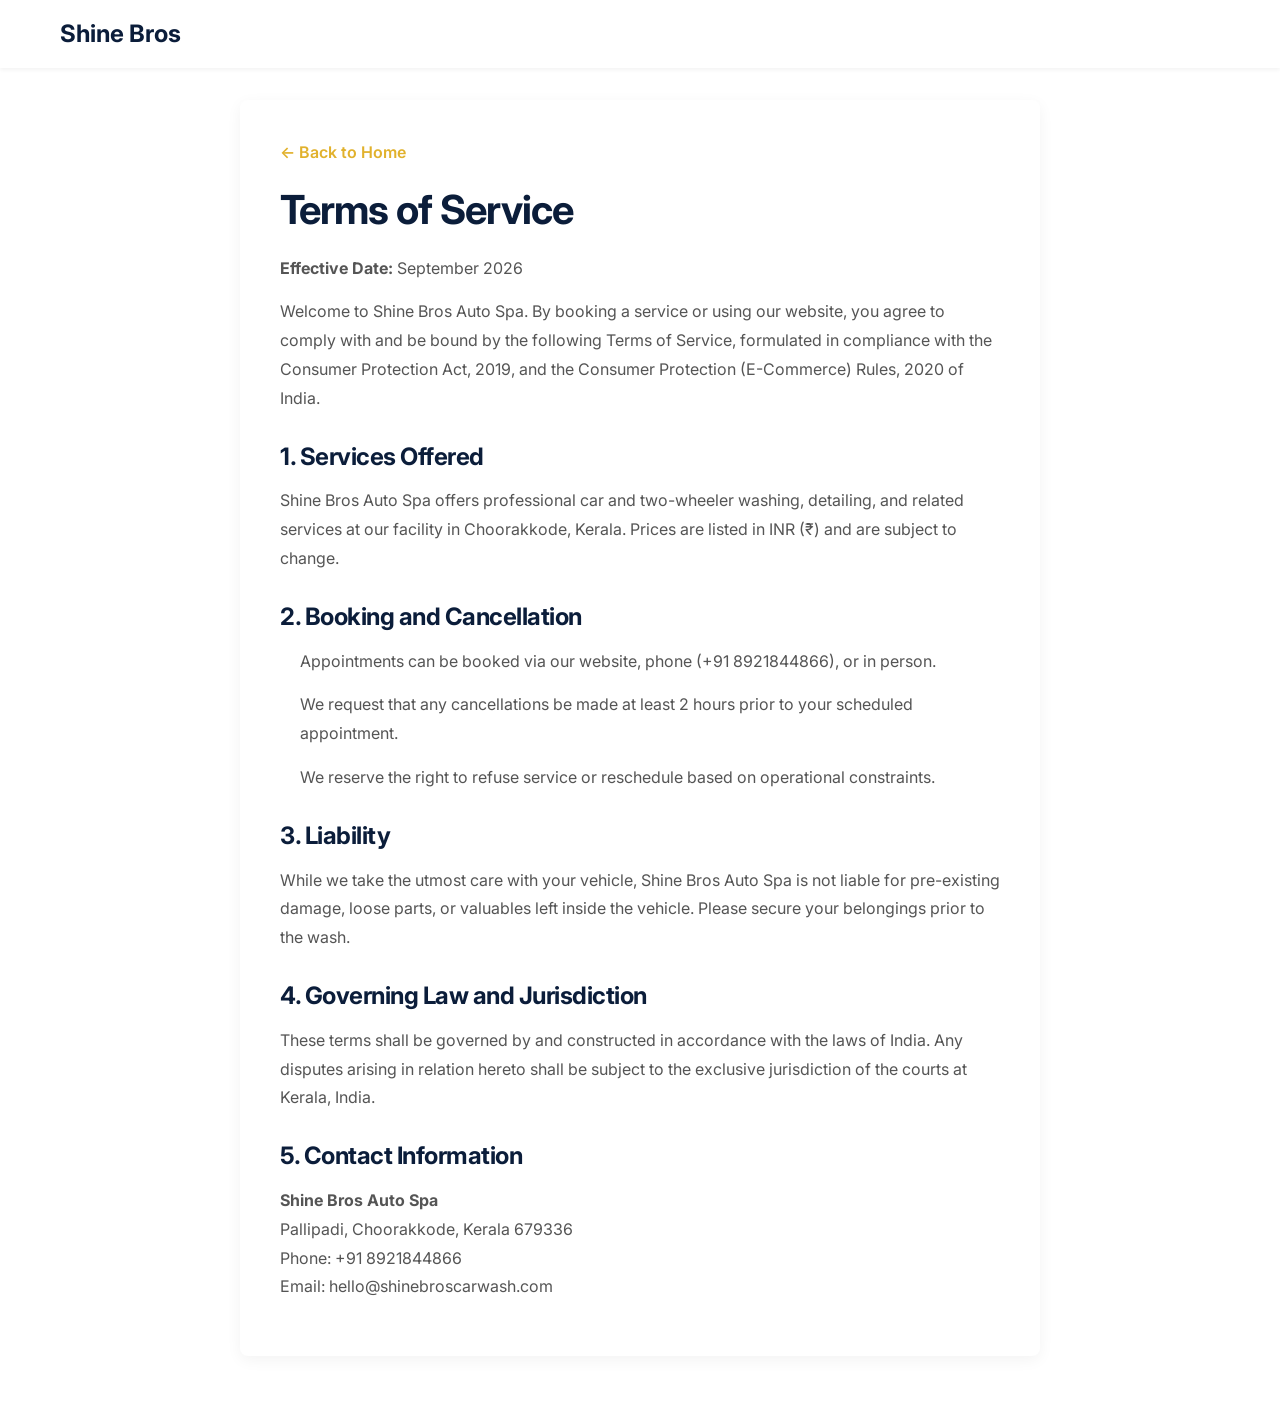
<file: terms-of-service.html>
<!DOCTYPE html>
<html lang="en">
<head>
    <meta charset="UTF-8">
    <meta name="viewport" content="width=device-width, initial-scale=1.0">
    <title>Terms of Service - Shine Bros Car Wash</title>
    <link rel="preconnect" href="https://fonts.googleapis.com">
    <link rel="preconnect" href="https://fonts.gstatic.com" crossorigin>
    <link href="https://fonts.googleapis.com/css2?family=Inter:wght@300;400;500;600;700&display=swap" rel="stylesheet">
    <link rel="stylesheet" href="styles.css">
    <style>
        .legal-container {
            max-width: 800px;
            margin: 100px auto 50px auto;
            padding: 40px;
            background: #fff;
            border-radius: 8px;
            box-shadow: 0 4px 15px rgba(0,0,0,0.05);
        }
        .legal-container h1 { font-size: 2.5rem; margin-bottom: 20px; color: var(--secondary-color); }
        .legal-container h2 { font-size: 1.5rem; margin-top: 30px; margin-bottom: 15px; color: var(--secondary-color); }
        .legal-container p, .legal-container li { margin-bottom: 15px; color: #555; line-height: 1.8; }
        .legal-container ul { margin-left: 20px; }
        .back-link { display: inline-block; margin-bottom: 20px; color: var(--primary-dark); font-weight: 600; text-decoration: none; }
        .back-link:hover { text-decoration: underline; }
    </style>
</head>
<body class="bg-gray">
    <header class="header">
        <div class="container">
            <a href="index.html" class="logo" style="text-decoration: none;">Shine Bros</a>
        </div>
    </header>

    <div class="container">
        <div class="legal-container">
            <a href="index.html" class="back-link">&larr; Back to Home</a>
            <h1>Terms of Service</h1>
            <p><strong>Effective Date:</strong> September 2026</p>
            
            <p>Welcome to Shine Bros Auto Spa. By booking a service or using our website, you agree to comply with and be bound by the following Terms of Service, formulated in compliance with the Consumer Protection Act, 2019, and the Consumer Protection (E-Commerce) Rules, 2020 of India.</p>
            
            <h2>1. Services Offered</h2>
            <p>Shine Bros Auto Spa offers professional car and two-wheeler washing, detailing, and related services at our facility in Choorakkode, Kerala. Prices are listed in INR (₹) and are subject to change.</p>

            <h2>2. Booking and Cancellation</h2>
            <ul>
                <li>Appointments can be booked via our website, phone (+91 8921844866), or in person.</li>
                <li>We request that any cancellations be made at least 2 hours prior to your scheduled appointment.</li>
                <li>We reserve the right to refuse service or reschedule based on operational constraints.</li>
            </ul>

            <h2>3. Liability</h2>
            <p>While we take the utmost care with your vehicle, Shine Bros Auto Spa is not liable for pre-existing damage, loose parts, or valuables left inside the vehicle. Please secure your belongings prior to the wash.</p>

            <h2>4. Governing Law and Jurisdiction</h2>
            <p>These terms shall be governed by and constructed in accordance with the laws of India. Any disputes arising in relation hereto shall be subject to the exclusive jurisdiction of the courts at Kerala, India.</p>

            <h2>5. Contact Information</h2>
            <p>
                <strong>Shine Bros Auto Spa</strong><br>
                Pallipadi, Choorakkode, Kerala 679336<br>
                Phone: +91 8921844866<br>
                Email: hello@shinebroscarwash.com
            </p>
        </div>
    </div>
</body>
</html>
</file>
<file: styles.css>
/* Root Variables */
:root {
    --primary-color: #fbc531; /* Yellow */
    --primary-dark: #e1b12c;
    --primary-light: #fdf3d1;
    --secondary-color: #0b1d3a; /* Dark Blue */
    --text-color: #4a4a4a; /* Gray text */
    --bg-color: #ffffff;
    --bg-gray: #f9f9f9;
    --border-color: #eaeaea;
    --font-family: 'Inter', sans-serif;
    --transition: all 0.3s ease;
    --radius: 8px;
    --shadow-sm: 0 2px 4px rgba(0,0,0,0.05);
    --shadow-md: 0 4px 8px rgba(0,0,0,0.1);
    --shadow-lg: 0 10px 20px rgba(0,0,0,0.1);
    --overlay-rgb: 11, 29, 58; /* Used for gradients over images */
    --accent-bg: #0b1d3a; /* Deep blue for dark elements in light theme */
}

[data-theme="dark"] {
    --bg-color: #121212;
    --bg-gray: #1e1e1e;
    --text-color: #e0e0e0;
    --secondary-color: #ffffff; /* White for headings on dark bg */
    --border-color: #333333;
    --shadow-sm: 0 2px 4px rgba(0,0,0,0.2);
    --shadow-md: 0 4px 8px rgba(0,0,0,0.3);
    --shadow-lg: 0 10px 20px rgba(0,0,0,0.4);
    --overlay-rgb: 18, 18, 18; /* Replaces the dark blue overlay with dark gray */
    --accent-bg: #1e1e1e; /* Dark surface for dark elements in dark theme */
}

/* Reset & Base */
* {
    margin: 0;
    padding: 0;
    box-sizing: border-box;
}

html {
    scroll-behavior: smooth;
    overflow-x: hidden;
    scroll-padding-top: 80px;
}

body {
    font-family: var(--font-family);
    color: var(--secondary-color);
    background-color: var(--bg-color);
    line-height: 1.6;
    overflow-x: hidden;
    width: 100%;
}

a {
    text-decoration: none;
    color: inherit;
    transition: var(--transition);
}

ul {
    list-style: none;
}

img {
    max-width: 100%;
    display: block;
}

.container {
    width: 100%;
    max-width: 1200px;
    margin: 0 auto;
    padding: 0 20px;
}

.text-green {
    color: var(--primary-color);
}

.text-center {
    text-align: center;
}

/* Typography */
h1, h2, h3, h4, h5, h6 {
    font-weight: 700;
    line-height: 1.2;
    margin-bottom: 1rem;
    color: var(--secondary-color);
}

h1 {
    font-size: clamp(2rem, 8vw, 3.5rem);
    letter-spacing: -1px;
}

h2 {
    font-size: clamp(1.8rem, 6vw, 2.5rem);
    letter-spacing: -0.5px;
}

p {
    margin-bottom: 1rem;
    color: var(--text-color);
}

/* Buttons */
.btn {
    display: inline-block;
    padding: 12px 24px;
    border-radius: var(--radius);
    font-weight: 600;
    font-size: 1rem;
    cursor: pointer;
    text-align: center;
    border: 2px solid transparent;
}

.btn-primary {
    background-color: var(--primary-color);
    color: var(--secondary-color);
}

.btn-primary:hover {
    background-color: var(--primary-dark);
}

.btn-outline {
    background-color: transparent;
    color: var(--secondary-color);
    border-color: var(--border-color);
}

.btn-outline:hover {
    border-color: var(--primary-color);
    color: var(--primary-color);
}

.btn-outline-light {
    background-color: transparent;
    color: #fff;
    border-color: rgba(255, 255, 255, 0.3);
}

.btn-outline-light:hover {
    background: var(--bg-color);
    color: var(--secondary-color);
    border-color: #fff;
}

/* Badges */
.badge {
    display: inline-block;
    font-size: 0.75rem;
    font-weight: 600;
    letter-spacing: 1px;
    color: var(--text-color);
    text-transform: uppercase;
    margin-bottom: 1rem;
}

.badge-line {
    display: inline-flex;
    align-items: center;
    font-size: 0.8rem;
    font-weight: 600;
    color: var(--secondary-color);
    text-transform: uppercase;
    letter-spacing: 1.5px;
    margin-bottom: 0.5rem;
}
.badge-line::before, .badge-line::after {
    content: '';
    display: block;
    width: 30px;
    height: 2px;
    background-color: var(--primary-color);
    margin: 0 10px;
}

/* Utilities */
.w-100 { width: 100%; }
.mt-3 { margin-top: 1rem; }
.mt-4 { margin-top: 1.5rem; }
.mt-5 { margin-top: 3rem; }
.mb-3 { margin-bottom: 1rem; }
.mb-4 { margin-bottom: 1.5rem; }
.pt-5 { padding-top: 3rem; }
.pb-5 { padding-bottom: 3rem; }
.d-flex { display: flex; }
.gap-3 { gap: 1rem; }
.text-center { text-align: center; }
.me-2 { margin-right: 0.5rem; }
.text-primary { color: var(--primary-color) !important; }

/* Header */
.header {
    position: fixed;
    top: 0;
    left: 0;
    width: 100%;
    background-color: var(--bg-color);
    backdrop-filter: blur(10px);
    z-index: 1000;
    padding: 15px 0;
    box-shadow: var(--shadow-sm);
    transition: var(--transition);
}

.header .container {
    display: flex;
    justify-content: space-between;
    align-items: center;
}

.logo {
    font-size: 1.5rem;
    font-weight: 700;
    display: flex;
    align-items: center;
    gap: 10px;
}

.logo .fa-leaf {
    color: var(--primary-color);
    font-size: 1.8rem;
}

.nav-list {
    display: flex;
    gap: 30px;
}

.nav-list a {
    font-weight: 500;
    color: var(--secondary-color);
    font-size: 0.95rem;
}

.nav-list a:hover, .nav-list a.active {
    color: var(--primary-color);
}

.mobile-toggle {
    display: none;
    background: rgba(0, 0, 0, 0.05);
    border: none;
    font-size: 1.5rem;
    cursor: pointer;
    color: var(--secondary-color);
    padding: 8px 12px;
    border-radius: 8px;
}

/* Hero Section */
.hero {
    padding-top: 100px;
    padding-bottom: 20px;
    background-color: var(--bg-gray);
    overflow: hidden;
    position: relative;
    min-height: 90vh;
    display: flex;
    align-items: center;
}

.hero .container {
    display: flex;
    align-items: center;
    position: relative;
    z-index: 2;
}

.hero-content {
    flex: 0 0 50%;
    max-width: 50%;
    padding: 40px 0;
}

.hero-actions {
    display: flex;
    gap: 15px;
    margin: 30px 0;
}

.trust-badges {
    display: flex;
    flex-wrap: wrap;
    gap: 20px;
    margin-top: 20px;
}

.trust-item {
    display: flex;
    align-items: center;
    gap: 8px;
    font-size: 0.9rem;
    font-weight: 500;
    color: var(--secondary-color);
}

.hero-image {
    position: absolute;
    top: 0;
    right: 0;
    width: 55%;
    height: 100%;
    z-index: 1;
}

.hero-image img {
    width: 100%;
    height: 100%;
    object-fit: cover;
    -webkit-mask-image: linear-gradient(to right, transparent 0%, black 40%);
    mask-image: linear-gradient(to right, transparent 0%, black 40%);
}

.eco-badge {
    position: absolute;
    bottom: 50px;
    left: 40px;
    background: var(--bg-color);
    padding: 15px 25px;
    border-radius: var(--radius);
    box-shadow: var(--shadow-md);
    display: flex;
    align-items: center;
    gap: 15px;
    font-weight: 700;
    color: var(--secondary-color);
}

.eco-badge .fa-leaf {
    color: var(--primary-color);
    font-size: 2rem;
}

/* Sections Global */
section {
    padding: 60px 0;
}

#services {
    padding-top: 40px;
}

/* Responsive */
@media (max-width: 992px) {
    .hero {
        min-height: auto;
        flex-direction: column-reverse;
    }
    .hero .container {
        flex-direction: column;
    }
    .hero-content {
        max-width: 100%;
        flex: 0 0 100%;
        text-align: center;
        padding-bottom: 0;
    }
    .hero-actions, .trust-badges {
        justify-content: center;
    }
    h1 {
        font-size: 2.8rem;
    }
    .hero-image {
        position: relative;
        width: 100%;
        height: 400px;
        margin-top: 40px;
        border-radius: var(--radius);
        -webkit-mask-image: none;
        mask-image: none;
    }
    .eco-badge {
        bottom: 20px;
        right: 20px;
        left: auto;
    }
}

@media (max-width: 768px) {
    .nav {
        display: none;
    }
    .nav.nav-open {
        display: block;
        position: absolute;
        top: 100%;
        left: 0;
        width: 100%;
        background-color: var(--primary-dark);
        padding: 20px;
        box-shadow: 0 10px 20px rgba(0,0,0,0.5);
        z-index: 1000;
    }
    .nav.nav-open .nav-list {
        flex-direction: column;
        align-items: center;
        gap: 15px;
    }
    .header .btn-primary {
        display: none;
    }
    .nav.nav-open .header-mobile-cta {
        display: block !important;
        text-align: center;
        margin-top: 15px;
        width: 100%;
    }
    .mobile-toggle {
        display: block;
    }
    .hero {
        padding-top: 100px;
    }

    .hero-image {
        height: 250px;
    }
    .services-header-bg {
        padding: 40px 0 100px;
    }

}

/* --- Services Section Redesign --- */
.services {
    background: linear-gradient(to bottom, rgba(var(--overlay-rgb), 0.95), rgba(var(--overlay-rgb), 0.85)), url('assets/hero_car.jpg');
    background-size: cover;
    background-position: center;
    background-attachment: fixed;
    padding: 0;
    color: #fff;
    position: relative;
}

.services-header-bg {
    padding: 80px 0 160px; /* Extra padding at bottom so cards can overlap */
    color: #fff;
}

.services-header-container {
    display: flex;
    justify-content: space-between;
    align-items: center;
    gap: 40px;
}

.services-header-left {
    flex: 1;
    max-width: 600px;
}

.services-header-left h2 {
    color: #fff;
    font-size: 3rem;
    margin-bottom: 20px;
    margin-top: 10px;
}

.services-header-left p {
    color: rgba(255, 255, 255, 0.8);
    font-size: 1.1rem;
    line-height: 1.6;
    margin-bottom: 30px;
}

.services-header-right {
    flex: 0 0 350px;
    display: flex;
    flex-direction: column;
    gap: 20px;
}

.header-trust-badge {
    display: flex;
    align-items: center;
    gap: 15px;
    background: rgba(255, 255, 255, 0.05);
    padding: 20px;
    border-radius: 12px;
    border: 1px solid rgba(255, 255, 255, 0.1);
    backdrop-filter: blur(10px);
}

.header-trust-badge .icon-wrap i {
    font-size: 1.8rem;
}

.header-trust-badge .badge-text {
    display: flex;
    flex-direction: column;
}

.header-trust-badge .badge-text strong {
    color: #fff;
    font-size: 1.1rem;
    margin-bottom: 5px;
}

.header-trust-badge .badge-text span {
    color: rgba(255, 255, 255, 0.6);
    font-size: 0.9rem;
}

.pricing-tabs {
    display: flex;
    gap: 15px;
    flex-wrap: wrap;
}

.tab-btn {
    padding: 12px 28px;
    background: rgba(255, 255, 255, 0.05);
    border: 1px solid rgba(255, 255, 255, 0.15);
    border-radius: 50px;
    color: #fff;
    font-weight: 600;
    font-size: 1rem;
    cursor: pointer;
    transition: all 0.4s cubic-bezier(0.175, 0.885, 0.32, 1.275);
    display: flex;
    align-items: center;
    gap: 10px;
    backdrop-filter: blur(10px);
    box-shadow: 0 4px 15px rgba(0, 0, 0, 0.1);
}

.tab-btn:hover {
    background: rgba(255, 255, 255, 0.15);
    transform: translateY(-3px) scale(1.02);
    box-shadow: 0 8px 25px rgba(0, 0, 0, 0.2);
    border-color: rgba(255, 255, 255, 0.3);
}

.tab-btn.active {
    background: linear-gradient(135deg, var(--primary-color), var(--primary-dark));
    border-color: transparent;
    color: var(--secondary-color);
    box-shadow: 0 8px 25px rgba(251, 197, 49, 0.4);
    transform: translateY(-2px);
}

.services-content-container {
    margin-top: -100px; /* Pull content up to overlap header */
    position: relative;
    z-index: 10;
}

.pricing-content {
    display: none;
    opacity: 0;
    transition: opacity 0.4s ease;
}

.pricing-content.active {
    display: block;
    opacity: 1;
}

.pricing-list {
    display: grid;
    grid-template-columns: repeat(auto-fit, minmax(280px, 1fr));
    gap: 25px;
}

.price-item {
    background: rgba(255, 255, 255, 0.05);
    backdrop-filter: blur(15px);
    border-radius: 12px;
    overflow: hidden;
    position: relative;
    display: flex;
    flex-direction: column;
    box-shadow: 0 10px 30px rgba(0, 0, 0, 0.2);
    border: 1px solid rgba(255, 255, 255, 0.15);
    transition: transform 0.3s ease, border-color 0.3s ease;
}

.price-item:hover {
    transform: translateY(-5px);
    border-color: rgba(251, 197, 49, 0.3);
}

.badge-popular {
    position: absolute;
    top: 15px;
    left: 15px;
    background: var(--primary-color);
    color: var(--secondary-color);
    padding: 5px 12px;
    border-radius: 20px;
    font-size: 0.8rem;
    font-weight: 700;
    z-index: 2;
    text-transform: uppercase;
}

.card-img {
    height: 200px;
    width: 100%;
    overflow: hidden;
}

.card-img img {
    width: 100%;
    height: 100%;
    object-fit: cover;
    transition: transform 0.5s ease;
}

.price-item:hover .card-img img {
    transform: scale(1.05);
}

.card-content {
    padding: 25px;
    display: flex;
    flex-direction: column;
    flex: 1;
}

.item-details {
    margin-bottom: 20px;
}

.item-details h4 {
    color: #fff;
    font-size: 1.4rem;
    margin-bottom: 8px;
    font-weight: 700;
}

.item-details p {
    font-size: 0.9rem;
    color: rgba(255, 255, 255, 0.6);
    line-height: 1.5;
}

.item-features {
    display: flex;
    flex-wrap: wrap;
    gap: 15px;
    margin-bottom: 25px;
    padding-bottom: 20px;
    border-bottom: 1px solid rgba(255, 255, 255, 0.1);
}

.item-features span {
    font-size: 0.85rem;
    color: rgba(255, 255, 255, 0.8);
    display: flex;
    align-items: center;
    gap: 6px;
}

.item-features span i {
    font-size: 0.9rem;
}

.item-prices {
    margin-top: auto;
}

.price-col {
    display: flex;
    justify-content: space-between;
    align-items: center;
}

.price-col.single-price {
    flex-direction: row;
}

.price-left {
    display: flex;
    flex-direction: column;
}

.size-label {
    font-size: 0.8rem;
    color: rgba(255, 255, 255, 0.5);
    text-transform: uppercase;
    letter-spacing: 1px;
}

.price-col strong {
    color: var(--primary-color);
    font-size: 1.8rem;
    font-weight: 800;
}

.trust-bar {
    display: flex;
    justify-content: space-between;
    background: rgba(255, 255, 255, 0.05);
    backdrop-filter: blur(15px);
    border: 1px solid rgba(255, 255, 255, 0.15);
    border-radius: 12px;
    padding: 30px 40px;
    flex-wrap: wrap;
    gap: 20px;
    box-shadow: 0 10px 30px rgba(0, 0, 0, 0.2);
}

.trust-bar-item {
    display: flex;
    align-items: center;
    gap: 15px;
}

.trust-bar-item i {
    font-size: 2rem;
}

.trust-bar-item div {
    display: flex;
    flex-direction: column;
}

.trust-bar-item div strong {
    color: #fff;
    font-size: 1.1rem;
    margin-bottom: 3px;
}

.trust-bar-item div span {
    color: rgba(255, 255, 255, 0.6);
    font-size: 0.85rem;
}

@media (max-width: 992px) {
    .services-header-container {
        flex-direction: column;
        align-items: stretch;
    }
    .services-header-right {
        width: 100%;
        flex: auto;
        align-items: stretch;
    }
    .trust-bar {
        flex-direction: column;
        align-items: flex-start;
    }
}

.text-green {
    color: var(--secondary-color);
}

/* --- Eco-Friendly Section --- */
.eco-friendly {
    background: linear-gradient(to right, rgba(var(--overlay-rgb), 0.95) 0%, rgba(var(--overlay-rgb), 0.2) 100%), url('assets/shine_bros_eco_banner_v2.jpg');
    background-size: cover;
    background-position: top center;
    color: #fff;
    padding: 100px 0;
}

.eco-friendly .container {
    display: flex;
    align-items: center;
    justify-content: space-between;
    gap: 50px;
}

.eco-content {
    flex: 1;
    max-width: 600px;
}

.eco-content h2, .eco-content p {
    color: #fff;
    text-shadow: 0 2px 10px rgba(0, 0, 0, 0.5);
}

.eco-content .text-green-light {
    color: #4ade80;
}

.badge-light {
    color: #4ade80;
}

.badge-light::before, .badge-light::after {
    background-color: #4ade80;
}

.eco-features {
    display: grid;
    grid-template-columns: 1fr 1fr;
    gap: 20px;
    margin-top: 30px;
}

.eco-features .feature {
    display: flex;
    align-items: center;
    gap: 10px;
    font-weight: 500;
}

.eco-features .fa-solid {
    color: #4ade80;
    font-size: 1.2rem;
}

.eco-video {
    flex: 0.8;
    background-color: rgba(255,255,255,0.1);
    backdrop-filter: blur(5px);
    padding: 30px;
    border-radius: var(--radius);
    display: flex;
    align-items: center;
    gap: 20px;
    border: 1px solid rgba(255,255,255,0.2);
    cursor: pointer;
    transition: var(--transition);
}

.eco-video:hover {
    background-color: rgba(255,255,255,0.15);
}

.play-btn {
    width: 60px;
    height: 60px;
    border-radius: 50%;
    background-color: #4ade80;
    color: #0e2a18;
    display: flex;
    align-items: center;
    justify-content: center;
    font-size: 1.5rem;
}

.video-text {
    display: flex;
    flex-direction: column;
}

.video-text strong {
    font-size: 1.1rem;
}

.video-text span {
    font-size: 0.9rem;
    opacity: 0.8;
}

/* --- Blog Section --- */
.blog-section {
    background-color: var(--bg-color);
}

.blog-layout {
    display: flex;
    gap: 40px;
}

.blog-main {
    flex: 3;
}

.space-between {
    display: flex;
    justify-content: space-between;
    align-items: flex-end;
}

.view-all {
    font-weight: 600;
    margin-bottom: 1rem;
}

.blog-grid {
    display: grid;
    grid-template-columns: repeat(auto-fit, minmax(280px, 1fr));
    gap: 30px;
    margin-top: 30px;
}

.blog-card {
    border-radius: var(--radius);
    overflow: hidden;
    background: var(--bg-color);
    box-shadow: var(--shadow-sm);
    transition: var(--transition);
    border: 1px solid var(--border-color);
}

.blog-card:hover {
    box-shadow: var(--shadow-md);
}

.blog-card img {
    width: 100%;
    height: 180px;
    object-fit: cover;
}

.blog-info {
    padding: 20px;
}

.blog-info h3 {
    font-size: 1.1rem;
    margin-bottom: 15px;
    line-height: 1.4;
}

.blog-footer {
    display: flex;
    justify-content: space-between;
    font-size: 0.9rem;
    color: var(--text-color);
}

.popular-searches {
    flex: 1;
    background-color: var(--bg-gray);
    padding: 30px;
    border-radius: var(--radius);
    border: 1px solid var(--border-color);
}

.popular-searches h3 {
    font-size: 1.2rem;
    margin-bottom: 20px;
    display: flex;
    align-items: center;
    gap: 10px;
}

.popular-searches ul {
    display: flex;
    flex-direction: column;
    gap: 15px;
}

.popular-searches li a {
    display: flex;
    align-items: center;
    gap: 10px;
    font-size: 0.95rem;
    color: var(--secondary-color);
    font-weight: 500;
}

.popular-searches li a:hover {
    color: var(--primary-color);
}

/* --- CTA Section --- */
.cta-section {
    background: linear-gradient(rgba(0,0,0,0.7), rgba(0,0,0,0.7)), url('assets/cta_car.jpg');
    background-size: cover;
    background-position: center;
    color: #fff;
    padding: 80px 0;
}

.cta-section .container {
    display: flex;
    align-items: center;
    justify-content: space-between;
}

.cta-content {
    max-width: 500px;
}

.cta-content h2, .cta-content p {
    color: #fff;
}

.cta-section .badge-line {
    color: var(--primary-color);
}

.cta-stats {
    display: flex;
    justify-content: center;
    gap: 50px;
    background-color: rgba(255,255,255,0.1);
    backdrop-filter: blur(10px);
    padding: 35px 60px;
    border-radius: var(--radius);
    border: 1px solid rgba(255,255,255,0.2);
}

.stat-item {
    text-align: center;
    flex: 1;
    display: flex;
    flex-direction: column;
    align-items: center;
    justify-content: center;
}

.stat-item .fa-solid, .stat-item .fa-regular {
    font-size: 2rem;
    color: var(--primary-color);
    margin-bottom: 10px;
}

.stat-item h3 {
    font-size: 2rem;
    color: #fff;
    margin-bottom: 5px;
}

.stat-item p {
    color: #ddd;
    font-size: 0.9rem;
    margin: 0;
}

/* --- Contact Section --- */
.contact-section {
    background: linear-gradient(to right, rgba(var(--overlay-rgb), 0.95), rgba(var(--overlay-rgb), 0.85)), url('assets/interior_clean.jpg');
    background-size: cover;
    background-position: center;
    background-attachment: fixed;
    padding: 80px 0;
    color: #fff;
}

.contact-section h2, .contact-section .badge-line {
    color: #fff;
}

.contact-section .badge-line::before, .contact-section .badge-line::after {
    background-color: var(--primary-color);
}

.contact-grid {
    display: grid;
    grid-template-columns: 1fr 1.5fr;
    gap: 40px;
    align-items: flex-start;
    margin-top: 50px;
}

.contact-info, .contact-form {
    background: rgba(255, 255, 255, 0.05);
    backdrop-filter: blur(15px);
    border: 1px solid rgba(255, 255, 255, 0.15);
    border-radius: 12px;
    padding: 40px;
    box-shadow: 0 10px 30px rgba(0, 0, 0, 0.2);
}

.info-item {
    display: flex;
    gap: 20px;
    margin-bottom: 30px;
}

.info-item:last-child {
    margin-bottom: 0;
}

.info-item i {
    font-size: 1.5rem;
    color: var(--primary-color);
    background: rgba(255, 255, 255, 0.1);
    width: 50px;
    height: 50px;
    display: flex;
    align-items: center;
    justify-content: center;
    border-radius: 50%;
}

.info-item h4 {
    color: #fff;
    margin-bottom: 5px;
    font-size: 1.2rem;
    font-weight: 600;
}

.info-item p, .info-item a {
    color: rgba(255, 255, 255, 0.7) !important;
    margin: 0;
    text-decoration: none !important;
    font-weight: 400 !important;
}

.contact-form {
    display: flex;
    flex-direction: column;
    gap: 20px;
}

.contact-form input, .contact-form textarea {
    width: 100%;
    padding: 15px;
    background: rgba(255, 255, 255, 0.05);
    border: 1px solid rgba(255, 255, 255, 0.2);
    border-radius: 8px;
    color: #fff;
    outline: none;
    transition: all 0.3s ease;
}

.contact-form input::placeholder, .contact-form textarea::placeholder {
    color: rgba(255, 255, 255, 0.5);
}

.contact-form input:focus, .contact-form textarea:focus {
    border-color: var(--primary-color);
    background: rgba(255, 255, 255, 0.15);
}

/* --- Footer --- */
.footer {
    background-color: #0a110d;
    color: #fff;
    padding: 80px 0 20px;
}

.footer-grid {
    display: grid;
    grid-template-columns: 2fr 1fr 1fr 1.5fr 1.5fr;
    gap: 30px;
    margin-bottom: 50px;
}

.footer-brand .logo {
    color: #fff;
    margin-bottom: 20px;
}

.footer-brand p {
    color: #999;
    font-size: 0.9rem;
    margin-bottom: 20px;
}

.social-links {
    display: flex;
    gap: 15px;
}

.social-links a {
    width: 35px;
    height: 35px;
    border-radius: 50%;
    background-color: rgba(255,255,255,0.1);
    display: flex;
    align-items: center;
    justify-content: center;
    color: #fff;
}

.social-links a:hover {
    background-color: var(--primary-color);
}

.footer h4 {
    color: #fff;
    font-size: 1.1rem;
    margin-bottom: 20px;
}

.footer-links ul, .footer-contact ul {
    display: flex;
    flex-direction: column;
    gap: 12px;
}

.footer-links a {
    color: #999;
    font-size: 0.9rem;
}

.footer-links a:hover {
    color: var(--primary-color);
}

.footer-contact li {
    color: #999;
    font-size: 0.9rem;
    display: flex;
    gap: 10px;
}

.footer-newsletter p {
    color: #999;
    font-size: 0.9rem;
    margin-bottom: 15px;
}

.newsletter-form {
    display: flex;
    flex-direction: column;
    gap: 10px;
}

.newsletter-form input {
    padding: 12px 15px;
    border-radius: var(--radius);
    border: none;
    outline: none;
}

.newsletter-form button {
    width: 100%;
}

.footer-bottom {
    display: flex;
    justify-content: space-between;
    align-items: center;
    padding-top: 20px;
    border-top: 1px solid rgba(255,255,255,0.1);
    color: #777;
    font-size: 0.9rem;
}

.footer-bottom p {
    color: #777;
    margin: 0;
}

.legal-links {
    display: flex;
    gap: 20px;
}

.legal-links a:hover {
    color: #fff;
}

/* --- Gallery Section --- */
.gallery-grid {
    display: grid;
    grid-template-columns: repeat(auto-fit, minmax(250px, 1fr));
    gap: 20px;
}

.gallery-item {
    position: relative;
    border-radius: var(--radius);
    overflow: hidden;
    height: 250px;
}

.gallery-item img {
    width: 100%;
    height: 100%;
    object-fit: cover;
    transition: var(--transition);
}

.gallery-item:hover img {
    transform: scale(1.05);
}

.video-item::after {
    content: '';
    position: absolute;
    top: 0; left: 0; right: 0; bottom: 0;
    background-color: rgba(0,0,0,0.3);
}

.play-icon {
    position: absolute;
    top: 50%;
    left: 50%;
    transform: translate(-50%, -50%);
    color: #fff;
    font-size: 3rem;
    z-index: 2;
    cursor: pointer;
}

/* --- Feedback Section --- */
.feedback-grid {
    display: grid;
    grid-template-columns: repeat(auto-fit, minmax(280px, 1fr));
    gap: 30px;
}

.feedback-card {
    background: var(--bg-color);
    padding: 30px;
    border-radius: var(--radius);
    box-shadow: var(--shadow-sm);
    text-align: center;
}

.stars {
    color: var(--primary-color);
    margin-bottom: 15px;
}

.feedback-card p {
    font-style: italic;
    margin-bottom: 20px;
}

.feedback-card h4 {
    color: var(--secondary-color);
    font-weight: 700;
}

/* --- Booking Form in CTA --- */
.booking-form {
    background: rgba(255, 255, 255, 0.1);
    backdrop-filter: blur(10px);
    padding: 30px;
    border-radius: var(--radius);
    margin-top: 30px;
    border: 1px solid rgba(255, 255, 255, 0.2);
}

.form-group {
    display: flex;
    gap: 15px;
    margin-bottom: 15px;
}

.form-group input, .form-group select {
    flex: 1;
    padding: 12px 15px;
    border-radius: var(--radius);
    border: none;
    outline: none;
    font-family: inherit;
}

.booking-form button {
    width: 100%;
    margin-top: 10px;
}

/* Responsive Updates */
@media (max-width: 1200px) {
    .footer-grid {
        grid-template-columns: repeat(3, 1fr);
    }
    .footer-newsletter {
        grid-column: span 3;
    }
}

@media (max-width: 992px) {
    .blog-layout {
        flex-direction: column;
    }
    .eco-friendly .container {
        flex-direction: column;
    }
    .eco-content, .eco-video {
        width: 100%;
        max-width: 100%;
    }
    .cta-section .container {
        flex-direction: column;
        text-align: center;
        gap: 40px;
    }
    .cta-content {
        margin: 0 auto;
    }
    .cta-content .d-flex {
        justify-content: center;
        flex-direction: row;
        width: 100%;
    }
    .cta-content .d-flex .btn {
        flex: 1;
        padding: 12px 10px;
        font-size: 1rem;
        display: flex;
        justify-content: center;
        align-items: center;
    }
}

@media (max-width: 768px) {
    .eco-features {
        grid-template-columns: 1fr;
    }
    .pricing-list, .blog-grid, .feedback-grid {
        grid-template-columns: 1fr;
    }
    .gallery-grid {
        grid-template-columns: repeat(auto-fit, minmax(150px, 1fr));
    }
    .space-between {
        flex-direction: column;
        align-items: flex-start;
        gap: 10px;
    }
    .cta-stats {
        flex-direction: column;
        gap: 0;
        width: 100%;
        padding: 10px 30px;
        margin: 0 auto;
        align-items: stretch;
        justify-content: center;
        text-align: center;
    }
    .cta-stats .stat-item {
        padding: 30px 0;
        border-bottom: 1px solid rgba(255, 255, 255, 0.15);
    }
    .cta-stats .stat-item:last-child {
        border-bottom: none;
    }
    .footer-grid {
        grid-template-columns: 1fr;
    }
    .footer {
        padding-bottom: 120px;
    }
    .footer-newsletter {
        grid-column: span 1;
    }
    .contact-grid {
        grid-template-columns: 1fr;
    }
    .form-group {
        flex-direction: column;
    }
    .footer-bottom {
        flex-direction: column;
        gap: 15px;
        text-align: center;
    }
}

/* --- Booking Modal --- */
.modal-overlay {
    display: none;
    position: fixed;
    top: 0;
    left: 0;
    width: 100%;
    height: 100%;
    background-color: rgba(0, 0, 0, 0.8);
    z-index: 2000;
    backdrop-filter: blur(5px);
    justify-content: center;
    align-items: center;
}

.modal-overlay.active {
    display: flex;
    animation: fadeIn 0.3s ease;
}

.modal-container {
    background: var(--bg-color);
    width: 90%;
    max-width: 600px;
    border-radius: var(--radius);
    padding: 40px;
    position: relative;
    box-shadow: 0 15px 50px rgba(0,0,0,0.3);
    animation: slideUp 0.3s ease;
}

.close-modal {
    position: absolute;
    top: 20px;
    right: 20px;
    font-size: 1.5rem;
    color: #999;
    cursor: pointer;
    transition: var(--transition);
}

.close-modal:hover {
    color: var(--secondary-color);
}

.modal-header p {
    color: #666;
    margin-bottom: 30px;
}

.booking-form-modal .form-group {
    display: block;
    margin-bottom: 20px;
}

.booking-form-modal .form-group-row {
    display: flex;
    gap: 20px;
}

.booking-form-modal .form-group-row .form-group {
    flex: 1;
}

.booking-form-modal label {
    display: block;
    margin-bottom: 8px;
    font-weight: 600;
    font-size: 0.9rem;
    color: var(--secondary-color);
}

.booking-form-modal input, .booking-form-modal select {
    width: 100%;
    padding: 12px 15px;
    border: 1px solid var(--border-color);
    border-radius: var(--radius);
    font-family: inherit;
    font-size: 1rem;
    transition: var(--transition);
}

.booking-form-modal input:focus, .booking-form-modal select:focus {
    outline: none;
    border-color: var(--primary-color);
}

@keyframes fadeIn {
    from { opacity: 0; }
    to { opacity: 1; }
}

@keyframes slideUp {
    from { transform: translateY(30px); opacity: 0; }
    to { transform: translateY(0); opacity: 1; }
}

/* --- Blog Post Detail Pages --- */
.blog-post-header {
    background-color: var(--accent-bg);
    color: #fff;
    padding: 120px 0 60px;
    text-align: center;
}

.blog-post-header h1 {
    font-size: 2.5rem;
    margin-bottom: 20px;
    color: #fff;
}

.blog-meta {
    color: rgba(255, 255, 255, 0.7);
    font-size: 0.95rem;
}

.blog-post-content {
    max-width: 800px;
    margin: 60px auto;
    padding: 0 20px;
    line-height: 1.8;
    color: #444;
}

.blog-post-content h2 {
    color: var(--secondary-color);
    margin: 40px 0 20px;
    font-size: 1.8rem;
}

.blog-post-content h3 {
    color: var(--secondary-color);
    margin: 30px 0 15px;
    font-size: 1.4rem;
}

.blog-post-content p {
    margin-bottom: 20px;
    font-size: 1.1rem;
}

.blog-post-content ul, .blog-post-content ol {
    margin-bottom: 20px;
    padding-left: 20px;
    font-size: 1.1rem;
}

.blog-post-content li {
    margin-bottom: 10px;
}

.blog-post-image {
    width: 100%;
    border-radius: var(--radius);
    margin-bottom: 40px;
    box-shadow: var(--shadow-sm);
}

.back-to-blog {
    display: inline-block;
    margin-top: 40px;
    color: var(--primary-color);
    font-weight: 600;
    text-decoration: none;
    font-size: 1.1rem;
}

.back-to-blog:hover {
    color: var(--secondary-color);
}

/* Promotional Popups */
.promo-popup-overlay {
    position: fixed;
    top: 0;
    left: 0;
    width: 100%;
    height: 100vh;
    background-color: rgba(0, 0, 0, 0.7); /* Dark transparent backdrop */
    backdrop-filter: blur(5px);
    z-index: 9999;
    display: flex;
    justify-content: center;
    align-items: center;
    opacity: 0;
    visibility: hidden;
    transition: opacity 0.3s ease, visibility 0.3s ease;
}

.promo-popup-overlay.active {
    opacity: 1;
    visibility: visible;
}

.promo-popup-modal {
    background: var(--bg-color);
    border-radius: 20px;
    box-shadow: var(--shadow-lg);
    position: relative;
    overflow-y: auto;
    overflow-x: hidden;
    max-height: 90vh;
    display: flex;
    transform: scale(0.94);
    transition: transform 0.3s cubic-bezier(0.175, 0.885, 0.32, 1.275);
    margin: auto; /* Ensure strict centering */
}

.promo-popup-overlay.active .promo-popup-modal {
    transform: scale(1);
}

.promo-close-btn {
    position: absolute;
    top: 15px;
    right: 15px;
    background: rgba(255, 255, 255, 0.9);
    color: #333;
    border: none;
    width: 32px;
    height: 32px;
    border-radius: 50%;
    cursor: pointer;
    font-size: 1.1rem;
    display: flex;
    align-items: center;
    justify-content: center;
    z-index: 10;
    box-shadow: 0 2px 5px rgba(0,0,0,0.2);
    transition: var(--transition);
}

.promo-close-btn:hover {
    background: var(--primary-color);
    color: #fff;
}

/* Popup 1: Timer Offer */
.promo-popup-1 {
    width: 700px;
    height: 420px;
    flex-direction: row;
}

.promo-popup-1 .promo-img-wrapper {
    width: 45%;
    height: 100%;
}

.promo-popup-1 .promo-img-wrapper img {
    width: 100%;
    height: 100%;
    object-fit: cover;
}

.promo-popup-1 .promo-content {
    width: 55%;
    padding: 40px;
    display: flex;
    flex-direction: column;
    justify-content: center;
    background: var(--bg-color);
    color: var(--secondary-color);
}

.promo-badge {
    background-color: rgba(255, 201, 40, 0.2);
    color: #cca320; /* Darker yellow for contrast on white */
    padding: 6px 12px;
    border-radius: 20px;
    font-size: 0.75rem;
    font-weight: 700;
    letter-spacing: 1px;
    display: inline-block;
    align-self: flex-start;
    margin-bottom: 15px;
}

.promo-headline {
    font-size: 1.8rem;
    color: var(--secondary-color);
    margin-bottom: 10px;
    line-height: 1.2;
}

.promo-subheading {
    font-size: 0.9rem;
    color: var(--text-color);
    margin-bottom: 15px;
}

.promo-offer {
    font-size: 2.5rem;
    font-weight: 800;
    color: var(--primary-color);
    margin-bottom: 5px;
}

.promo-supporting {
    font-size: 0.95rem;
    margin-bottom: 25px;
    font-weight: 500;
}

.promo-btn {
    background-color: var(--primary-color);
    color: var(--secondary-color) !important;
    font-weight: 700;
    border-radius: 8px;
    padding: 12px 24px;
    text-align: center;
    width: 100%;
    transition: var(--transition);
    display: inline-block;
    border: 2px solid transparent;
}

.promo-btn:hover {
    background-color: var(--primary-dark);
    transform: translateY(-2px);
    color: var(--secondary-color) !important;
}

.promo-popup-1 .promo-secondary-text {
    font-size: 0.75rem;
    color: rgba(0, 0, 0, 0.4);
    text-align: center;
    margin-top: 15px;
    display: block;
}

.promo-popup-2 .promo-secondary-text {
    font-size: 0.75rem;
    color: rgba(255, 255, 255, 0.5);
    text-align: center;
    margin-top: 15px;
    display: block;
}

/* Popup 2: Scroll Offer */
.promo-popup-2 {
    width: 750px;
    background-color: var(--accent-bg);
    color: #fff;
    display: flex;
    flex-direction: row;
}

.promo-popup-2 .promo-close-btn {
    color: #fff;
    background: rgba(255, 255, 255, 0.1);
}

.promo-popup-2 .promo-close-btn:hover {
    background: var(--primary-color);
    color: var(--secondary-color);
}

.promo-popup-overlay.scroll-trigger {
    align-items: flex-end;
    padding-bottom: 30px;
}

.promo-popup-overlay.scroll-trigger .promo-popup-modal {
    transform: translateY(100px);
    opacity: 0;
    transition: transform 0.4s ease, opacity 0.4s ease;
}

.promo-popup-overlay.scroll-trigger.active .promo-popup-modal {
    transform: translateY(0);
    opacity: 1;
}

.promo-popup-2 .promo-img-wrapper {
    width: 40%;
}

.promo-popup-2 .promo-img-wrapper img {
    width: 100%;
    height: 100%;
    object-fit: cover;
}

.promo-popup-2 .promo-content {
    width: 60%;
    padding: 40px;
}

.promo-popup-2 .promo-headline {
    font-size: 1.6rem;
    margin-top: 0;
}

.promo-popup-2 .promo-text {
    color: rgba(255, 255, 255, 0.8);
    font-size: 0.9rem;
    margin-bottom: 20px;
}

.promo-cards {
    display: flex;
    gap: 15px;
    margin-bottom: 25px;
}

.promo-card {
    background: rgba(255, 255, 255, 0.1);
    padding: 15px;
    border-radius: 10px;
    flex: 1;
    border: 1px solid rgba(255, 255, 255, 0.2);
}

.promo-card h4 {
    font-size: 0.85rem;
    color: #fff;
    margin-bottom: 5px;
    margin-top: 0;
}

.promo-card span {
    color: var(--primary-color);
    font-weight: 700;
    font-size: 1.1rem;
}

.promo-actions {
    display: flex;
    gap: 15px;
}

.promo-btn-secondary {
    border: 2px solid rgba(255, 255, 255, 0.3);
    color: #fff !important;
    background: transparent;
    border-radius: 8px;
    padding: 10px 20px;
    font-weight: 600;
    flex: 1;
    text-align: center;
    transition: var(--transition);
}

.promo-btn-secondary:hover {
    border-color: #fff;
    background: rgba(255, 255, 255, 0.1);
}

.promo-popup-2 .promo-btn {
    flex: 1;
    padding: 12px 20px;
}

/* Mobile Responsiveness */
@media (max-width: 768px) {
    .promo-popup-1, .promo-popup-2 {
        flex-direction: column;
        width: 92vw;
        height: auto;
    }

    .promo-popup-1 .promo-img-wrapper, .promo-popup-2 .promo-img-wrapper {
        width: 100%;
        height: 200px;
    }

    .promo-popup-1 .promo-content, .promo-popup-2 .promo-content {
        width: 100%;
        padding: 25px;
    }
    
    .promo-headline {
        font-size: 1.4rem;
    }
    
    .promo-popup-2 .promo-headline {
        font-size: 1.3rem;
    }
    
    .promo-offer {
        font-size: 2rem;
    }
    
    .promo-cards {
        flex-direction: column;
        gap: 10px;
    }
    
    .promo-actions {
        flex-direction: column;
    }
    
    .promo-popup-overlay.scroll-trigger {
        padding-bottom: 20px;
        align-items: center;
    }
}

/* ============================
   Floating Action Buttons
   ============================ */
.floating-actions {
    position: fixed;
    bottom: 30px;
    right: 30px;
    display: flex;
    flex-direction: column;
    gap: 14px;
    z-index: 8000;
}

.fab-whatsapp {
    width: 56px;
    height: 56px;
    border-radius: 50%;
    background: #25D366;
    color: #fff;
    display: flex;
    align-items: center;
    justify-content: center;
    font-size: 1.7rem;
    box-shadow: 0 4px 14px rgba(37, 211, 102, 0.45);
    transition: transform 0.3s ease, box-shadow 0.3s ease;
    cursor: pointer;
}

.fab-whatsapp:hover {
    transform: scale(1.12);
    box-shadow: 0 6px 20px rgba(37, 211, 102, 0.6);
}

.fab-chatbot {
    width: 56px;
    height: 56px;
    border-radius: 50%;
    background: var(--accent-bg);
    color: var(--primary-color);
    border: none;
    display: flex;
    align-items: center;
    justify-content: center;
    font-size: 1.5rem;
    box-shadow: 0 4px 14px rgba(var(--overlay-rgb), 0.4);
    cursor: pointer;
    transition: transform 0.3s ease, box-shadow 0.3s ease;
    animation: chatPulse 2.5s infinite;
}

.fab-chatbot:hover {
    transform: scale(1.12);
    box-shadow: 0 6px 20px rgba(var(--overlay-rgb), 0.55);
}

@keyframes chatPulse {
    0%, 100% { box-shadow: 0 4px 14px rgba(var(--overlay-rgb), 0.4); }
    50% { box-shadow: 0 4px 24px rgba(251, 197, 49, 0.5); }
}

/* ============================
   Chatbot Widget
   ============================ */
.chatbot-widget {
    position: fixed;
    bottom: 110px;
    right: 30px;
    width: 380px;
    max-height: 520px;
    background: var(--bg-color);
    border-radius: 16px;
    box-shadow: 0 12px 40px rgba(0, 0, 0, 0.18);
    z-index: 8500;
    display: flex;
    flex-direction: column;
    overflow: hidden;
    opacity: 0;
    visibility: hidden;
    transform: translateY(20px) scale(0.96);
    transition: opacity 0.3s ease, visibility 0.3s ease, transform 0.3s cubic-bezier(0.175, 0.885, 0.32, 1.275);
}

.chatbot-widget.active {
    opacity: 1;
    visibility: visible;
    transform: translateY(0) scale(1);
}

/* Header */
.chatbot-header {
    background: var(--accent-bg);
    color: #fff;
    padding: 16px 20px;
    display: flex;
    align-items: center;
    justify-content: space-between;
}

.chatbot-header-info {
    display: flex;
    align-items: center;
    gap: 12px;
}

.chatbot-avatar {
    width: 38px;
    height: 38px;
    border-radius: 50%;
    background: var(--primary-color);
    color: var(--secondary-color);
    display: flex;
    align-items: center;
    justify-content: center;
    font-size: 1rem;
}

.chatbot-header-info strong {
    display: block;
    font-size: 1rem;
}

.chatbot-status {
    font-size: 0.75rem;
    color: #25D366;
    display: flex;
    align-items: center;
    gap: 4px;
}

.chatbot-status::before {
    content: '';
    width: 7px;
    height: 7px;
    border-radius: 50%;
    background: #25D366;
    display: inline-block;
}

.chatbot-close {
    background: none;
    border: none;
    color: rgba(255, 255, 255, 0.7);
    font-size: 1.2rem;
    cursor: pointer;
    transition: var(--transition);
    padding: 4px;
}

.chatbot-close:hover {
    color: #fff;
}

/* Messages Area */
.chatbot-messages {
    flex: 1;
    overflow-y: auto;
    padding: 18px;
    display: flex;
    flex-direction: column;
    gap: 12px;
    min-height: 220px;
    max-height: 300px;
    background: var(--bg-gray);
}

/* Message Bubbles */
.chat-msg {
    max-width: 85%;
    padding: 12px 16px;
    border-radius: 14px;
    font-size: 0.88rem;
    line-height: 1.5;
    animation: msgIn 0.3s ease;
}

@keyframes msgIn {
    from { opacity: 0; transform: translateY(8px); }
    to { opacity: 1; transform: translateY(0); }
}

.chat-msg.bot {
    background: var(--bg-color);
    color: var(--secondary-color);
    border-bottom-left-radius: 4px;
    align-self: flex-start;
    box-shadow: 0 1px 4px rgba(0, 0, 0, 0.06);
}

.chat-msg.user {
    background: var(--accent-bg);
    color: #fff;
    border-bottom-right-radius: 4px;
    align-self: flex-end;
}

.chat-msg a {
    color: var(--primary-color);
    font-weight: 600;
    text-decoration: underline;
}

.chat-msg.user a {
    color: var(--primary-color);
}

.chat-msg .msg-link-row {
    display: flex;
    gap: 8px;
    flex-wrap: wrap;
    margin-top: 8px;
}

.chat-msg .msg-link-row a {
    display: inline-flex;
    align-items: center;
    gap: 5px;
    background: rgba(251, 197, 49, 0.15);
    color: var(--secondary-color);
    padding: 5px 12px;
    border-radius: 20px;
    font-size: 0.8rem;
    font-weight: 600;
    text-decoration: none;
    transition: var(--transition);
}

.chat-msg .msg-link-row a:hover {
    background: var(--primary-color);
    color: var(--secondary-color);
}

/* Typing Indicator */
.typing-indicator {
    display: flex;
    gap: 4px;
    padding: 12px 16px;
    align-self: flex-start;
}

.typing-indicator span {
    width: 8px;
    height: 8px;
    border-radius: 50%;
    background: #ccc;
    animation: typeBounce 1.2s infinite ease-in-out;
}

.typing-indicator span:nth-child(2) { animation-delay: 0.15s; }
.typing-indicator span:nth-child(3) { animation-delay: 0.3s; }

@keyframes typeBounce {
    0%, 60%, 100% { transform: translateY(0); background: #ccc; }
    30% { transform: translateY(-6px); background: var(--primary-color); }
}

/* Quick Actions */
.chatbot-quick-actions {
    padding: 8px 18px 12px;
    display: flex;
    flex-wrap: wrap;
    gap: 6px;
    background: var(--bg-color);
    border-top: 1px solid var(--border-color);
}

.chatbot-quick-actions button {
    background: var(--bg-gray);
    border: 1px solid var(--border-color);
    padding: 6px 14px;
    border-radius: 20px;
    font-size: 0.78rem;
    font-weight: 600;
    color: var(--text-color);
    cursor: pointer;
    transition: var(--transition);
}

.chatbot-quick-actions button:hover {
    background: var(--primary-color);
    color: var(--secondary-color);
}

/* Input Area */
.chatbot-input-area {
    display: flex;
    padding: 12px 14px;
    gap: 8px;
    border-top: 1px solid var(--border-color);
    background: var(--bg-color);
}

.chatbot-input-area input {
    flex: 1;
    border: 1px solid var(--border-color);
    background: var(--bg-color);
    color: var(--text-color);
    border-radius: 25px;
    padding: 10px 18px;
    font-size: 0.88rem;
    font-family: var(--font-family);
    outline: none;
    transition: var(--transition);
}

.chatbot-input-area input:focus {
    border-color: var(--primary-color);
    box-shadow: 0 0 0 3px rgba(251, 197, 49, 0.15);
}

.chatbot-input-area button {
    width: 42px;
    height: 42px;
    border: none;
    border-radius: 50%;
    background: var(--primary-color);
    color: var(--secondary-color);
    font-size: 1rem;
    cursor: pointer;
    display: flex;
    align-items: center;
    justify-content: center;
    transition: var(--transition);
}

.chatbot-input-area button:hover {
    background: var(--primary-dark);
    transform: scale(1.05);
}

/* Mobile Responsiveness */
@media (max-width: 480px) {
    .floating-actions {
        bottom: 20px;
        right: 16px;
        gap: 10px;
    }

    .fab-whatsapp, .fab-chatbot {
        width: 50px;
        height: 50px;
        font-size: 1.4rem;
    }

    .chatbot-widget {
        width: calc(100% - 32px);
        right: 16px;
        bottom: 96px;
        max-height: 70vh;
    }
}

/* ============================
   SCROLL ANIMATIONS
   ============================ */

/* Base hidden state for all animated elements */
.reveal {
    opacity: 0;
    will-change: transform, opacity, filter;
    transition: 
        opacity 0.5s cubic-bezier(0.25, 0.46, 0.45, 0.94),
        transform 0.5s cubic-bezier(0.25, 0.46, 0.45, 0.94),
        filter 0.5s cubic-bezier(0.25, 0.46, 0.45, 0.94);
}

/* Visible state */
.reveal.visible {
    opacity: 1 !important;
    transform: none !important;
    filter: none !important;
}

/* --- Animation Variants --- */

/* Fade Up (default) */
.reveal.fade-up {
    transform: translateY(30px);
}

/* Fade Down */
.reveal.fade-down {
    transform: translateY(-30px);
}

/* Fade Left */
.reveal.fade-left {
    transform: translateX(-40px);
}

/* Fade Right */
.reveal.fade-right {
    transform: translateX(40px);
}

/* Scale In */
.reveal.scale-in {
    transform: scale(0.92);
}

/* Blur In */
.reveal.blur-in {
    filter: blur(6px);
    transform: translateY(15px);
}

/* Rotate In */
.reveal.rotate-in {
    transform: perspective(800px) rotateY(8deg) translateX(20px);
}

/* --- Stagger Delays for children --- */
.reveal.delay-1 { transition-delay: 0.05s; }
.reveal.delay-2 { transition-delay: 0.1s; }
.reveal.delay-3 { transition-delay: 0.15s; }
.reveal.delay-4 { transition-delay: 0.2s; }
.reveal.delay-5 { transition-delay: 0.25s; }
.reveal.delay-6 { transition-delay: 0.3s; }

/* Accessibility: Disable animations for users who prefer reduced motion */
@media (prefers-reduced-motion: reduce) {
    .reveal {
        opacity: 1 !important;
        transform: none !important;
        filter: none !important;
        transition: none !important;
    }
}
</file>
